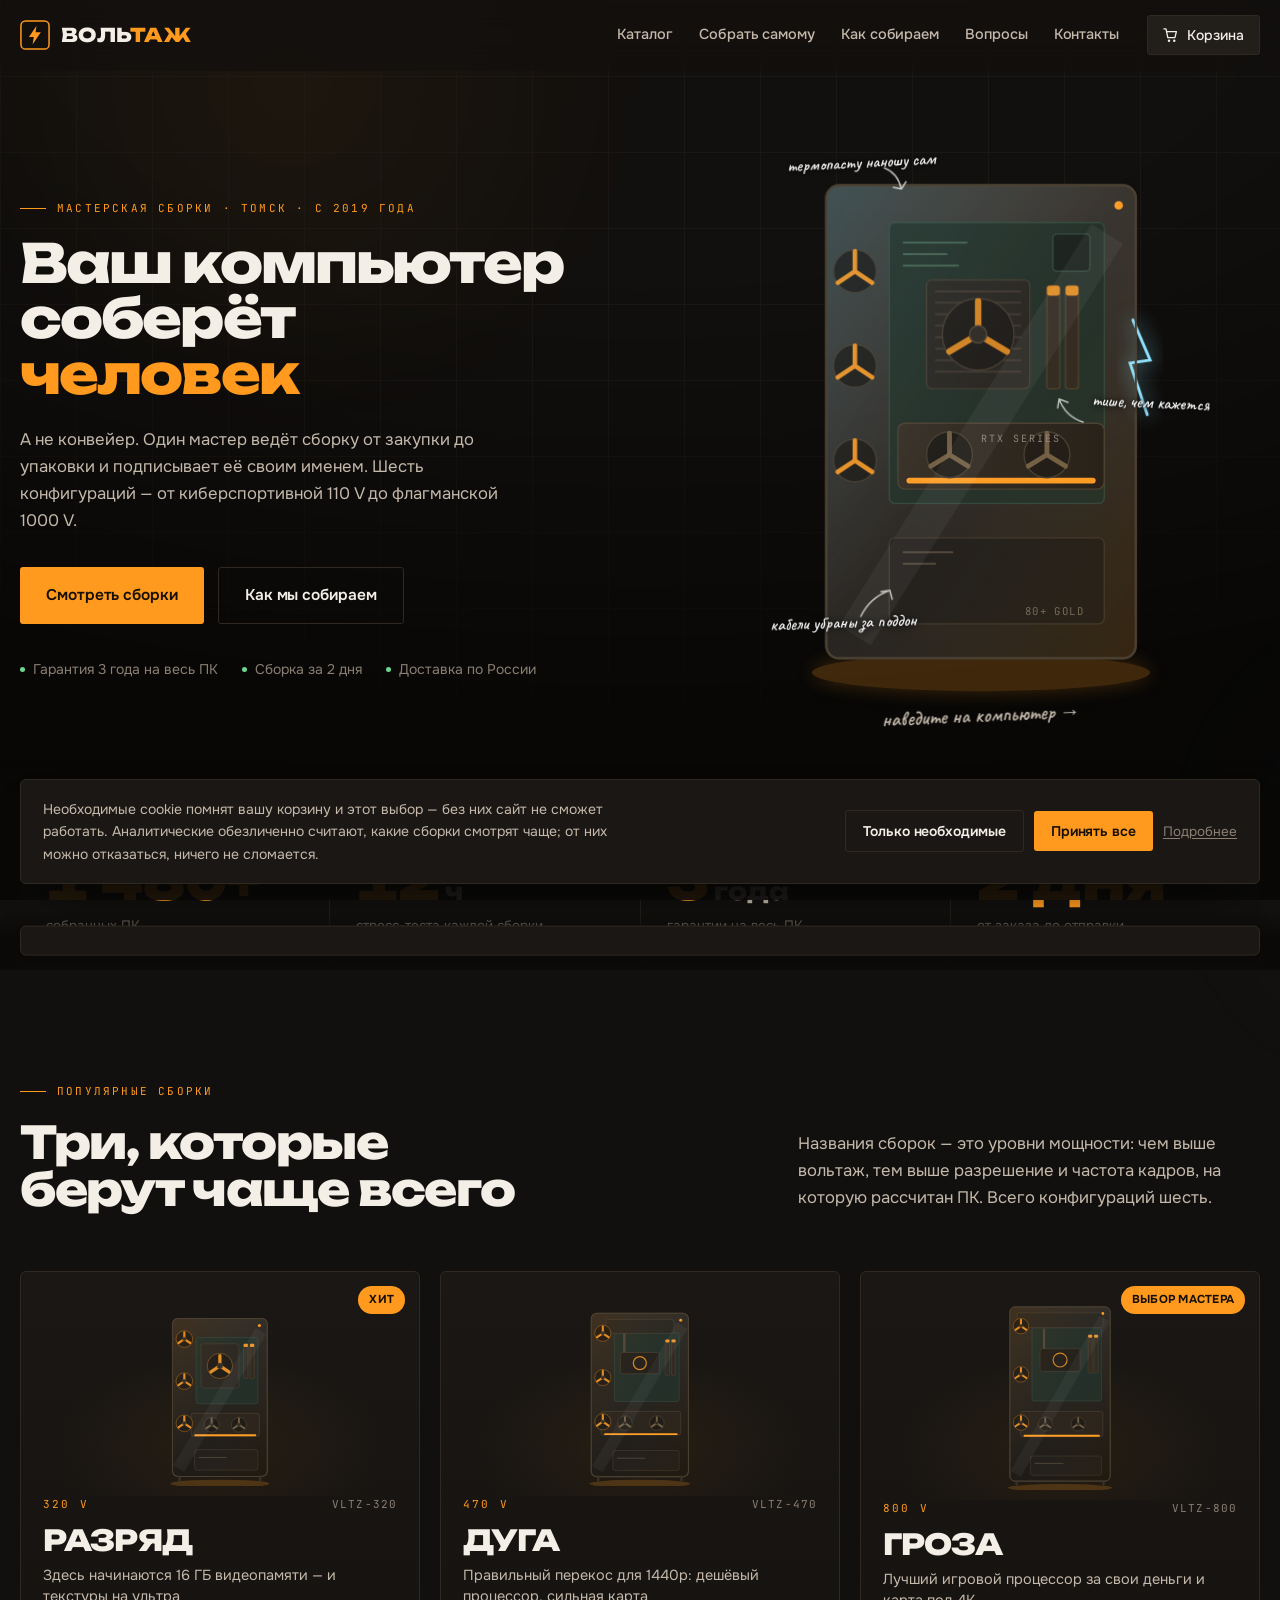
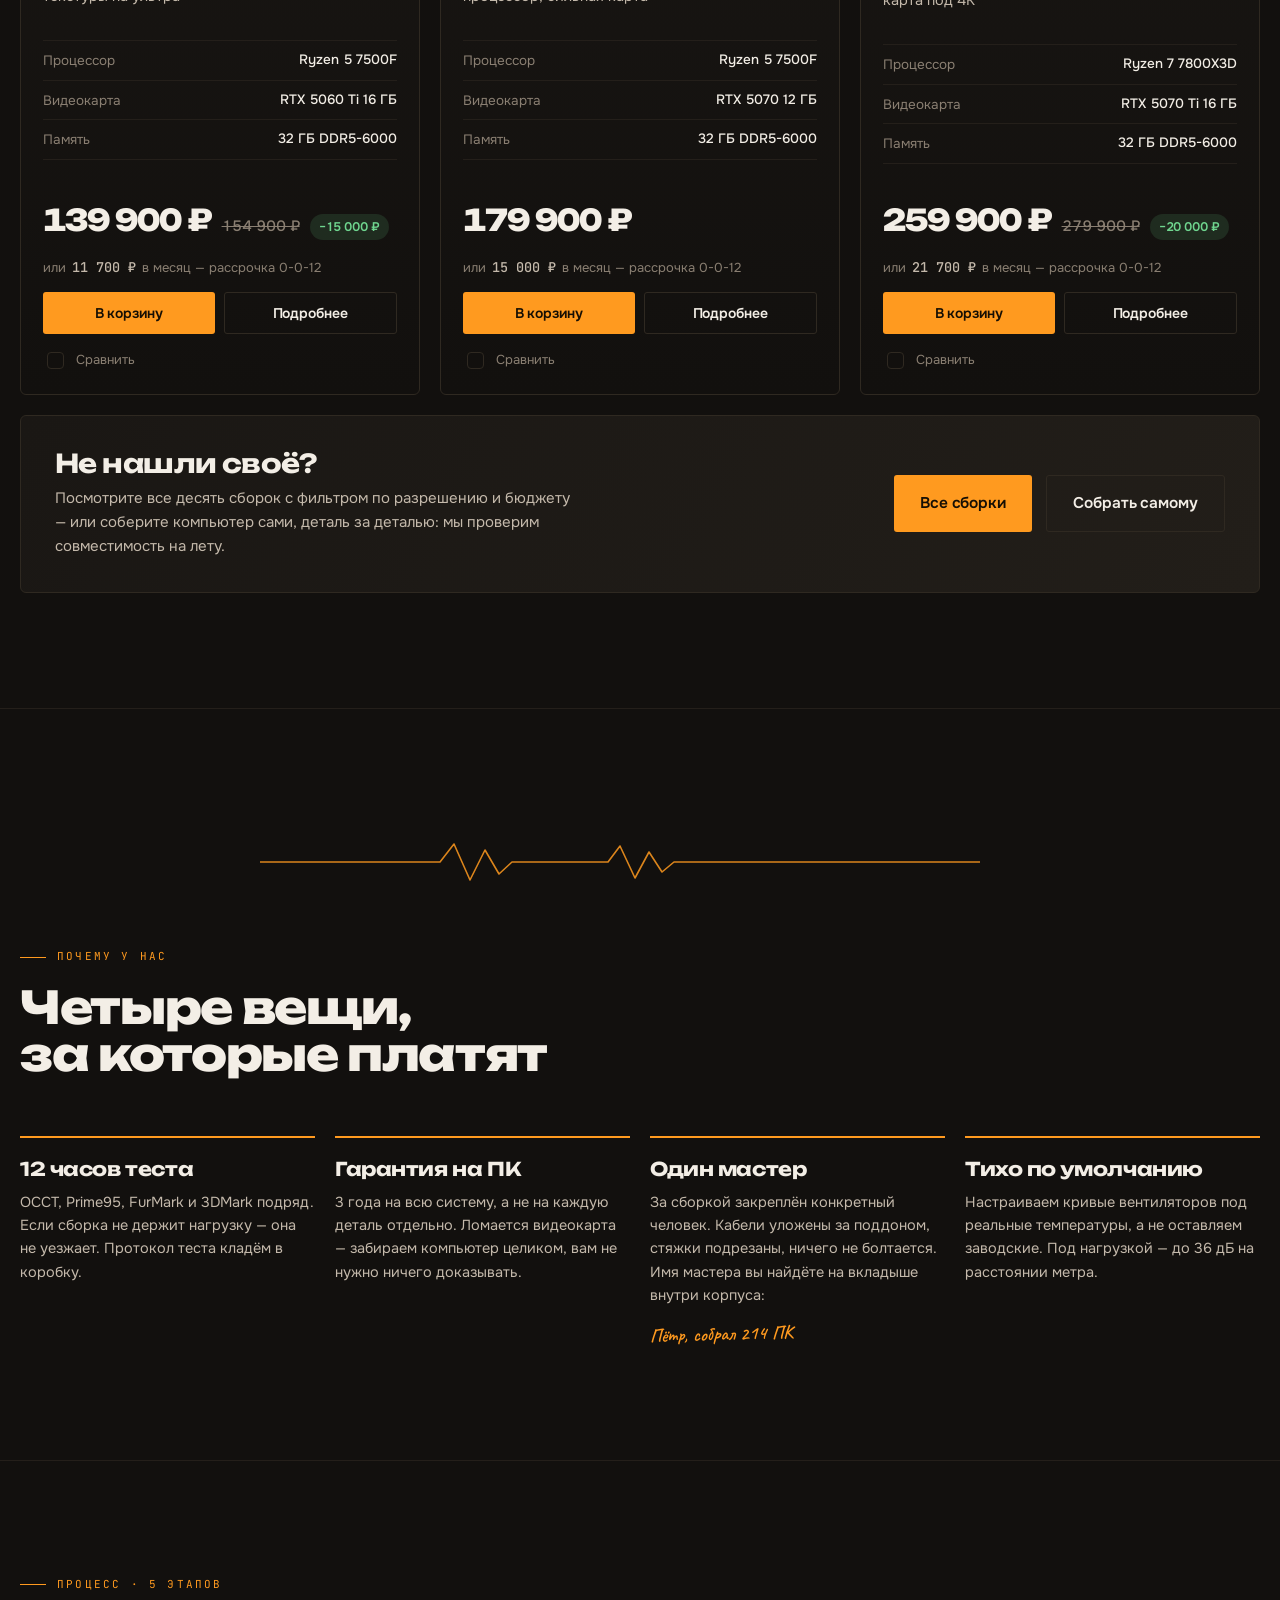
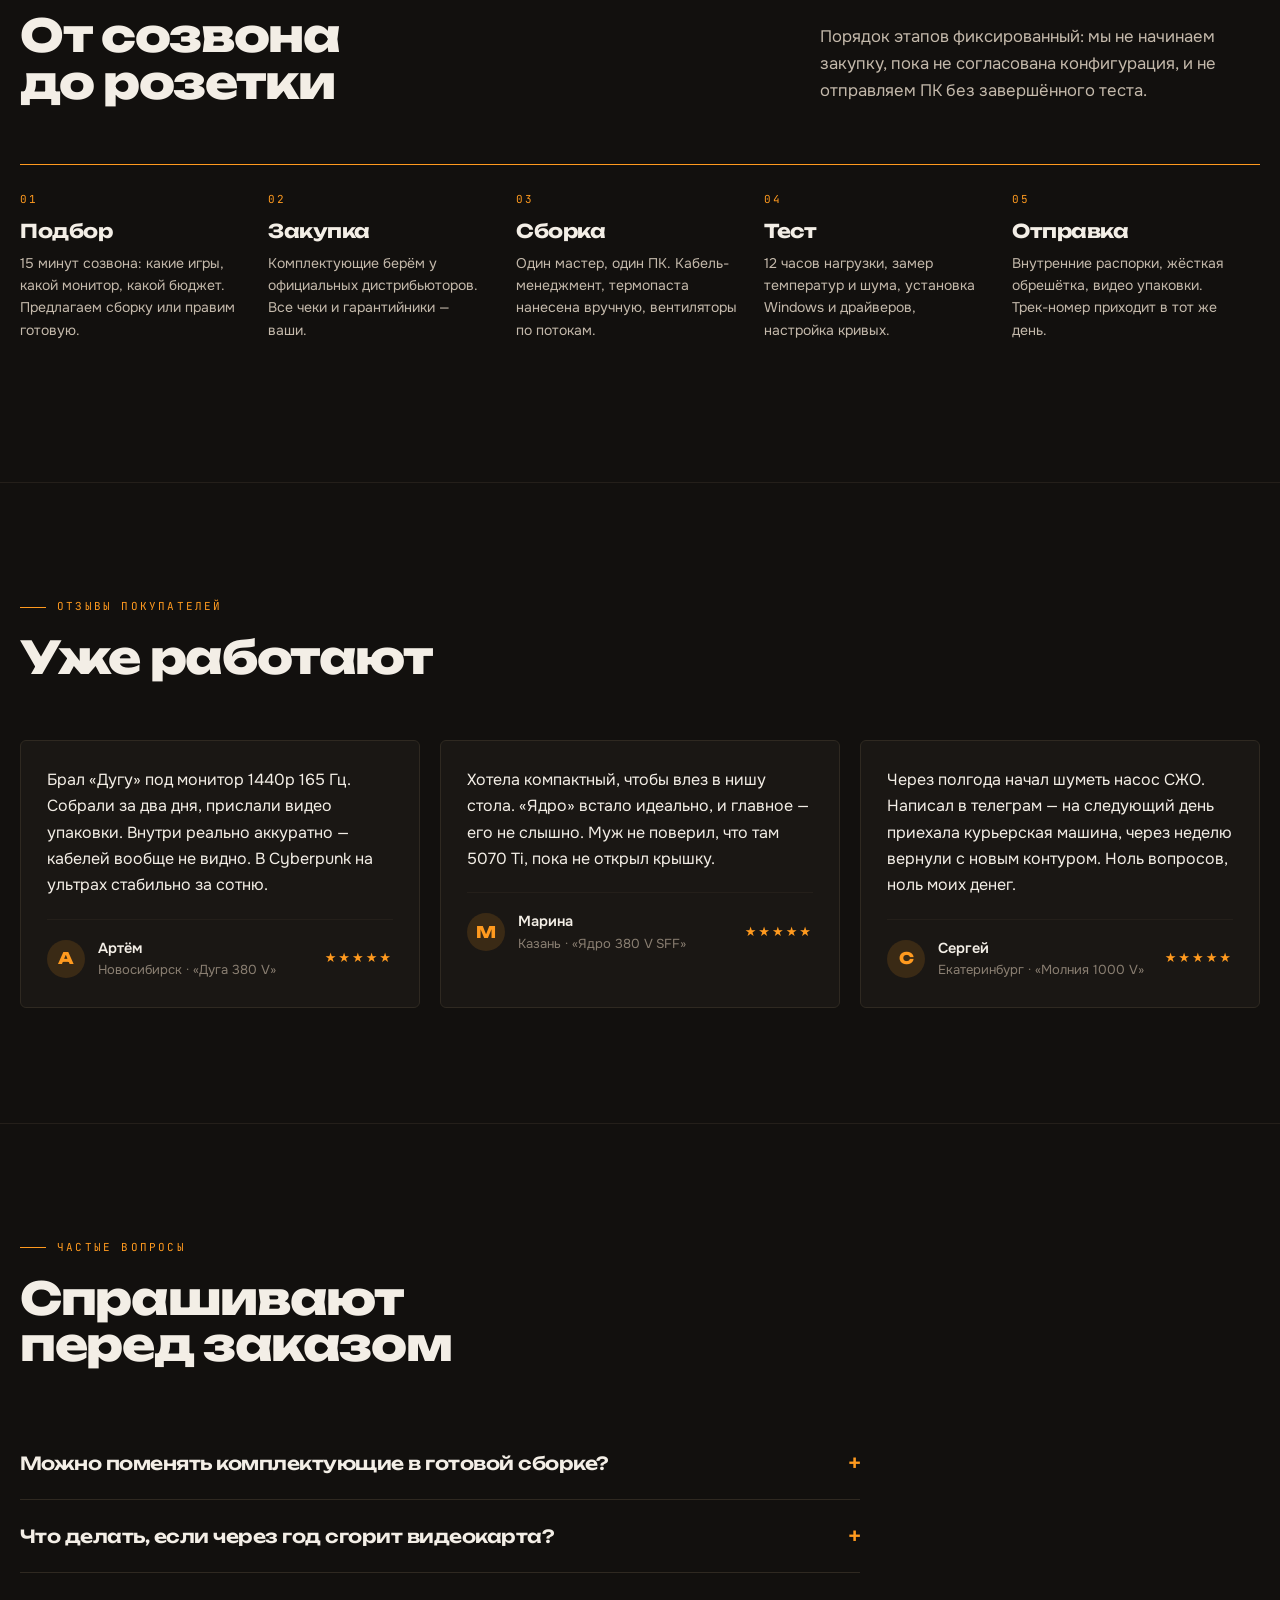
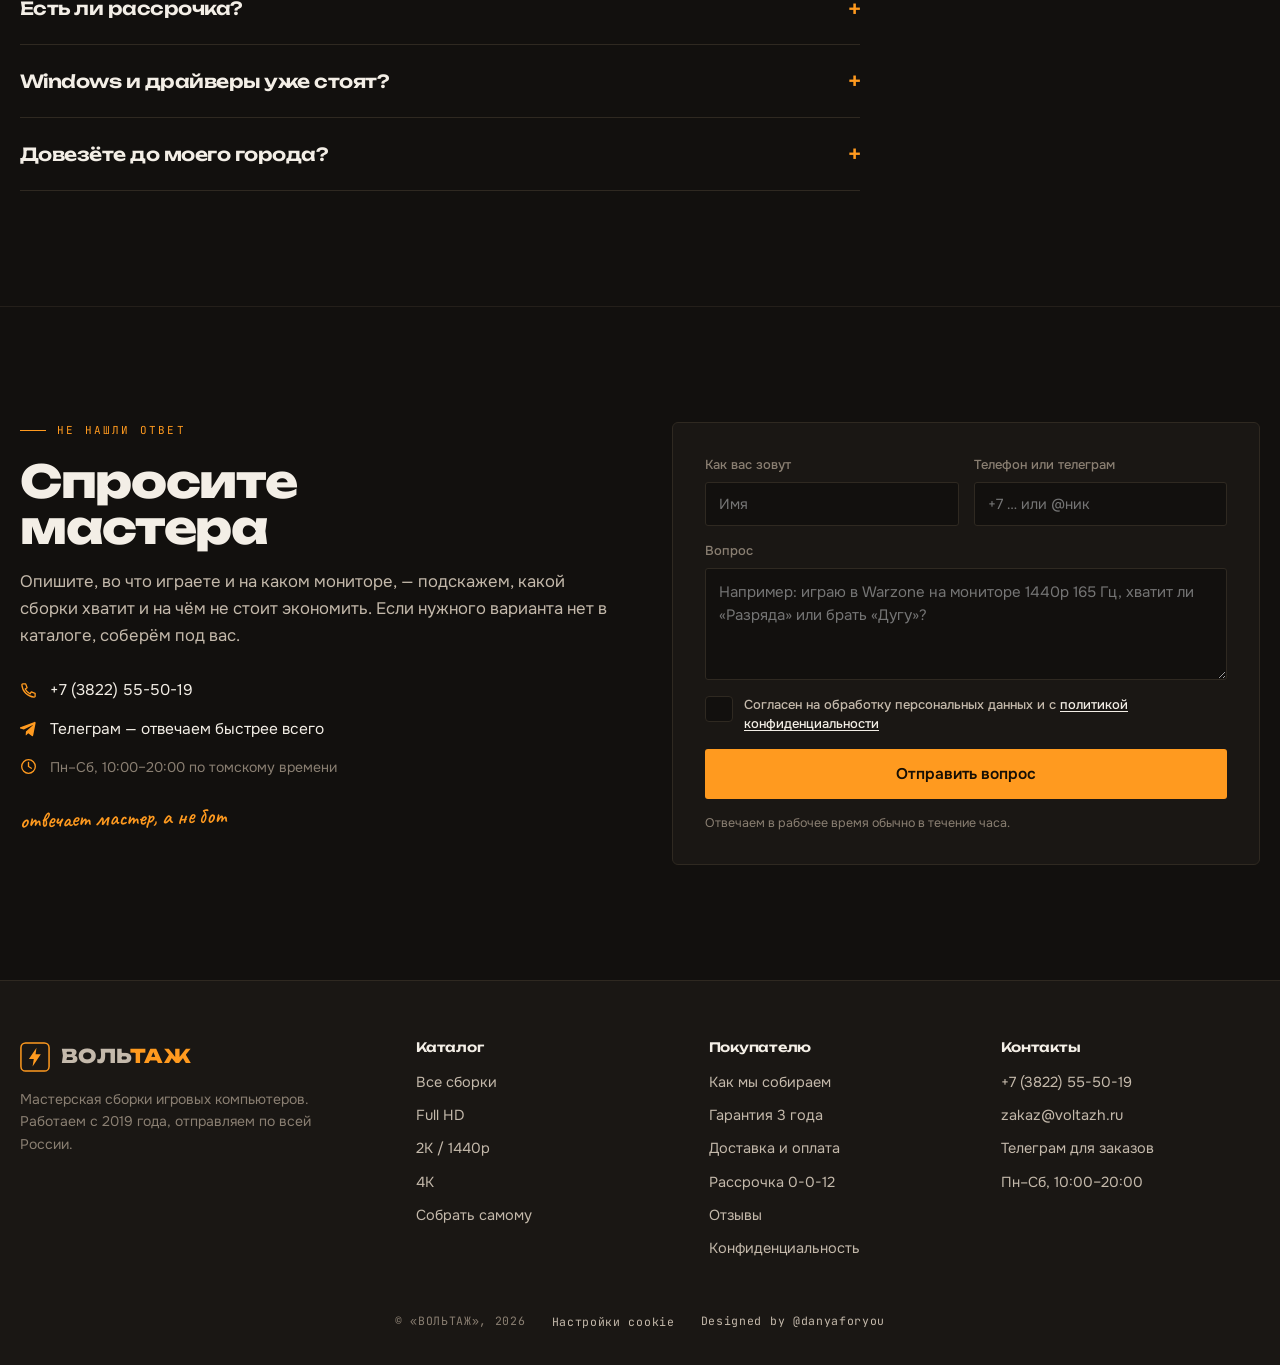
<file: index.html>
<!doctype html>
<html lang="ru">
<head>
<meta charset="utf-8">
<meta name="viewport" content="width=device-width, initial-scale=1">
<title>Вольтаж — сборка игровых ПК в Томске</title>
<meta name="description" content="Мастерская сборки игровых компьютеров: десять готовых конфигураций, гарантия 3 года на весь ПК, 12 часов стресс-теста.">
<link rel="canonical" href="https://danya4you.github.io/voltazh/">
<link rel="icon" href="favicon.svg" type="image/svg+xml">
<meta name="theme-color" content="#12100E">

<meta property="og:type" content="website">
<meta property="og:site_name" content="ВОЛЬТАЖ">
<meta property="og:locale" content="ru_RU">
<meta property="og:url" content="https://danya4you.github.io/voltazh/">
<meta property="og:title" content="Вольтаж — ваш компьютер соберёт человек">
<meta property="og:description" content="Мастерская сборки игровых компьютеров: десять готовых конфигураций, гарантия 3 года на весь ПК, 12 часов стресс-теста.">
<meta property="og:image" content="https://danya4you.github.io/voltazh/og-image.png">
<meta property="og:image:width" content="1731">
<meta property="og:image:height" content="909">
<meta property="og:image:alt" content="Игровой компьютер ВОЛЬТАЖ и слоган: ваш компьютер соберёт человек">

<meta name="twitter:card" content="summary_large_image">
<meta name="twitter:title" content="Вольтаж — ваш компьютер соберёт человек">
<meta name="twitter:description" content="Мастерская сборки игровых компьютеров: десять готовых конфигураций, гарантия 3 года на весь ПК, 12 часов стресс-теста.">
<meta name="twitter:image" content="https://danya4you.github.io/voltazh/og-image.png">
<link rel="preconnect" href="https://fonts.googleapis.com">
<link rel="preconnect" href="https://fonts.gstatic.com" crossorigin>
<link rel="preload" as="style" href="https://fonts.googleapis.com/css2?family=Caveat:wght@600&family=JetBrains+Mono:wght@400;500;700&family=Onest:wght@400;500;600;700&family=Unbounded:wght@600;700;800&display=swap">
<link rel="stylesheet" href="https://fonts.googleapis.com/css2?family=Caveat:wght@600&family=JetBrains+Mono:wght@400;500;700&family=Onest:wght@400;500;600;700&family=Unbounded:wght@600;700;800&display=swap" media="print" onload="this.media='all'">
<noscript><link rel="stylesheet" href="https://fonts.googleapis.com/css2?family=Caveat:wght@600&family=JetBrains+Mono:wght@400;500;700&family=Onest:wght@400;500;600;700&family=Unbounded:wght@600;700;800&display=swap"></noscript>
<link rel="stylesheet" href="assets/style.css?v=19705016">
</head>
<body>
<div class="bg" aria-hidden="true">
  <div class="bg__glow"></div>
  <div class="bg__grid"></div>
  <div class="bg__vig"></div>
</div>
<div class="cursor-glow" id="cursorGlow" aria-hidden="true"></div>
<div class="page-veil" aria-hidden="true"></div>

<!-- вольтметровая рейка -->
<aside class="rail" id="rail" aria-hidden="true">
  <div class="rail__track"><div class="rail__fill"></div><div class="rail__head"></div></div>
  <div class="rail__read"><small>напряжение</small><span id="railRead">0 V</span></div>
</aside>

<!-- ================= ШАПКА ================= -->
<header class="top" id="top">
  <div class="shell top__in">
    <a class="logo" href="index.html" aria-label="Вольтаж — на главную">
      <svg class="logo__mark" viewBox="0 0 32 32" fill="none" aria-hidden="true">
        <rect x="1" y="1" width="30" height="30" rx="5" stroke="#FF9A1F" stroke-width="1.6"/>
        <path d="M17.6 6 9.5 18.2h5.2L13.4 26l8.8-13H16.6L17.6 6Z" fill="#FF9A1F"/>
      </svg>
      <span class="logo__txt">Воль<b>таж</b></span>
    </a>
    <nav class="nav" id="nav">
      <a href="catalog.html" data-page="catalog">Каталог</a>
      <a href="configurator.html" data-page="configurator">Собрать самому</a>
      <a href="index.html#how">Как собираем</a>
      <a href="index.html#faq">Вопросы</a>
      <a href="index.html#ask">Контакты</a>
    </nav>
    <button class="cart-btn" id="cartOpen" aria-label="Открыть корзину">
      <svg width="15" height="15" viewBox="0 0 16 16" fill="none" aria-hidden="true">
        <path d="M1 1h2.2l1.9 9.2h7.6l1.6-6.4H4.4" stroke="currentColor" stroke-width="1.4" stroke-linecap="round" stroke-linejoin="round"/>
        <circle cx="6.4" cy="13.6" r="1.3" fill="currentColor"/><circle cx="12" cy="13.6" r="1.3" fill="currentColor"/>
      </svg>
      Корзина <span class="cart-btn__n" id="cartN" data-zero>0</span>
    </button>
    <button class="burger" id="burger" aria-label="Меню" aria-expanded="false" aria-controls="nav">
      <span></span><span></span><span></span>
    </button>
  </div>
</header>

<main id="content">
<!-- ================= ГЕРОЙ ================= -->
<section class="hero band--flush" id="hero">
  <div class="shell hero__in">
    <div>
      <div class="eyebrow">Мастерская сборки · Томск · с 2019 года</div>
      <h1>Ваш компьютер<br>соберёт<br><em>человек</em></h1>
      <p class="hero__sub">А не конвейер. Один мастер ведёт сборку от закупки до упаковки и подписывает её своим именем. Шесть конфигураций — от киберспортивной 110 V до флагманской 1000 V.</p>
      <div class="hero__cta">
        <a class="btn" href="catalog.html">Смотреть сборки</a>
        <a class="btn btn--ghost" href="#how">Как мы собираем</a>
      </div>
      <div class="hero__meta">
        <span>Гарантия 3 года на весь ПК</span>
        <span>Сборка за 2 дня</span>
        <span>Доставка по России</span>
      </div>
    </div>
    <div class="hero__art">
      <div class="hero__stage">
      <svg viewBox="0 0 300 380" fill="none" role="img" aria-label="Игровой компьютер в корпусе со стеклянной боковиной">
        <defs>
          <linearGradient id="hGlass" x1="0" y1="0" x2="1" y2="1">
            <stop offset="0" stop-color="#8FE3FF" stop-opacity=".13"/>
            <stop offset=".5" stop-color="#FFFFFF" stop-opacity=".04"/>
            <stop offset="1" stop-color="#FF9A1F" stop-opacity=".07"/>
          </linearGradient>
          <linearGradient id="hCase" x1="0" y1="0" x2="0" y2="1">
            <stop offset="0" stop-color="#2A251F"/><stop offset="1" stop-color="#171410"/>
          </linearGradient>
          <linearGradient id="hGpu" x1="0" y1="0" x2="1" y2="0">
            <stop offset="0" stop-color="#31291F"/><stop offset="1" stop-color="#1E1913"/>
          </linearGradient>
          <filter id="hGlow" x="-60%" y="-60%" width="220%" height="220%">
            <feGaussianBlur stdDeviation="7" result="b"/><feMerge><feMergeNode in="b"/><feMergeNode in="SourceGraphic"/></feMerge>
          </filter>
        </defs>

        <!-- свечение под корпусом -->
        <ellipse class="pulse floor" cx="150" cy="366" rx="118" ry="13" fill="#FF9A1F" opacity=".22" filter="url(#hGlow)"/>

        <!-- корпус -->
        <g class="part" style="--dy:34px; animation-delay:.05s; --ex:-30px; --ey:34px; --er:-8deg; --rd:0s">
          <rect x="42" y="26" width="216" height="330" rx="9" fill="url(#hCase)" stroke="#3A3227" stroke-width="1.5"/>
          <rect x="42" y="26" width="216" height="330" rx="9" fill="url(#hGlass)"/>
          <circle class="led" cx="246" cy="40" r="3" fill="#FF9A1F"/>
        </g>

        <!-- материнская плата -->
        <g class="part" style="--dx:-70px; --rot:-7deg; animation-delay:.28s; --ex:-96px; --ey:-58px; --er:-24deg; --rd:.42s">
          <rect x="86" y="52" width="150" height="196" rx="4" fill="#1D2A22" stroke="#2E4438" stroke-width="1"/>
          <path d="M96 66h44M96 74h30M96 82h38" stroke="#3E5A4A" stroke-width="1.4" stroke-linecap="round"/>
          <rect x="200" y="60" width="26" height="26" rx="3" fill="#141B17" stroke="#2E4438"/>
        </g>

        <!-- оперативная память -->
        <g class="part" style="--dy:-70px; animation-delay:.46s; --ex:78px; --ey:-104px; --er:38deg; --rd:1.26s">
          <rect x="196" y="96" width="9" height="72" rx="2" fill="#2C241B" stroke="#4A3A26"/>
          <rect x="209" y="96" width="9" height="72" rx="2" fill="#2C241B" stroke="#4A3A26"/>
          <rect x="196" y="96" width="9" height="7" rx="2" fill="#FF9A1F" opacity=".85"/>
          <rect x="209" y="96" width="9" height="7" rx="2" fill="#FF9A1F" opacity=".85"/>
        </g>

        <!-- башенный кулер -->
        <g class="part" style="--dy:-90px; animation-delay:.6s; --ex:-14px; --ey:-142px; --er:-18deg; --rd:.84s">
          <rect x="112" y="92" width="72" height="76" rx="4" fill="#23201B" stroke="#3E362B"/>
          <path d="M118 100h60M118 108h60M118 116h60M118 124h60M118 132h60M118 140h60M118 148h60M118 156h60" stroke="#3A3229" stroke-width="1.4"/>
          <g class="fan fan--slow">
            <circle cx="148" cy="130" r="25" fill="#181511" stroke="#3E362B"/>
            <path d="M148 130 148 107M148 130 168 142M148 130 128 142" stroke="#FF9A1F" stroke-width="4.5" stroke-linecap="round" opacity=".8"/>
          </g>
          <circle cx="148" cy="130" r="6" fill="#2A241D" stroke="#4A4034"/>
        </g>

        <!-- видеокарта -->
        <g class="part" style="--dx:80px; --rot:6deg; animation-delay:.78s; --ex:112px; --ey:26px; --er:22deg; --rd:1.68s">
          <rect x="92" y="192" width="144" height="46" rx="5" fill="url(#hGpu)" stroke="#453A2C"/>
          <rect x="98" y="230" width="132" height="4" rx="2" fill="#FF9A1F" class="pulse"/>
          <g class="fan"><circle cx="128" cy="214" r="16" fill="#191510" stroke="#3E362B"/>
            <path d="M128 214 128 199M128 214 141 222M128 214 115 222" stroke="#6E5A3E" stroke-width="3.4" stroke-linecap="round"/></g>
          <g class="fan fan--rev"><circle cx="196" cy="214" r="16" fill="#191510" stroke="#3E362B"/>
            <path d="M196 214 196 199M196 214 209 222M196 214 183 222" stroke="#6E5A3E" stroke-width="3.4" stroke-linecap="round"/></g>
          <text x="150" y="205" font-family="JetBrains Mono, monospace" font-size="7" fill="#8A7F72" letter-spacing="1.4">RTX SERIES</text>
        </g>

        <!-- блок питания -->
        <g class="part" style="--dy:80px; animation-delay:.94s; --ex:-108px; --ey:78px; --er:-30deg; --rd:2.1s">
          <rect x="86" y="272" width="150" height="60" rx="4" fill="#1C1915" stroke="#3A3227"/>
          <path d="M96 282h34M96 290h22" stroke="#4A4034" stroke-width="1.4" stroke-linecap="round"/>
          <text x="222" y="326" text-anchor="end" font-family="JetBrains Mono, monospace" font-size="7.5" fill="#6E6357" letter-spacing="1">80+ GOLD</text>
        </g>

        <!-- фронтальные вентиляторы -->
        <g class="part" style="--dx:-60px; animation-delay:1.08s; --ex:-124px; --ey:-14px; --er:-42deg; --rd:2.52s">
          <g class="fan"><circle cx="62" cy="86" r="15" fill="#181511" stroke="#3E362B"/>
            <path d="M62 86 62 72M62 86 74 94M62 86 50 94" stroke="#FF9A1F" stroke-width="3.2" stroke-linecap="round" opacity=".9"/></g>
          <g class="fan fan--slow"><circle cx="62" cy="152" r="15" fill="#181511" stroke="#3E362B"/>
            <path d="M62 152 62 138M62 152 74 160M62 152 50 160" stroke="#FF9A1F" stroke-width="3.2" stroke-linecap="round" opacity=".9"/></g>
          <g class="fan"><circle cx="62" cy="218" r="15" fill="#181511" stroke="#3E362B"/>
            <path d="M62 218 62 204M62 218 74 226M62 218 50 226" stroke="#FF9A1F" stroke-width="3.2" stroke-linecap="round" opacity=".9"/></g>
        </g>

        <!-- дуга разряда -->
        <path class="arc" d="M256 120 268 148 254 150 266 186" stroke="#8FE3FF" stroke-width="2" stroke-linecap="round" fill="none" filter="url(#hGlow)"/>

        <!-- стеклянная боковина поверх -->
        <g class="part" style="--sc:1.05; --dy:0px; animation-delay:1.22s; --ex:96px; --ey:96px; --er:16deg; --rd:2.94s">
          <rect x="42" y="26" width="216" height="330" rx="9" fill="url(#hGlass)" stroke="#4B4133" stroke-width="1.5"/>
          <path d="M62 340 238 60" stroke="#FFFFFF" stroke-opacity=".05" stroke-width="26"/>
        </g>

        <!-- слои сценария: искры → вспышка → дым -->
        <g class="sparks" stroke="#FFD08A" stroke-width="2.2" stroke-linecap="round"
           stroke-linejoin="round" fill="none" filter="url(#hGlow)">
          <path d="M98 148 L108 162 L98 165 L107 180"/>
          <path d="M214 194 L204 208 L214 211 L205 226"/>
          <path d="M130 266 L140 280 L130 283 L139 298"/>
          <path d="M188 92 L178 106 L188 109 L179 124"/>
          <circle cx="107" cy="180" r="2.6" fill="#FFD08A" stroke="none"/>
          <circle cx="205" cy="226" r="2.2" fill="#FFD08A" stroke="none"/>
        </g>

        <circle class="flash" cx="150" cy="190" r="58" fill="#FFE3B0" filter="url(#hGlow)"/>

        <g class="smoke" fill="#7A6E60">
          <circle cx="120" cy="300" r="17" style="--sx:-26px"/>
          <circle cx="162" cy="312" r="21" style="--sx:16px"/>
          <circle cx="196" cy="294" r="14" style="--sx:34px"/>
          <circle cx="142" cy="284" r="12" style="--sx:-8px"/>
        </g>
      </svg>

        <span class="note note--1">термопасту наношу сам
          <svg viewBox="0 0 40 32" aria-hidden="true"><path d="M2 1c9 4 14 11 16 22M18 23l5-7M18 23l-8-2"/></svg>
        </span>
        <span class="note note--2">тише, чем кажется
          <svg viewBox="0 0 40 32" aria-hidden="true"><path d="M38 30C27 27 18 20 13 8M13 8l9 3M13 8l-1 9"/></svg>
        </span>
        <span class="note note--3">кабели убраны за поддон
          <svg viewBox="0 0 40 32" aria-hidden="true"><path d="M1 30c7-13 17-21 30-25M31 5l-9 1M31 5l2 9"/></svg>
        </span>
      </div>
      <span class="hero__hint">наведите на компьютер →</span>
    </div>
  </div>
</section>

<!-- ================= ЦИФРЫ ================= -->
<div class="shell">
  <div class="stats rise">
    <div class="stat"><div class="stat__n" data-count="1480" data-suffix="+">0</div><div class="stat__l">собранных ПК</div></div>
    <div class="stat"><div class="stat__n" data-count="12">0<small>ч</small></div><div class="stat__l">стресс-теста каждой сборки</div></div>
    <div class="stat"><div class="stat__n" data-count="3">0<small>года</small></div><div class="stat__l">гарантии на весь ПК</div></div>
    <div class="stat"><div class="stat__n" data-count="0" data-static="2 дня">2 дня</div><div class="stat__l">от заказа до отправки</div></div>
  </div>
</div>

<!-- ================= ПОПУЛЯРНЫЕ СБОРКИ ================= -->
<section class="band" id="catalog">
  <div class="shell">
    <div class="head head--split rise">
      <div>
        <div class="eyebrow">Популярные сборки</div>
        <h2>Три, которые<br>берут чаще всего</h2>
      </div>
      <p class="lead" style="max-width:42ch">Названия сборок — это уровни мощности: чем выше вольтаж, тем выше разрешение и частота кадров, на которую рассчитан ПК. Всего конфигураций шесть.</p>
    </div>

    <div class="grid" id="grid" data-only="razryad,duga,groza"></div>

    <div class="cta-card rise" style="margin-top:20px">
      <div>
        <h3>Не нашли своё?</h3>
        <p>Посмотрите все десять сборок с фильтром по разрешению и бюджету — или соберите компьютер сами, деталь за деталью: мы проверим совместимость на лету.</p>
      </div>
      <div class="hero__cta" style="margin:0">
        <a class="btn" href="catalog.html">Все сборки</a>
        <a class="btn btn--ghost" href="configurator.html">Собрать самому</a>
      </div>
    </div>
  </div>
</section>
<!-- ================= ПОЧЕМУ МЫ ================= -->
<section class="band" id="why">
  <div class="shell">
    <div class="bolt rise" id="bolt">
      <svg viewBox="0 0 760 60" fill="none" aria-hidden="true">
        <path d="M0 30h180l14-18 16 36 15-30 14 24 13-12h96l12-16 15 32 14-26 13 20 12-10h306" stroke="#FF9A1F" stroke-width="1.6" stroke-linejoin="round"/>
      </svg>
    </div>
    <div class="head rise" style="margin-top:56px">
      <div class="eyebrow">Почему у нас</div>
      <h2>Четыре вещи,<br>за которые платят</h2>
    </div>
    <div class="feats">
      <div class="feat rise"><h3>12 часов теста</h3><p>OCCT, Prime95, FurMark и 3DMark подряд. Если сборка не держит нагрузку — она не уезжает. Протокол теста кладём в коробку.</p></div>
      <div class="feat rise" data-d="1"><h3>Гарантия на ПК</h3><p>3 года на всю систему, а не на каждую деталь отдельно. Ломается видеокарта — забираем компьютер целиком, вам не нужно ничего доказывать.</p></div>
      <div class="feat rise" data-d="2"><h3>Один мастер</h3><p>За сборкой закреплён конкретный человек. Кабели уложены за поддоном, стяжки подрезаны, ничего не болтается. Имя мастера вы найдёте на вкладыше внутри корпуса:</p><span class="hand">Пётр, собрал 214 ПК</span></div>
      <div class="feat rise" data-d="3"><h3>Тихо по умолчанию</h3><p>Настраиваем кривые вентиляторов под реальные температуры, а не оставляем заводские. Под нагрузкой — до 36 дБ на расстоянии метра.</p></div>
    </div>
  </div>
</section>

<!-- ================= КАК СОБИРАЕМ ================= -->
<section class="band" id="how">
  <div class="shell">
    <div class="head head--split rise">
      <div>
        <div class="eyebrow">Процесс · 5 этапов</div>
        <h2>От созвона<br>до розетки</h2>
      </div>
      <p class="lead" style="max-width:40ch">Порядок этапов фиксированный: мы не начинаем закупку, пока не согласована конфигурация, и не отправляем ПК без завершённого теста.</p>
    </div>
    <div class="steps">
      <div class="step rise"><div class="step__n">01</div><h3>Подбор</h3><p>15 минут созвона: какие игры, какой монитор, какой бюджет. Предлагаем сборку или правим готовую.</p></div>
      <div class="step rise" data-d="1"><div class="step__n">02</div><h3>Закупка</h3><p>Комплектующие берём у официальных дистрибьюторов. Все чеки и гарантийники — ваши.</p></div>
      <div class="step rise" data-d="2"><div class="step__n">03</div><h3>Сборка</h3><p>Один мастер, один ПК. Кабель-менеджмент, термопаста нанесена вручную, вентиляторы по потокам.</p></div>
      <div class="step rise" data-d="3"><div class="step__n">04</div><h3>Тест</h3><p>12 часов нагрузки, замер температур и шума, установка Windows и драйверов, настройка кривых.</p></div>
      <div class="step rise" data-d="4"><div class="step__n">05</div><h3>Отправка</h3><p>Внутренние распорки, жёсткая обрешётка, видео упаковки. Трек-номер приходит в тот же день.</p></div>
    </div>
  </div>
</section>

<!-- ================= ОТЗЫВЫ ================= -->
<section class="band" id="reviews">
  <div class="shell">
    <div class="head rise">
      <div class="eyebrow">Отзывы покупателей</div>
      <h2>Уже работают</h2>
    </div>
    <div class="revs">
      <div class="rev rise">
        <p class="rev__q">Брал «Дугу» под монитор 1440p 165 Гц. Собрали за два дня, прислали видео упаковки. Внутри реально аккуратно — кабелей вообще не видно. В Cyberpunk на ультрах стабильно за сотню.</p>
        <div class="rev__w"><div class="rev__av">А</div><div><div class="rev__n">Артём</div><div class="rev__c">Новосибирск · «Дуга 380 V»</div></div><div class="rev__s">★★★★★</div></div>
      </div>
      <div class="rev rise" data-d="1">
        <p class="rev__q">Хотела компактный, чтобы влез в нишу стола. «Ядро» встало идеально, и главное — его не слышно. Муж не поверил, что там 5070 Ti, пока не открыл крышку.</p>
        <div class="rev__w"><div class="rev__av">М</div><div><div class="rev__n">Марина</div><div class="rev__c">Казань · «Ядро 380 V SFF»</div></div><div class="rev__s">★★★★★</div></div>
      </div>
      <div class="rev rise" data-d="2">
        <p class="rev__q">Через полгода начал шуметь насос СЖО. Написал в телеграм — на следующий день приехала курьерская машина, через неделю вернули с новым контуром. Ноль вопросов, ноль моих денег.</p>
        <div class="rev__w"><div class="rev__av">С</div><div><div class="rev__n">Сергей</div><div class="rev__c">Екатеринбург · «Молния 1000 V»</div></div><div class="rev__s">★★★★★</div></div>
      </div>
    </div>
  </div>
</section>

<!-- ================= FAQ ================= -->
<section class="band" id="faq">
  <div class="shell">
    <div class="head rise">
      <div class="eyebrow">Частые вопросы</div>
      <h2>Спрашивают<br>перед заказом</h2>
    </div>
    <div class="faq">
      <details class="q rise"><summary>Можно поменять комплектующие в готовой сборке?</summary><div class="q__a">Да. Любую сборку из каталога мы правим под вас: другая видеокарта, больше памяти, второй SSD, корпус белого цвета. Пересчитываем цену на созвоне и присылаем итоговую спецификацию в PDF до оплаты.</div></details>
      <details class="q rise" data-d="1"><summary>Что делать, если через год сгорит видеокарта?</summary><div class="q__a">Написать нам в телеграм. Мы забираем компьютер целиком за свой счёт, разбираемся сами и возвращаем рабочим. Вам не нужно определять, какая деталь виновата, и общаться с производителем — это наша работа на все 3 года.</div></details>
      <details class="q rise" data-d="2"><summary>Есть ли рассрочка?</summary><div class="q__a">Да, 0-0-12 через банк-партнёр: без первого взноса и переплаты, до 12 месяцев. Оформляется онлайн за 10 минут, решение приходит сразу. Также работаем по счёту для юрлиц с НДС.</div></details>
      <details class="q rise" data-d="3"><summary>Windows и драйверы уже стоят?</summary><div class="q__a">Стоит активированная Windows 11 Pro, все актуальные драйверы и ничего лишнего: без пробных антивирусов, тулбаров и «оптимизаторов». По запросу вместо неё поставим Linux или отдадим ПК с чистым накопителем и скидкой.</div></details>
      <details class="q rise" data-d="4"><summary>Довезёте до моего города?</summary><div class="q__a">Доставляем по всей России транспортными компаниями в жёсткой обрешётке — доставка бесплатна при заказе от 150 000 ₽. По Томску привозим сами и при желании подключаем на месте. Внутри корпуса ставим распорки, видеокарту на время перевозки снимаем и упаковываем отдельно.</div></details>
    </div>
  </div>
</section>

<!-- ================= ОСТАЛИСЬ ВОПРОСЫ ================= -->
<section class="band" id="ask">
  <div class="shell ask">
    <div class="ask__side rise">
      <div class="eyebrow">Не нашли ответ</div>
      <h2>Спросите<br>мастера</h2>
      <p class="lead">Опишите, во что играете и на каком мониторе, — подскажем, какой сборки хватит и на чём не стоит экономить. Если нужного варианта нет в каталоге, соберём под вас.</p>

      <ul class="ask__contacts">
        <li>
          <svg viewBox="0 0 18 18" fill="none" aria-hidden="true"><path d="M3 2h3l1.5 4-2 1.4a11 11 0 0 0 5.1 5.1L12 10.5l4 1.5v3a1 1 0 0 1-1.1 1A14 14 0 0 1 2 3.1 1 1 0 0 1 3 2Z" stroke="currentColor" stroke-width="1.4" stroke-linejoin="round"/></svg>
          <a href="tel:+73822555019">+7 (3822) 55-50-19</a>
        </li>
        <li>
          <svg viewBox="0 0 18 18" fill="none" aria-hidden="true"><path d="M16.5 2.4 14 15.2c-.2.9-.7 1.1-1.4.7l-3.9-2.9-1.9 1.8c-.2.2-.4.4-.8.4l.3-4 7.3-6.6c.3-.3-.1-.4-.5-.2L4.1 9.1.2 7.9c-.9-.3-.9-.9.2-1.3L15.3 1c.7-.3 1.4.2 1.2 1.4Z" fill="currentColor"/></svg>
          <a href="https://t.me/danyaforyou">Телеграм — отвечаем быстрее всего</a>
        </li>
        <li>
          <svg viewBox="0 0 18 18" fill="none" aria-hidden="true"><circle cx="9" cy="9" r="7.2" stroke="currentColor" stroke-width="1.4"/><path d="M9 4.6V9l3 1.8" stroke="currentColor" stroke-width="1.4" stroke-linecap="round"/></svg>
          <small>Пн–Сб, 10:00–20:00 по томскому времени</small>
        </li>
      </ul>

      <span class="hand">отвечает мастер, а не бот</span>
    </div>

    <form class="ask__form rise" data-d="1" id="askForm" novalidate>
      <div class="ask__row">
        <div class="field">
          <label for="aName">Как вас зовут</label>
          <input id="aName" name="name" autocomplete="name" placeholder="Имя">
          <span class="err">Укажите имя</span>
        </div>
        <div class="field">
          <label for="aContact">Телефон или телеграм</label>
          <input id="aContact" name="contact" autocomplete="tel" placeholder="+7 … или @ник">
          <span class="err">Куда прислать ответ?</span>
        </div>
      </div>
      <div class="field">
        <label for="aText">Вопрос</label>
        <textarea id="aText" name="text" placeholder="Например: играю в Warzone на мониторе 1440p 165 Гц, хватит ли «Разряда» или брать «Дугу»?"></textarea>
        <span class="err">Опишите вопрос хотя бы одним предложением</span>
      </div>
      <div class="field field--agree">
        <label class="agree">
          <input type="checkbox" id="aAgree">
          <span>Согласен на обработку персональных данных и с <a href="policy.html">политикой конфиденциальности</a></span>
        </label>
        <span class="err">Без согласия мы не имеем права принять обращение</span>
      </div>
      <button class="btn btn--wide" type="submit">Отправить вопрос</button>
      <p class="ask__note">Отвечаем в рабочее время обычно в течение часа.</p>
    </form>
  </div>
</section>

</main>

<!-- ================= ФУТЕР ================= -->
<footer class="foot" id="contacts">
  <div class="shell">
    <div class="foot__grid">
      <div>
        <a class="logo" href="index.html" style="margin-bottom:14px">
          <svg class="logo__mark" viewBox="0 0 32 32" fill="none" aria-hidden="true">
            <rect x="1" y="1" width="30" height="30" rx="5" stroke="#FF9A1F" stroke-width="1.6"/>
            <path d="M17.6 6 9.5 18.2h5.2L13.4 26l8.8-13H16.6L17.6 6Z" fill="#FF9A1F"/>
          </svg>
          <span class="logo__txt">Воль<b>таж</b></span>
        </a>
        <p class="foot__note">Мастерская сборки игровых компьютеров. Работаем с 2019 года, отправляем по всей России.</p>
      </div>
      <div>
        <h3>Каталог</h3>
        <ul>
          <li><a href="catalog.html">Все сборки</a></li>
          <li><a href="catalog.html#catalog">Full HD</a></li>
          <li><a href="catalog.html#catalog">2K / 1440p</a></li>
          <li><a href="catalog.html#catalog">4K</a></li>
          <li><a href="configurator.html">Собрать самому</a></li>
        </ul>
      </div>
      <div>
        <h3>Покупателю</h3>
        <ul>
          <li><a href="index.html#how">Как мы собираем</a></li>
          <li><a href="index.html#why">Гарантия 3 года</a></li>
          <li><a href="index.html#faq">Доставка и оплата</a></li>
          <li><a href="index.html#faq">Рассрочка 0-0-12</a></li>
          <li><a href="index.html#reviews">Отзывы</a></li>
          <li><a href="policy.html">Конфиденциальность</a></li>
        </ul>
      </div>
      <div>
        <h3>Контакты</h3>
        <ul>
          <li><a href="tel:+73822555019">+7 (3822) 55-50-19</a></li>
          <li><a href="mailto:zakaz@voltazh.ru">zakaz@voltazh.ru</a></li>
          <li><a href="https://t.me/danyaforyou">Телеграм для заказов</a></li>
          <li><span style="color:var(--ink-2)">Пн–Сб, 10:00–20:00</span></li>
        </ul>
      </div>
    </div>
    <div class="foot__bar">
      <span>© «ВОЛЬТАЖ», 2026</span>
      <button class="foot__cookie" data-cookie-open>Настройки cookie</button>
      <a class="foot__by" href="https://t.me/danyaforyou">Designed by @danyaforyou</a>
    </div>
  </div>
</footer>

<!-- ================= КОРЗИНА ================= -->
<div class="scrim" id="scrim"></div>
<aside class="drawer" id="drawer" role="dialog" aria-modal="true" aria-label="Корзина" aria-hidden="true">
  <div class="drawer__top">
    <h3>Корзина</h3>
    <button class="x" id="cartClose" aria-label="Закрыть корзину">✕</button>
  </div>
  <div class="drawer__body" id="cartBody"></div>
  <div class="drawer__foot" id="cartFoot" hidden></div>
</aside>

<!-- ================= МОДАЛКА ТОВАРА ================= -->
<div class="modal" id="modal" role="dialog" aria-modal="true" aria-hidden="true">
  <button class="x modal__x" id="modalClose" aria-label="Закрыть">✕</button>
  <div class="modal__grid" id="modalGrid"></div>
</div>


<!-- ================= СРАВНЕНИЕ ================= -->
<div class="cmpbar" id="cmpbar" aria-live="polite"><div class="cmpbar__in"></div></div>

<!-- ================= COOKIE ================= -->
<div class="cookie" id="cookie" role="region" aria-label="Использование cookie">
  <div class="cookie__in">
    <p class="cookie__text">Необходимые cookie помнят вашу корзину и этот выбор — без них
      сайт не сможет работать. Аналитические обезличенно считают, какие сборки смотрят чаще;
      от них можно отказаться, ничего не сломается.</p>
    <div class="cookie__acts">
      <button class="btn btn--ghost btn--sm" data-cookie="need">Только необходимые</button>
      <button class="btn btn--sm" data-cookie="all">Принять все</button>
      <a class="cookie__more" href="policy.html#cookies">Подробнее</a>
    </div>
  </div>
</div>
<script src="assets/data.js?v=8f9b0ea5" defer></script>
<script src="assets/app.js?v=c6fa09d2" defer></script>
</body>
</html>
</file>
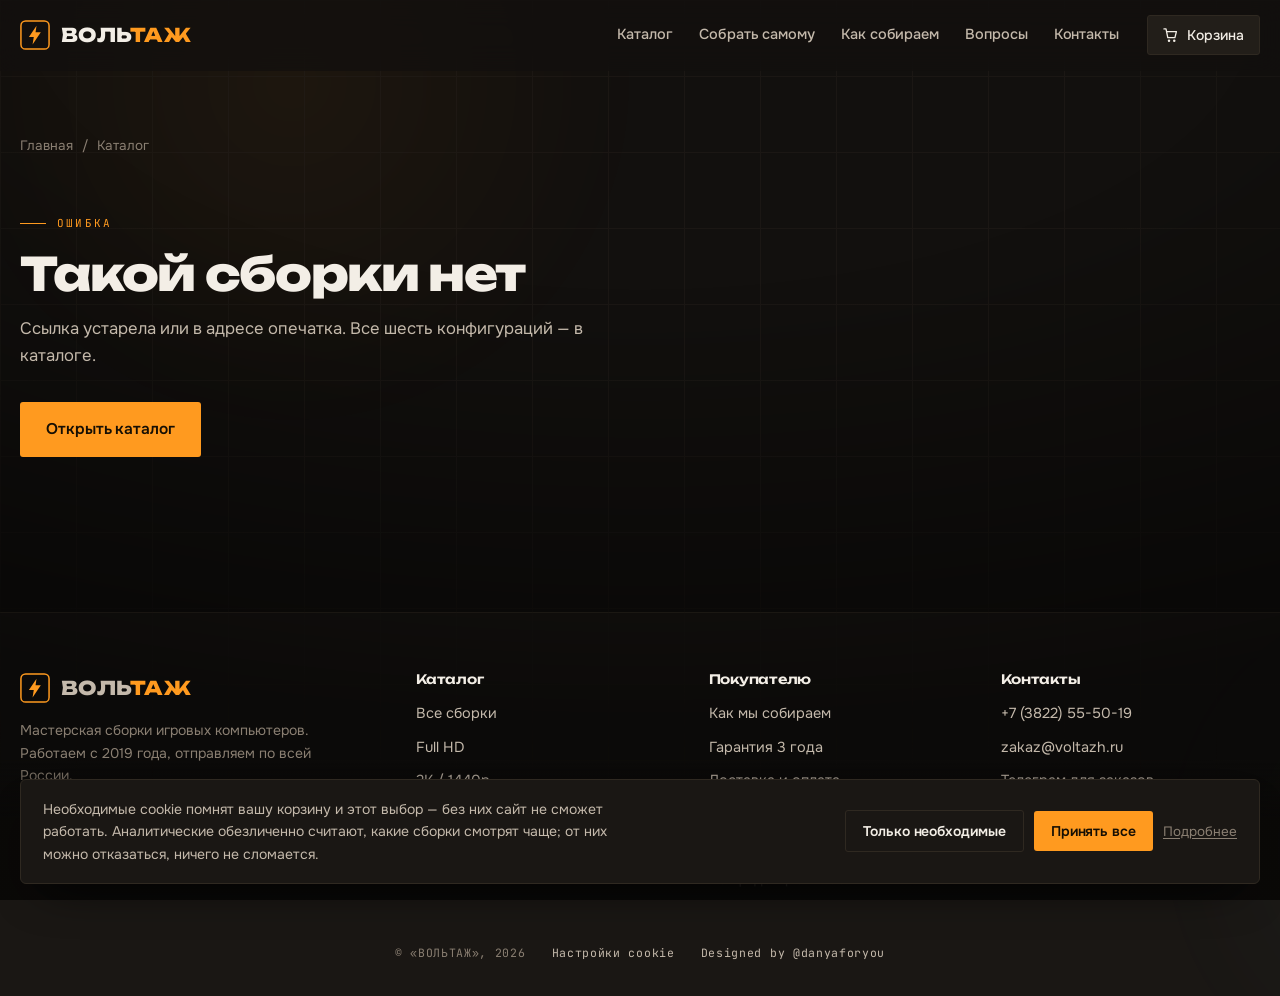
<file: build.html>
<!doctype html>
<html lang="ru">
<head>
<meta charset="utf-8">
<meta name="viewport" content="width=device-width, initial-scale=1">
<title>Сборка — Вольтаж</title>
<meta name="description" content="Характеристики, цена и производительность готовой игровой сборки Вольтаж.">
<link rel="canonical" href="https://danya4you.github.io/voltazh/build.html">
<link rel="icon" href="favicon.svg" type="image/svg+xml">
<meta name="theme-color" content="#12100E">

<meta property="og:type" content="website">
<meta property="og:site_name" content="ВОЛЬТАЖ">
<meta property="og:locale" content="ru_RU">
<meta property="og:url" content="https://danya4you.github.io/voltazh/build.html">
<meta property="og:title" content="Сборка — Вольтаж">
<meta property="og:description" content="Десять игровых сборок от 69 900 ₽: характеристики, цены, фильтр по разрешению и бюджету.">
<meta property="og:image" content="https://danya4you.github.io/voltazh/og-image.png">
<meta property="og:image:width" content="1731">
<meta property="og:image:height" content="909">
<meta property="og:image:alt" content="Игровой компьютер ВОЛЬТАЖ и слоган: ваш компьютер соберёт человек">

<meta name="twitter:card" content="summary_large_image">
<meta name="twitter:title" content="Сборка — Вольтаж">
<meta name="twitter:description" content="Десять игровых сборок от 69 900 ₽: характеристики, цены, фильтр по разрешению и бюджету.">
<meta name="twitter:image" content="https://danya4you.github.io/voltazh/og-image.png">
<link rel="preconnect" href="https://fonts.googleapis.com">
<link rel="preconnect" href="https://fonts.gstatic.com" crossorigin>
<link rel="preload" as="style" href="https://fonts.googleapis.com/css2?family=Caveat:wght@600&family=JetBrains+Mono:wght@400;500;700&family=Onest:wght@400;500;600;700&family=Unbounded:wght@600;700;800&display=swap">
<link rel="stylesheet" href="https://fonts.googleapis.com/css2?family=Caveat:wght@600&family=JetBrains+Mono:wght@400;500;700&family=Onest:wght@400;500;600;700&family=Unbounded:wght@600;700;800&display=swap" media="print" onload="this.media='all'">
<noscript><link rel="stylesheet" href="https://fonts.googleapis.com/css2?family=Caveat:wght@600&family=JetBrains+Mono:wght@400;500;700&family=Onest:wght@400;500;600;700&family=Unbounded:wght@600;700;800&display=swap"></noscript>
<link rel="stylesheet" href="assets/style.css?v=19705016">
</head>
<body>
<div class="bg" aria-hidden="true">
  <div class="bg__glow"></div>
  <div class="bg__grid"></div>
  <div class="bg__vig"></div>
</div>
<div class="cursor-glow" id="cursorGlow" aria-hidden="true"></div>
<div class="page-veil" aria-hidden="true"></div>


<!-- ================= ШАПКА ================= -->
<header class="top" id="top">
  <div class="shell top__in">
    <a class="logo" href="index.html" aria-label="Вольтаж — на главную">
      <svg class="logo__mark" viewBox="0 0 32 32" fill="none" aria-hidden="true">
        <rect x="1" y="1" width="30" height="30" rx="5" stroke="#FF9A1F" stroke-width="1.6"/>
        <path d="M17.6 6 9.5 18.2h5.2L13.4 26l8.8-13H16.6L17.6 6Z" fill="#FF9A1F"/>
      </svg>
      <span class="logo__txt">Воль<b>таж</b></span>
    </a>
    <nav class="nav" id="nav">
      <a href="catalog.html" data-page="catalog">Каталог</a>
      <a href="configurator.html" data-page="configurator">Собрать самому</a>
      <a href="index.html#how">Как собираем</a>
      <a href="index.html#faq">Вопросы</a>
      <a href="index.html#ask">Контакты</a>
    </nav>
    <button class="cart-btn" id="cartOpen" aria-label="Открыть корзину">
      <svg width="15" height="15" viewBox="0 0 16 16" fill="none" aria-hidden="true">
        <path d="M1 1h2.2l1.9 9.2h7.6l1.6-6.4H4.4" stroke="currentColor" stroke-width="1.4" stroke-linecap="round" stroke-linejoin="round"/>
        <circle cx="6.4" cy="13.6" r="1.3" fill="currentColor"/><circle cx="12" cy="13.6" r="1.3" fill="currentColor"/>
      </svg>
      Корзина <span class="cart-btn__n" id="cartN" data-zero>0</span>
    </button>
    <button class="burger" id="burger" aria-label="Меню" aria-expanded="false" aria-controls="nav">
      <span></span><span></span><span></span>
    </button>
  </div>
</header>

<main id="content">
<!-- ================= КАРТОЧКА СБОРКИ ================= -->
<section class="pagehead band--flush">
  <div class="shell">
    <nav class="crumbs" id="crumbs" aria-label="Хлебные крошки">
      <a href="index.html">Главная</a><span>/</span><a href="catalog.html">Каталог</a>
    </nav>
  </div>
</section>

<section class="band--flush" style="padding-bottom:clamp(64px,9vw,120px)">
  <div class="shell"><div id="buildPage"></div></div>
</section>

</main>

<!-- ================= ФУТЕР ================= -->
<footer class="foot" id="contacts">
  <div class="shell">
    <div class="foot__grid">
      <div>
        <a class="logo" href="index.html" style="margin-bottom:14px">
          <svg class="logo__mark" viewBox="0 0 32 32" fill="none" aria-hidden="true">
            <rect x="1" y="1" width="30" height="30" rx="5" stroke="#FF9A1F" stroke-width="1.6"/>
            <path d="M17.6 6 9.5 18.2h5.2L13.4 26l8.8-13H16.6L17.6 6Z" fill="#FF9A1F"/>
          </svg>
          <span class="logo__txt">Воль<b>таж</b></span>
        </a>
        <p class="foot__note">Мастерская сборки игровых компьютеров. Работаем с 2019 года, отправляем по всей России.</p>
      </div>
      <div>
        <h3>Каталог</h3>
        <ul>
          <li><a href="catalog.html">Все сборки</a></li>
          <li><a href="catalog.html#catalog">Full HD</a></li>
          <li><a href="catalog.html#catalog">2K / 1440p</a></li>
          <li><a href="catalog.html#catalog">4K</a></li>
          <li><a href="configurator.html">Собрать самому</a></li>
        </ul>
      </div>
      <div>
        <h3>Покупателю</h3>
        <ul>
          <li><a href="index.html#how">Как мы собираем</a></li>
          <li><a href="index.html#why">Гарантия 3 года</a></li>
          <li><a href="index.html#faq">Доставка и оплата</a></li>
          <li><a href="index.html#faq">Рассрочка 0-0-12</a></li>
          <li><a href="index.html#reviews">Отзывы</a></li>
          <li><a href="policy.html">Конфиденциальность</a></li>
        </ul>
      </div>
      <div>
        <h3>Контакты</h3>
        <ul>
          <li><a href="tel:+73822555019">+7 (3822) 55-50-19</a></li>
          <li><a href="mailto:zakaz@voltazh.ru">zakaz@voltazh.ru</a></li>
          <li><a href="https://t.me/danyaforyou">Телеграм для заказов</a></li>
          <li><span style="color:var(--ink-2)">Пн–Сб, 10:00–20:00</span></li>
        </ul>
      </div>
    </div>
    <div class="foot__bar">
      <span>© «ВОЛЬТАЖ», 2026</span>
      <button class="foot__cookie" data-cookie-open>Настройки cookie</button>
      <a class="foot__by" href="https://t.me/danyaforyou">Designed by @danyaforyou</a>
    </div>
  </div>
</footer>

<!-- ================= КОРЗИНА ================= -->
<div class="scrim" id="scrim"></div>
<aside class="drawer" id="drawer" role="dialog" aria-modal="true" aria-label="Корзина" aria-hidden="true">
  <div class="drawer__top">
    <h3>Корзина</h3>
    <button class="x" id="cartClose" aria-label="Закрыть корзину">✕</button>
  </div>
  <div class="drawer__body" id="cartBody"></div>
  <div class="drawer__foot" id="cartFoot" hidden></div>
</aside>

<!-- ================= МОДАЛКА ТОВАРА ================= -->
<div class="modal" id="modal" role="dialog" aria-modal="true" aria-hidden="true">
  <button class="x modal__x" id="modalClose" aria-label="Закрыть">✕</button>
  <div class="modal__grid" id="modalGrid"></div>
</div>



<!-- ================= COOKIE ================= -->
<div class="cookie" id="cookie" role="region" aria-label="Использование cookie">
  <div class="cookie__in">
    <p class="cookie__text">Необходимые cookie помнят вашу корзину и этот выбор — без них
      сайт не сможет работать. Аналитические обезличенно считают, какие сборки смотрят чаще;
      от них можно отказаться, ничего не сломается.</p>
    <div class="cookie__acts">
      <button class="btn btn--ghost btn--sm" data-cookie="need">Только необходимые</button>
      <button class="btn btn--sm" data-cookie="all">Принять все</button>
      <a class="cookie__more" href="policy.html#cookies">Подробнее</a>
    </div>
  </div>
</div>
<script src="assets/data.js?v=8f9b0ea5" defer></script>
<script src="assets/app.js?v=c6fa09d2" defer></script>
<script src="assets/build.js?v=abc56fd3" defer></script>
</body>
</html>
</file>
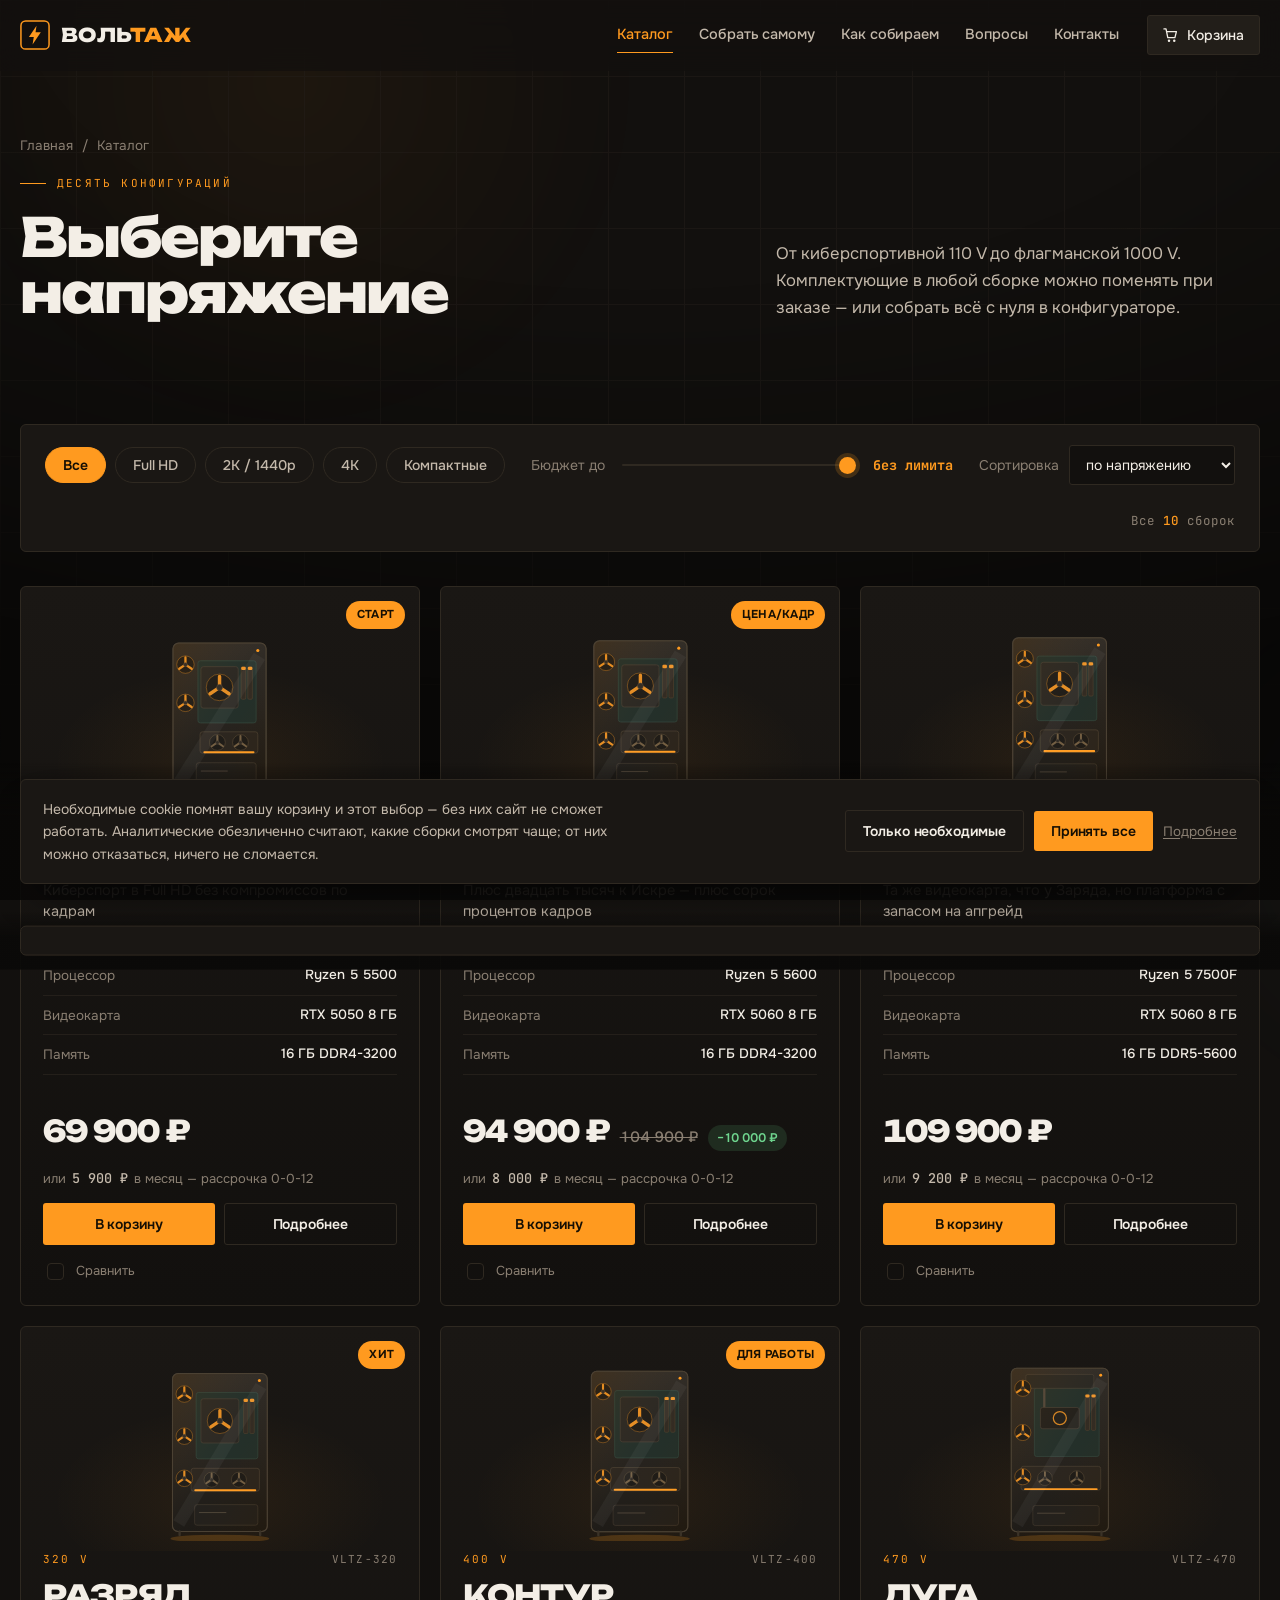
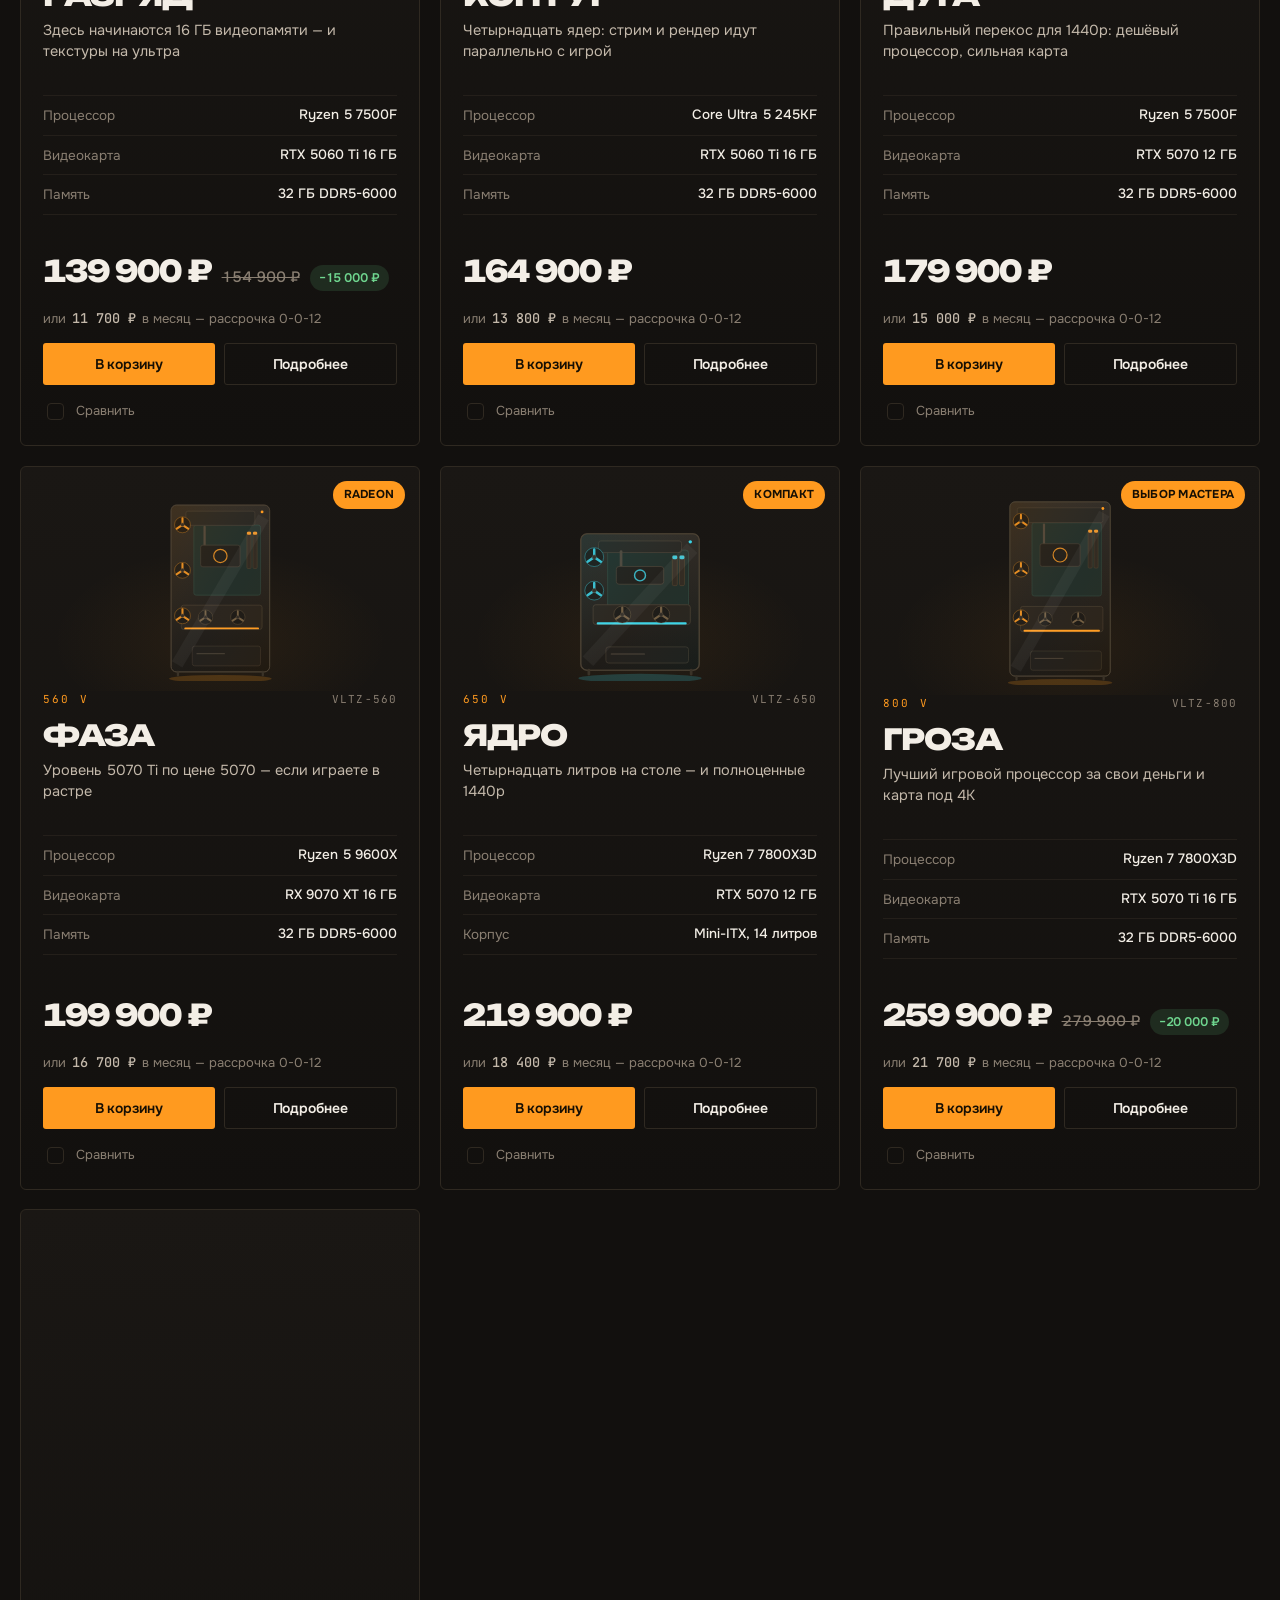
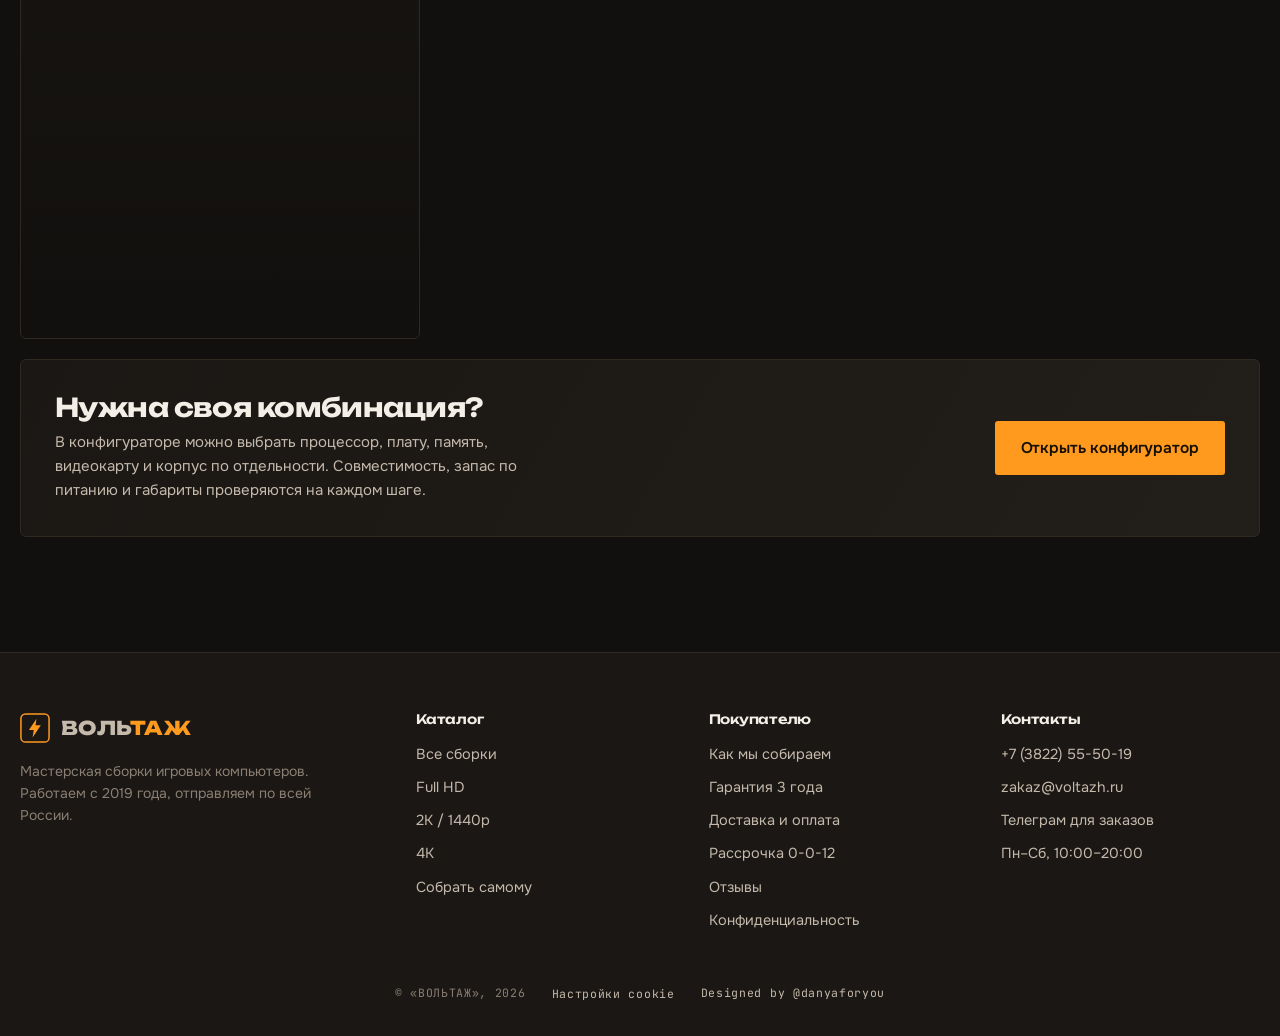
<file: catalog.html>
<!doctype html>
<html lang="ru">
<head>
<meta charset="utf-8">
<meta name="viewport" content="width=device-width, initial-scale=1">
<title>Каталог сборок — Вольтаж</title>
<meta name="description" content="Десять игровых сборок от 69 900 ₽: характеристики, цены, фильтр по разрешению и бюджету.">
<link rel="canonical" href="https://danya4you.github.io/voltazh/catalog.html">
<link rel="icon" href="favicon.svg" type="image/svg+xml">
<meta name="theme-color" content="#12100E">

<meta property="og:type" content="website">
<meta property="og:site_name" content="ВОЛЬТАЖ">
<meta property="og:locale" content="ru_RU">
<meta property="og:url" content="https://danya4you.github.io/voltazh/catalog.html">
<meta property="og:title" content="Каталог сборок — Вольтаж">
<meta property="og:description" content="Десять игровых сборок от 69 900 ₽: характеристики, цены, фильтр по разрешению и бюджету.">
<meta property="og:image" content="https://danya4you.github.io/voltazh/og-image.png">
<meta property="og:image:width" content="1731">
<meta property="og:image:height" content="909">
<meta property="og:image:alt" content="Игровой компьютер ВОЛЬТАЖ и слоган: ваш компьютер соберёт человек">

<meta name="twitter:card" content="summary_large_image">
<meta name="twitter:title" content="Каталог сборок — Вольтаж">
<meta name="twitter:description" content="Десять игровых сборок от 69 900 ₽: характеристики, цены, фильтр по разрешению и бюджету.">
<meta name="twitter:image" content="https://danya4you.github.io/voltazh/og-image.png">
<link rel="preconnect" href="https://fonts.googleapis.com">
<link rel="preconnect" href="https://fonts.gstatic.com" crossorigin>
<link rel="preload" as="style" href="https://fonts.googleapis.com/css2?family=Caveat:wght@600&family=JetBrains+Mono:wght@400;500;700&family=Onest:wght@400;500;600;700&family=Unbounded:wght@600;700;800&display=swap">
<link rel="stylesheet" href="https://fonts.googleapis.com/css2?family=Caveat:wght@600&family=JetBrains+Mono:wght@400;500;700&family=Onest:wght@400;500;600;700&family=Unbounded:wght@600;700;800&display=swap" media="print" onload="this.media='all'">
<noscript><link rel="stylesheet" href="https://fonts.googleapis.com/css2?family=Caveat:wght@600&family=JetBrains+Mono:wght@400;500;700&family=Onest:wght@400;500;600;700&family=Unbounded:wght@600;700;800&display=swap"></noscript>
<link rel="stylesheet" href="assets/style.css?v=19705016">
</head>
<body>
<div class="bg" aria-hidden="true">
  <div class="bg__glow"></div>
  <div class="bg__grid"></div>
  <div class="bg__vig"></div>
</div>
<div class="cursor-glow" id="cursorGlow" aria-hidden="true"></div>
<div class="page-veil" aria-hidden="true"></div>


<!-- ================= ШАПКА ================= -->
<header class="top" id="top">
  <div class="shell top__in">
    <a class="logo" href="index.html" aria-label="Вольтаж — на главную">
      <svg class="logo__mark" viewBox="0 0 32 32" fill="none" aria-hidden="true">
        <rect x="1" y="1" width="30" height="30" rx="5" stroke="#FF9A1F" stroke-width="1.6"/>
        <path d="M17.6 6 9.5 18.2h5.2L13.4 26l8.8-13H16.6L17.6 6Z" fill="#FF9A1F"/>
      </svg>
      <span class="logo__txt">Воль<b>таж</b></span>
    </a>
    <nav class="nav" id="nav">
      <a href="catalog.html" data-page="catalog" class="is-here">Каталог</a>
      <a href="configurator.html" data-page="configurator">Собрать самому</a>
      <a href="index.html#how">Как собираем</a>
      <a href="index.html#faq">Вопросы</a>
      <a href="index.html#ask">Контакты</a>
    </nav>
    <button class="cart-btn" id="cartOpen" aria-label="Открыть корзину">
      <svg width="15" height="15" viewBox="0 0 16 16" fill="none" aria-hidden="true">
        <path d="M1 1h2.2l1.9 9.2h7.6l1.6-6.4H4.4" stroke="currentColor" stroke-width="1.4" stroke-linecap="round" stroke-linejoin="round"/>
        <circle cx="6.4" cy="13.6" r="1.3" fill="currentColor"/><circle cx="12" cy="13.6" r="1.3" fill="currentColor"/>
      </svg>
      Корзина <span class="cart-btn__n" id="cartN" data-zero>0</span>
    </button>
    <button class="burger" id="burger" aria-label="Меню" aria-expanded="false" aria-controls="nav">
      <span></span><span></span><span></span>
    </button>
  </div>
</header>

<main id="content">

<!-- ================= ШАПКА СТРАНИЦЫ ================= -->
<section class="pagehead band--flush">
  <div class="shell">
    <nav class="crumbs" aria-label="Хлебные крошки">
      <a href="index.html">Главная</a><span>/</span><span>Каталог</span>
    </nav>
    <div class="head head--split">
      <div>
        <div class="eyebrow">Десять конфигураций</div>
        <h1>Выберите<br>напряжение</h1>
      </div>
      <p class="lead" style="max-width:44ch">От киберспортивной 110 V до флагманской 1000 V. Комплектующие в любой сборке можно поменять при заказе — или собрать всё с нуля в конфигураторе.</p>
    </div>
  </div>
</section>

<!-- ================= КАТАЛОГ ================= -->
<section class="band band--flush" id="catalog" style="padding-top:clamp(28px,3.4vw,44px)">
  <div class="shell">
    <div class="tools">
      <div class="chips" role="group" aria-label="Фильтр по назначению">
        <button class="chip" data-filter="all" aria-pressed="true">Все</button>
        <button class="chip" data-filter="fhd" aria-pressed="false">Full HD</button>
        <button class="chip" data-filter="2k" aria-pressed="false">2K / 1440p</button>
        <button class="chip" data-filter="4k" aria-pressed="false">4K</button>
        <button class="chip" data-filter="sff" aria-pressed="false">Компактные</button>
      </div>
      <div class="budget">
        <label for="budget">Бюджет до</label>
        <input type="range" id="budget" min="60000" max="350000" step="10000" value="350000">
        <output for="budget" id="budgetOut">без лимита</output>
      </div>
      <div class="sort">
        <label for="sort">Сортировка</label>
        <select id="sort">
          <option value="default">по напряжению</option>
          <option value="cheap">сначала дешёвые</option>
          <option value="pricey">сначала дорогие</option>
          <option value="power">по мощности</option>
        </select>
      </div>
      <p class="found" id="found" aria-live="polite"></p>
    </div>

    <div class="grid" id="grid"></div>

    <div class="cta-card rise" style="margin-top:20px">
      <div>
        <h3>Нужна своя комбинация?</h3>
        <p>В конфигураторе можно выбрать процессор, плату, память, видеокарту и корпус по отдельности. Совместимость, запас по питанию и габариты проверяются на каждом шаге.</p>
      </div>
      <a class="btn" href="configurator.html">Открыть конфигуратор</a>
    </div>
  </div>
</section>
</main>

<!-- ================= ФУТЕР ================= -->
<footer class="foot" id="contacts">
  <div class="shell">
    <div class="foot__grid">
      <div>
        <a class="logo" href="index.html" style="margin-bottom:14px">
          <svg class="logo__mark" viewBox="0 0 32 32" fill="none" aria-hidden="true">
            <rect x="1" y="1" width="30" height="30" rx="5" stroke="#FF9A1F" stroke-width="1.6"/>
            <path d="M17.6 6 9.5 18.2h5.2L13.4 26l8.8-13H16.6L17.6 6Z" fill="#FF9A1F"/>
          </svg>
          <span class="logo__txt">Воль<b>таж</b></span>
        </a>
        <p class="foot__note">Мастерская сборки игровых компьютеров. Работаем с 2019 года, отправляем по всей России.</p>
      </div>
      <div>
        <h3>Каталог</h3>
        <ul>
          <li><a href="catalog.html">Все сборки</a></li>
          <li><a href="catalog.html#catalog">Full HD</a></li>
          <li><a href="catalog.html#catalog">2K / 1440p</a></li>
          <li><a href="catalog.html#catalog">4K</a></li>
          <li><a href="configurator.html">Собрать самому</a></li>
        </ul>
      </div>
      <div>
        <h3>Покупателю</h3>
        <ul>
          <li><a href="index.html#how">Как мы собираем</a></li>
          <li><a href="index.html#why">Гарантия 3 года</a></li>
          <li><a href="index.html#faq">Доставка и оплата</a></li>
          <li><a href="index.html#faq">Рассрочка 0-0-12</a></li>
          <li><a href="index.html#reviews">Отзывы</a></li>
          <li><a href="policy.html">Конфиденциальность</a></li>
        </ul>
      </div>
      <div>
        <h3>Контакты</h3>
        <ul>
          <li><a href="tel:+73822555019">+7 (3822) 55-50-19</a></li>
          <li><a href="mailto:zakaz@voltazh.ru">zakaz@voltazh.ru</a></li>
          <li><a href="https://t.me/danyaforyou">Телеграм для заказов</a></li>
          <li><span style="color:var(--ink-2)">Пн–Сб, 10:00–20:00</span></li>
        </ul>
      </div>
    </div>
    <div class="foot__bar">
      <span>© «ВОЛЬТАЖ», 2026</span>
      <button class="foot__cookie" data-cookie-open>Настройки cookie</button>
      <a class="foot__by" href="https://t.me/danyaforyou">Designed by @danyaforyou</a>
    </div>
  </div>
</footer>

<!-- ================= КОРЗИНА ================= -->
<div class="scrim" id="scrim"></div>
<aside class="drawer" id="drawer" role="dialog" aria-modal="true" aria-label="Корзина" aria-hidden="true">
  <div class="drawer__top">
    <h3>Корзина</h3>
    <button class="x" id="cartClose" aria-label="Закрыть корзину">✕</button>
  </div>
  <div class="drawer__body" id="cartBody"></div>
  <div class="drawer__foot" id="cartFoot" hidden></div>
</aside>

<!-- ================= МОДАЛКА ТОВАРА ================= -->
<div class="modal" id="modal" role="dialog" aria-modal="true" aria-hidden="true">
  <button class="x modal__x" id="modalClose" aria-label="Закрыть">✕</button>
  <div class="modal__grid" id="modalGrid"></div>
</div>


<!-- ================= СРАВНЕНИЕ ================= -->
<div class="cmpbar" id="cmpbar" aria-live="polite"><div class="cmpbar__in"></div></div>

<!-- ================= COOKIE ================= -->
<div class="cookie" id="cookie" role="region" aria-label="Использование cookie">
  <div class="cookie__in">
    <p class="cookie__text">Необходимые cookie помнят вашу корзину и этот выбор — без них
      сайт не сможет работать. Аналитические обезличенно считают, какие сборки смотрят чаще;
      от них можно отказаться, ничего не сломается.</p>
    <div class="cookie__acts">
      <button class="btn btn--ghost btn--sm" data-cookie="need">Только необходимые</button>
      <button class="btn btn--sm" data-cookie="all">Принять все</button>
      <a class="cookie__more" href="policy.html#cookies">Подробнее</a>
    </div>
  </div>
</div>
<script src="assets/data.js?v=8f9b0ea5" defer></script>
<script src="assets/app.js?v=c6fa09d2" defer></script>
</body>
</html>
</file>
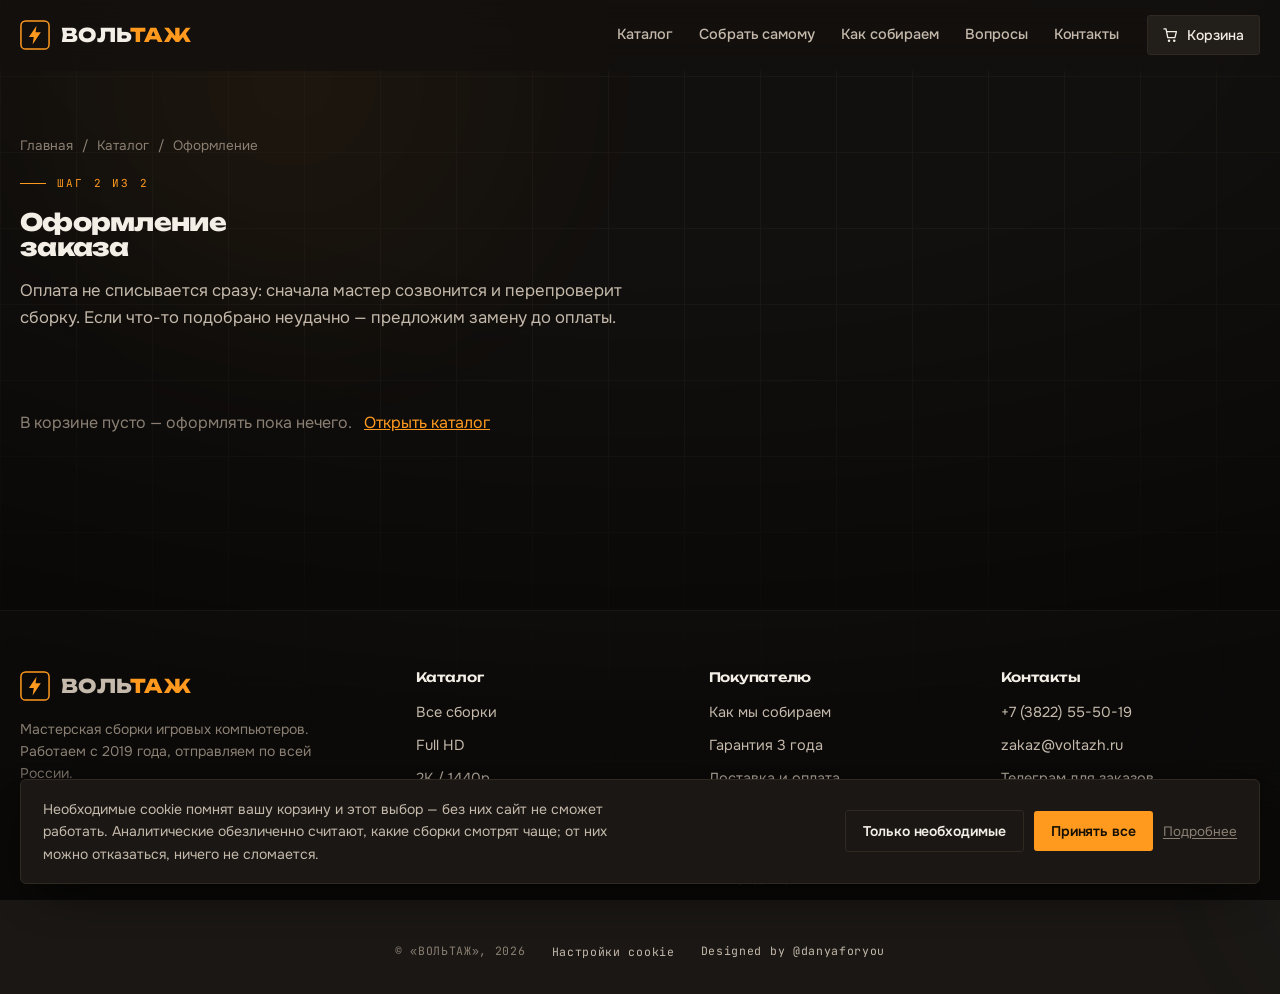
<file: checkout.html>
<!doctype html>
<html lang="ru">
<head>
<meta charset="utf-8">
<meta name="viewport" content="width=device-width, initial-scale=1">
<title>Оформление заказа — Вольтаж</title>
<meta name="description" content="Оформление заказа: контакты, доставка и способ оплаты.">
<meta name="robots" content="noindex">
<link rel="canonical" href="https://danya4you.github.io/voltazh/checkout.html">
<link rel="icon" href="favicon.svg" type="image/svg+xml">
<meta name="theme-color" content="#12100E">


<link rel="preconnect" href="https://fonts.googleapis.com">
<link rel="preconnect" href="https://fonts.gstatic.com" crossorigin>
<link rel="preload" as="style" href="https://fonts.googleapis.com/css2?family=Caveat:wght@600&family=JetBrains+Mono:wght@400;500;700&family=Onest:wght@400;500;600;700&family=Unbounded:wght@600;700;800&display=swap">
<link rel="stylesheet" href="https://fonts.googleapis.com/css2?family=Caveat:wght@600&family=JetBrains+Mono:wght@400;500;700&family=Onest:wght@400;500;600;700&family=Unbounded:wght@600;700;800&display=swap" media="print" onload="this.media='all'">
<noscript><link rel="stylesheet" href="https://fonts.googleapis.com/css2?family=Caveat:wght@600&family=JetBrains+Mono:wght@400;500;700&family=Onest:wght@400;500;600;700&family=Unbounded:wght@600;700;800&display=swap"></noscript>
<link rel="stylesheet" href="assets/style.css?v=19705016">
</head>
<body>
<div class="bg" aria-hidden="true">
  <div class="bg__glow"></div>
  <div class="bg__grid"></div>
  <div class="bg__vig"></div>
</div>
<div class="cursor-glow" id="cursorGlow" aria-hidden="true"></div>
<div class="page-veil" aria-hidden="true"></div>


<!-- ================= ШАПКА ================= -->
<!-- ================= ШАПКА ================= -->
<header class="top" id="top">
  <div class="shell top__in">
    <a class="logo" href="index.html" aria-label="Вольтаж — на главную">
      <svg class="logo__mark" viewBox="0 0 32 32" fill="none" aria-hidden="true">
        <rect x="1" y="1" width="30" height="30" rx="5" stroke="#FF9A1F" stroke-width="1.6"/>
        <path d="M17.6 6 9.5 18.2h5.2L13.4 26l8.8-13H16.6L17.6 6Z" fill="#FF9A1F"/>
      </svg>
      <span class="logo__txt">Воль<b>таж</b></span>
    </a>
    <nav class="nav" id="nav">
      <a href="catalog.html" data-page="catalog">Каталог</a>
      <a href="configurator.html" data-page="configurator">Собрать самому</a>
      <a href="index.html#how">Как собираем</a>
      <a href="index.html#faq">Вопросы</a>
      <a href="index.html#ask">Контакты</a>
    </nav>
    <button class="cart-btn" id="cartOpen" aria-label="Открыть корзину">
      <svg width="15" height="15" viewBox="0 0 16 16" fill="none" aria-hidden="true">
        <path d="M1 1h2.2l1.9 9.2h7.6l1.6-6.4H4.4" stroke="currentColor" stroke-width="1.4" stroke-linecap="round" stroke-linejoin="round"/>
        <circle cx="6.4" cy="13.6" r="1.3" fill="currentColor"/><circle cx="12" cy="13.6" r="1.3" fill="currentColor"/>
      </svg>
      Корзина <span class="cart-btn__n" id="cartN" data-zero>0</span>
    </button>
    <button class="burger" id="burger" aria-label="Меню" aria-expanded="false" aria-controls="nav">
      <span></span><span></span><span></span>
    </button>
  </div>
</header>

<main id="content">

<!-- ================= ОФОРМЛЕНИЕ ================= -->
<section class="pagehead band--flush">
  <div class="shell">
    <nav class="crumbs" aria-label="Хлебные крошки">
      <a href="index.html">Главная</a><span>/</span><a href="catalog.html">Каталог</a><span>/</span><span>Оформление</span>
    </nav>
  </div>
</section>

<section class="band--flush" style="padding-bottom:clamp(64px,9vw,120px)">
  <div class="shell" id="coWrap">

    <div class="head" style="margin-bottom:clamp(28px,3.4vw,44px)">
      <div class="eyebrow">Шаг 2 из 2</div>
      <h1>Оформление<br>заказа</h1>
      <p class="lead">Оплата не списывается сразу: сначала мастер созвонится и перепроверит
      сборку. Если что-то подобрано неудачно — предложим замену до оплаты.</p>
    </div>

    <p class="co__empty" id="coEmpty" hidden>
      В корзине пусто — оформлять пока нечего.
      <a href="catalog.html">Открыть каталог</a>
    </p>

    <div class="co" id="coForm">
      <form class="co__form" id="checkout" novalidate>

        <fieldset class="co__group">
          <legend>Как с вами связаться</legend>
          <div class="co__row">
            <div class="field">
              <label for="coName">Имя</label>
              <input id="coName" name="name" autocomplete="name" placeholder="Как к вам обращаться">
              <span class="err">Укажите имя</span>
            </div>
            <div class="field">
              <label for="coPhone">Телефон</label>
              <input id="coPhone" name="phone" inputmode="tel" autocomplete="tel" placeholder="+7 (___) ___-__-__">
              <span class="err">Нужно не меньше 10 цифр</span>
            </div>
          </div>
        </fieldset>

        <fieldset class="co__group">
          <legend>Куда везти</legend>
          <div class="co__row">
            <div class="field">
              <label for="coCity">Город</label>
              <input id="coCity" name="city" autocomplete="address-level2" placeholder="Например, Томск">
              <span class="err">Укажите город</span>
            </div>
            <div class="field">
              <label for="coWay">Способ доставки</label>
              <select id="coWay" name="way">
                <option>Транспортной компанией</option>
                <option>Курьером по Томску</option>
                <option>Самовывоз из мастерской</option>
              </select>
            </div>
          </div>
          <div class="field">
            <label for="coAddr">Адрес или пункт выдачи <span class="co__opt">— необязательно</span></label>
            <input id="coAddr" name="address" autocomplete="street-address" placeholder="Можно уточнить по телефону">
          </div>
        </fieldset>

        <fieldset class="co__group">
          <legend>Оплата</legend>
          <div class="field">
            <label for="coPay">Способ оплаты</label>
            <select id="coPay" name="pay">
              <option>Картой онлайн</option>
              <option>Рассрочка 0-0-12</option>
              <option>Наличными при получении</option>
              <option>Счёт для юридического лица</option>
            </select>
          </div>
          <div class="field">
            <label for="coNote">Комментарий к заказу <span class="co__opt">— необязательно</span></label>
            <textarea id="coNote" name="note" placeholder="Например: нужен белый корпус, или соберите к 15 числу"></textarea>
          </div>
        </fieldset>

        <div class="field field--agree">
          <label class="agree">
            <input type="checkbox" id="coAgree">
            <span>Согласен на обработку персональных данных и с <a href="policy.html" target="_blank" rel="noopener">политикой конфиденциальности</a></span>
          </label>
          <span class="err">Без согласия мы не имеем права принять заказ</span>
        </div>

        <button class="btn btn--wide" type="submit">Подтвердить заказ</button>
        <p class="ask__note">Нажатие не списывает деньги. Это заявка — оплату согласуем на созвоне.</p>
      </form>

      <aside class="co__side"><div class="co__card" id="coSum"></div></aside>
    </div>

  </div>
</section>
</main>

<!-- ================= ФУТЕР ================= -->
<footer class="foot" id="contacts">
  <div class="shell">
    <div class="foot__grid">
      <div>
        <a class="logo" href="index.html" style="margin-bottom:14px">
          <svg class="logo__mark" viewBox="0 0 32 32" fill="none" aria-hidden="true">
            <rect x="1" y="1" width="30" height="30" rx="5" stroke="#FF9A1F" stroke-width="1.6"/>
            <path d="M17.6 6 9.5 18.2h5.2L13.4 26l8.8-13H16.6L17.6 6Z" fill="#FF9A1F"/>
          </svg>
          <span class="logo__txt">Воль<b>таж</b></span>
        </a>
        <p class="foot__note">Мастерская сборки игровых компьютеров. Работаем с 2019 года, отправляем по всей России.</p>
      </div>
      <div>
        <h3>Каталог</h3>
        <ul>
          <li><a href="catalog.html">Все сборки</a></li>
          <li><a href="catalog.html#catalog">Full HD</a></li>
          <li><a href="catalog.html#catalog">2K / 1440p</a></li>
          <li><a href="catalog.html#catalog">4K</a></li>
          <li><a href="configurator.html">Собрать самому</a></li>
        </ul>
      </div>
      <div>
        <h3>Покупателю</h3>
        <ul>
          <li><a href="index.html#how">Как мы собираем</a></li>
          <li><a href="index.html#why">Гарантия 3 года</a></li>
          <li><a href="index.html#faq">Доставка и оплата</a></li>
          <li><a href="index.html#faq">Рассрочка 0-0-12</a></li>
          <li><a href="index.html#reviews">Отзывы</a></li>
          <li><a href="policy.html">Конфиденциальность</a></li>
        </ul>
      </div>
      <div>
        <h3>Контакты</h3>
        <ul>
          <li><a href="tel:+73822555019">+7 (3822) 55-50-19</a></li>
          <li><a href="mailto:zakaz@voltazh.ru">zakaz@voltazh.ru</a></li>
          <li><a href="https://t.me/danyaforyou">Телеграм для заказов</a></li>
          <li><span style="color:var(--ink-2)">Пн–Сб, 10:00–20:00</span></li>
        </ul>
      </div>
    </div>
    <div class="foot__bar">
      <span>© «ВОЛЬТАЖ», 2026</span>
      <button class="foot__cookie" data-cookie-open>Настройки cookie</button>
      <a class="foot__by" href="https://t.me/danyaforyou">Designed by @danyaforyou</a>
    </div>
  </div>
</footer>

<!-- ================= КОРЗИНА ================= -->
<div class="scrim" id="scrim"></div>
<aside class="drawer" id="drawer" role="dialog" aria-modal="true" aria-label="Корзина" aria-hidden="true">
  <div class="drawer__top">
    <h3>Корзина</h3>
    <button class="x" id="cartClose" aria-label="Закрыть корзину">✕</button>
  </div>
  <div class="drawer__body" id="cartBody"></div>
  <div class="drawer__foot" id="cartFoot" hidden></div>
</aside>

<!-- ================= МОДАЛКА ТОВАРА ================= -->
<div class="modal" id="modal" role="dialog" aria-modal="true" aria-hidden="true">
  <button class="x modal__x" id="modalClose" aria-label="Закрыть">✕</button>
  <div class="modal__grid" id="modalGrid"></div>
</div>


<!-- ================= COOKIE ================= -->
<div class="cookie" id="cookie" role="region" aria-label="Использование cookie">
  <div class="cookie__in">
    <p class="cookie__text">Необходимые cookie помнят вашу корзину и этот выбор — без них
      сайт не сможет работать. Аналитические обезличенно считают, какие сборки смотрят чаще;
      от них можно отказаться, ничего не сломается.</p>
    <div class="cookie__acts">
      <button class="btn btn--ghost btn--sm" data-cookie="need">Только необходимые</button>
      <button class="btn btn--sm" data-cookie="all">Принять все</button>
      <a class="cookie__more" href="policy.html#cookies">Подробнее</a>
    </div>
  </div>
</div>
<script src="assets/data.js?v=8f9b0ea5" defer></script>
<script src="assets/app.js?v=c6fa09d2" defer></script>
<script src="assets/checkout.js?v=b8a615dc" defer></script>
</body>
</html>
</file>
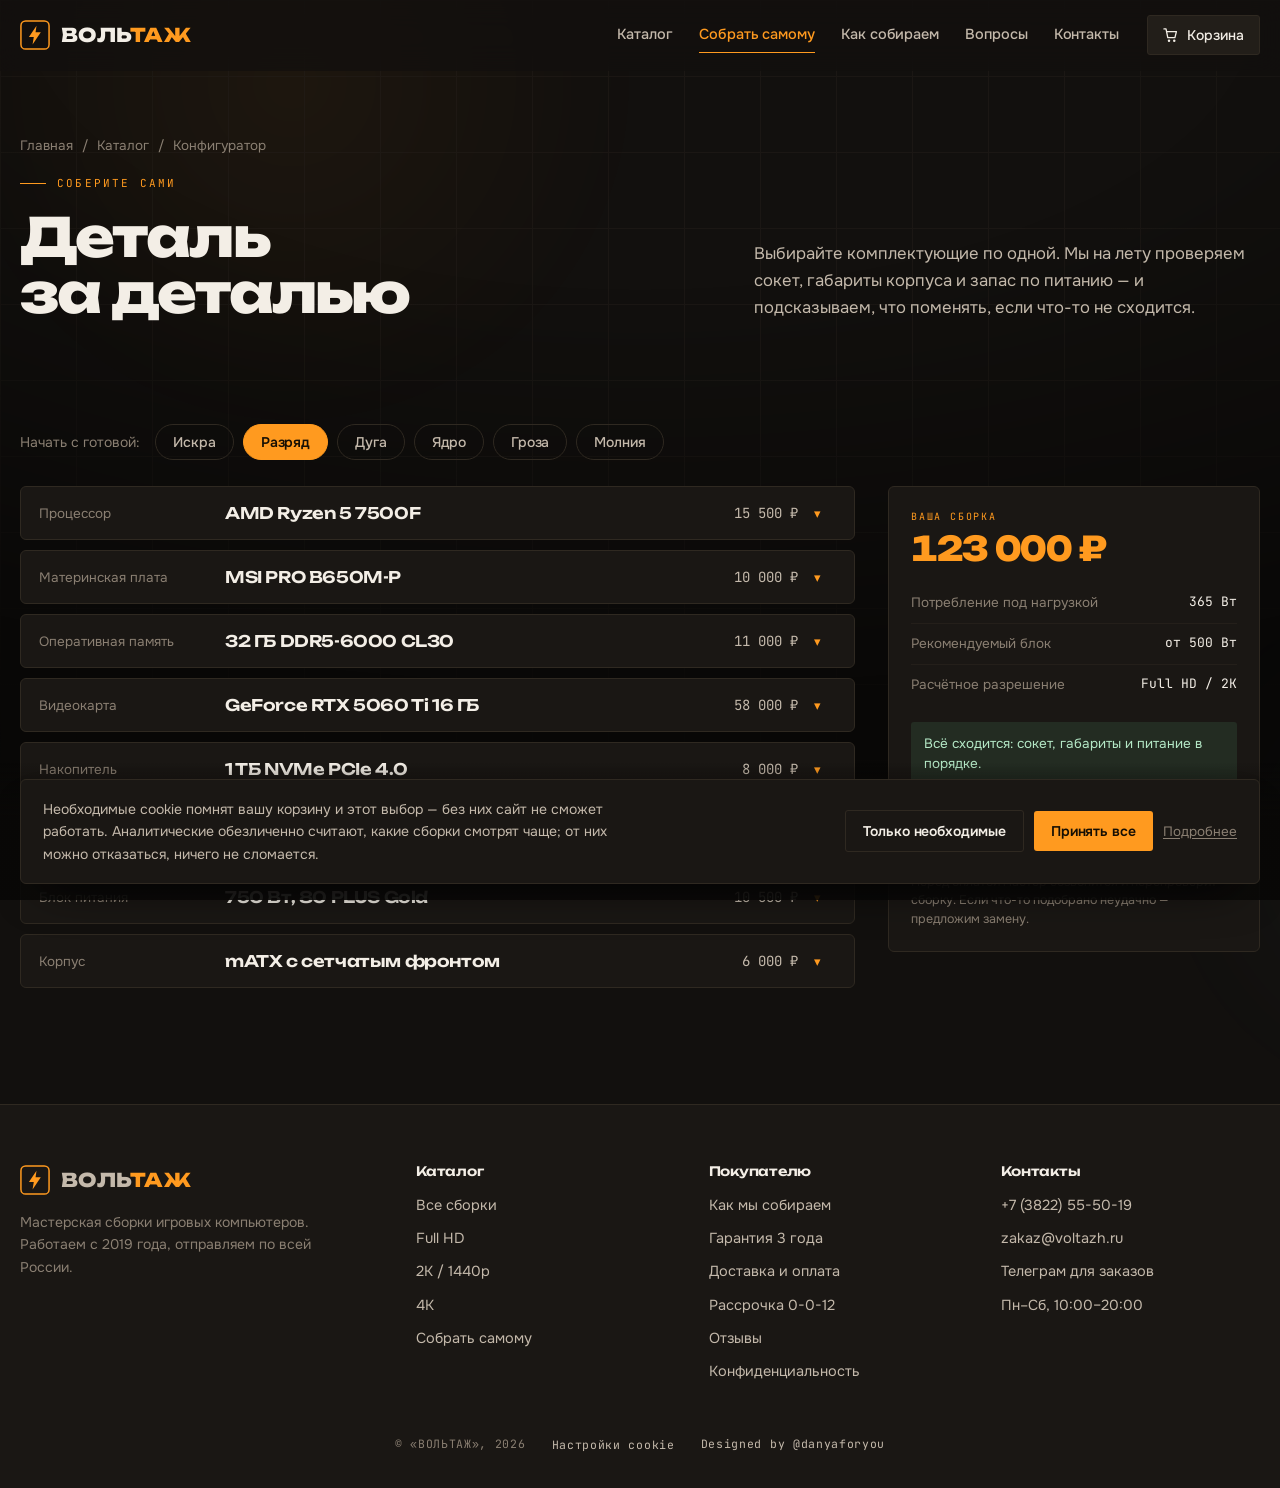
<file: configurator.html>
<!doctype html>
<html lang="ru">
<head>
<meta charset="utf-8">
<meta name="viewport" content="width=device-width, initial-scale=1">
<title>Конфигуратор ПК — Вольтаж</title>
<meta name="description" content="Соберите игровой компьютер по деталям: проверка сокета, габаритов и запаса по питанию на каждом шаге.">
<link rel="canonical" href="https://danya4you.github.io/voltazh/configurator.html">
<link rel="icon" href="favicon.svg" type="image/svg+xml">
<meta name="theme-color" content="#12100E">

<meta property="og:type" content="website">
<meta property="og:site_name" content="ВОЛЬТАЖ">
<meta property="og:locale" content="ru_RU">
<meta property="og:url" content="https://danya4you.github.io/voltazh/configurator.html">
<meta property="og:title" content="Конфигуратор ПК — Вольтаж">
<meta property="og:description" content="Соберите игровой компьютер по деталям: проверка сокета, габаритов и запаса по питанию на каждом шаге.">
<meta property="og:image" content="https://danya4you.github.io/voltazh/og-image.png">
<meta property="og:image:width" content="1731">
<meta property="og:image:height" content="909">
<meta property="og:image:alt" content="Игровой компьютер ВОЛЬТАЖ и слоган: ваш компьютер соберёт человек">

<meta name="twitter:card" content="summary_large_image">
<meta name="twitter:title" content="Конфигуратор ПК — Вольтаж">
<meta name="twitter:description" content="Соберите игровой компьютер по деталям: проверка сокета, габаритов и запаса по питанию на каждом шаге.">
<meta name="twitter:image" content="https://danya4you.github.io/voltazh/og-image.png">
<link rel="preconnect" href="https://fonts.googleapis.com">
<link rel="preconnect" href="https://fonts.gstatic.com" crossorigin>
<link rel="preload" as="style" href="https://fonts.googleapis.com/css2?family=Caveat:wght@600&family=JetBrains+Mono:wght@400;500;700&family=Onest:wght@400;500;600;700&family=Unbounded:wght@600;700;800&display=swap">
<link rel="stylesheet" href="https://fonts.googleapis.com/css2?family=Caveat:wght@600&family=JetBrains+Mono:wght@400;500;700&family=Onest:wght@400;500;600;700&family=Unbounded:wght@600;700;800&display=swap" media="print" onload="this.media='all'">
<noscript><link rel="stylesheet" href="https://fonts.googleapis.com/css2?family=Caveat:wght@600&family=JetBrains+Mono:wght@400;500;700&family=Onest:wght@400;500;600;700&family=Unbounded:wght@600;700;800&display=swap"></noscript>
<link rel="stylesheet" href="assets/style.css?v=19705016">
</head>
<body>
<div class="bg" aria-hidden="true">
  <div class="bg__glow"></div>
  <div class="bg__grid"></div>
  <div class="bg__vig"></div>
</div>
<div class="cursor-glow" id="cursorGlow" aria-hidden="true"></div>
<div class="page-veil" aria-hidden="true"></div>


<!-- ================= ШАПКА ================= -->
<header class="top" id="top">
  <div class="shell top__in">
    <a class="logo" href="index.html" aria-label="Вольтаж — на главную">
      <svg class="logo__mark" viewBox="0 0 32 32" fill="none" aria-hidden="true">
        <rect x="1" y="1" width="30" height="30" rx="5" stroke="#FF9A1F" stroke-width="1.6"/>
        <path d="M17.6 6 9.5 18.2h5.2L13.4 26l8.8-13H16.6L17.6 6Z" fill="#FF9A1F"/>
      </svg>
      <span class="logo__txt">Воль<b>таж</b></span>
    </a>
    <nav class="nav" id="nav">
      <a href="catalog.html" data-page="catalog">Каталог</a>
      <a href="configurator.html" data-page="configurator" class="is-here">Собрать самому</a>
      <a href="index.html#how">Как собираем</a>
      <a href="index.html#faq">Вопросы</a>
      <a href="index.html#ask">Контакты</a>
    </nav>
    <button class="cart-btn" id="cartOpen" aria-label="Открыть корзину">
      <svg width="15" height="15" viewBox="0 0 16 16" fill="none" aria-hidden="true">
        <path d="M1 1h2.2l1.9 9.2h7.6l1.6-6.4H4.4" stroke="currentColor" stroke-width="1.4" stroke-linecap="round" stroke-linejoin="round"/>
        <circle cx="6.4" cy="13.6" r="1.3" fill="currentColor"/><circle cx="12" cy="13.6" r="1.3" fill="currentColor"/>
      </svg>
      Корзина <span class="cart-btn__n" id="cartN" data-zero>0</span>
    </button>
    <button class="burger" id="burger" aria-label="Меню" aria-expanded="false" aria-controls="nav">
      <span></span><span></span><span></span>
    </button>
  </div>
</header>

<main id="content">

<!-- ================= ШАПКА СТРАНИЦЫ ================= -->
<section class="pagehead band--flush">
  <div class="shell">
    <nav class="crumbs" aria-label="Хлебные крошки">
      <a href="index.html">Главная</a><span>/</span><a href="catalog.html">Каталог</a><span>/</span><span>Конфигуратор</span>
    </nav>
    <div class="head head--split">
      <div>
        <div class="eyebrow">Соберите сами</div>
        <h1>Деталь<br>за деталью</h1>
      </div>
      <p class="lead" style="max-width:46ch">Выбирайте комплектующие по одной. Мы на лету проверяем сокет, габариты корпуса и запас по питанию — и подсказываем, что поменять, если что-то не сходится.</p>
    </div>
  </div>
</section>

<!-- ================= КОНФИГУРАТОР ================= -->
<section class="band band--flush" id="cfg" style="padding-top:clamp(28px,3.4vw,44px); padding-bottom:clamp(64px,9vw,120px)">
  <div class="shell">
    <div class="presets">
      <span class="presets__label">Начать с готовой:</span>
      <button class="chip" data-preset="iskra"   aria-pressed="false">Искра</button>
      <button class="chip" data-preset="razryad" aria-pressed="true">Разряд</button>
      <button class="chip" data-preset="duga"    aria-pressed="false">Дуга</button>
      <button class="chip" data-preset="yadro"   aria-pressed="false">Ядро</button>
      <button class="chip" data-preset="groza"   aria-pressed="false">Гроза</button>
      <button class="chip" data-preset="molniya" aria-pressed="false">Молния</button>
    </div>

    <div class="cfg">
      <div class="cfg__list" id="cfgList"></div>
      <aside class="cfg__side"><div id="cfgSum"></div></aside>
    </div>
  </div>
</section>
</main>

<!-- ================= ФУТЕР ================= -->
<footer class="foot" id="contacts">
  <div class="shell">
    <div class="foot__grid">
      <div>
        <a class="logo" href="index.html" style="margin-bottom:14px">
          <svg class="logo__mark" viewBox="0 0 32 32" fill="none" aria-hidden="true">
            <rect x="1" y="1" width="30" height="30" rx="5" stroke="#FF9A1F" stroke-width="1.6"/>
            <path d="M17.6 6 9.5 18.2h5.2L13.4 26l8.8-13H16.6L17.6 6Z" fill="#FF9A1F"/>
          </svg>
          <span class="logo__txt">Воль<b>таж</b></span>
        </a>
        <p class="foot__note">Мастерская сборки игровых компьютеров. Работаем с 2019 года, отправляем по всей России.</p>
      </div>
      <div>
        <h3>Каталог</h3>
        <ul>
          <li><a href="catalog.html">Все сборки</a></li>
          <li><a href="catalog.html#catalog">Full HD</a></li>
          <li><a href="catalog.html#catalog">2K / 1440p</a></li>
          <li><a href="catalog.html#catalog">4K</a></li>
          <li><a href="configurator.html">Собрать самому</a></li>
        </ul>
      </div>
      <div>
        <h3>Покупателю</h3>
        <ul>
          <li><a href="index.html#how">Как мы собираем</a></li>
          <li><a href="index.html#why">Гарантия 3 года</a></li>
          <li><a href="index.html#faq">Доставка и оплата</a></li>
          <li><a href="index.html#faq">Рассрочка 0-0-12</a></li>
          <li><a href="index.html#reviews">Отзывы</a></li>
          <li><a href="policy.html">Конфиденциальность</a></li>
        </ul>
      </div>
      <div>
        <h3>Контакты</h3>
        <ul>
          <li><a href="tel:+73822555019">+7 (3822) 55-50-19</a></li>
          <li><a href="mailto:zakaz@voltazh.ru">zakaz@voltazh.ru</a></li>
          <li><a href="https://t.me/danyaforyou">Телеграм для заказов</a></li>
          <li><span style="color:var(--ink-2)">Пн–Сб, 10:00–20:00</span></li>
        </ul>
      </div>
    </div>
    <div class="foot__bar">
      <span>© «ВОЛЬТАЖ», 2026</span>
      <button class="foot__cookie" data-cookie-open>Настройки cookie</button>
      <a class="foot__by" href="https://t.me/danyaforyou">Designed by @danyaforyou</a>
    </div>
  </div>
</footer>

<!-- ================= КОРЗИНА ================= -->
<div class="scrim" id="scrim"></div>
<aside class="drawer" id="drawer" role="dialog" aria-modal="true" aria-label="Корзина" aria-hidden="true">
  <div class="drawer__top">
    <h3>Корзина</h3>
    <button class="x" id="cartClose" aria-label="Закрыть корзину">✕</button>
  </div>
  <div class="drawer__body" id="cartBody"></div>
  <div class="drawer__foot" id="cartFoot" hidden></div>
</aside>

<!-- ================= МОДАЛКА ТОВАРА ================= -->
<div class="modal" id="modal" role="dialog" aria-modal="true" aria-hidden="true">
  <button class="x modal__x" id="modalClose" aria-label="Закрыть">✕</button>
  <div class="modal__grid" id="modalGrid"></div>
</div>


<!-- ================= COOKIE ================= -->
<div class="cookie" id="cookie" role="region" aria-label="Использование cookie">
  <div class="cookie__in">
    <p class="cookie__text">Необходимые cookie помнят вашу корзину и этот выбор — без них
      сайт не сможет работать. Аналитические обезличенно считают, какие сборки смотрят чаще;
      от них можно отказаться, ничего не сломается.</p>
    <div class="cookie__acts">
      <button class="btn btn--ghost btn--sm" data-cookie="need">Только необходимые</button>
      <button class="btn btn--sm" data-cookie="all">Принять все</button>
      <a class="cookie__more" href="policy.html#cookies">Подробнее</a>
    </div>
  </div>
</div>
<script src="assets/data.js?v=8f9b0ea5" defer></script>
<script src="assets/app.js?v=c6fa09d2" defer></script>
<script src="assets/config.js?v=48b8bf81" defer></script>
</body>
</html>
</file>
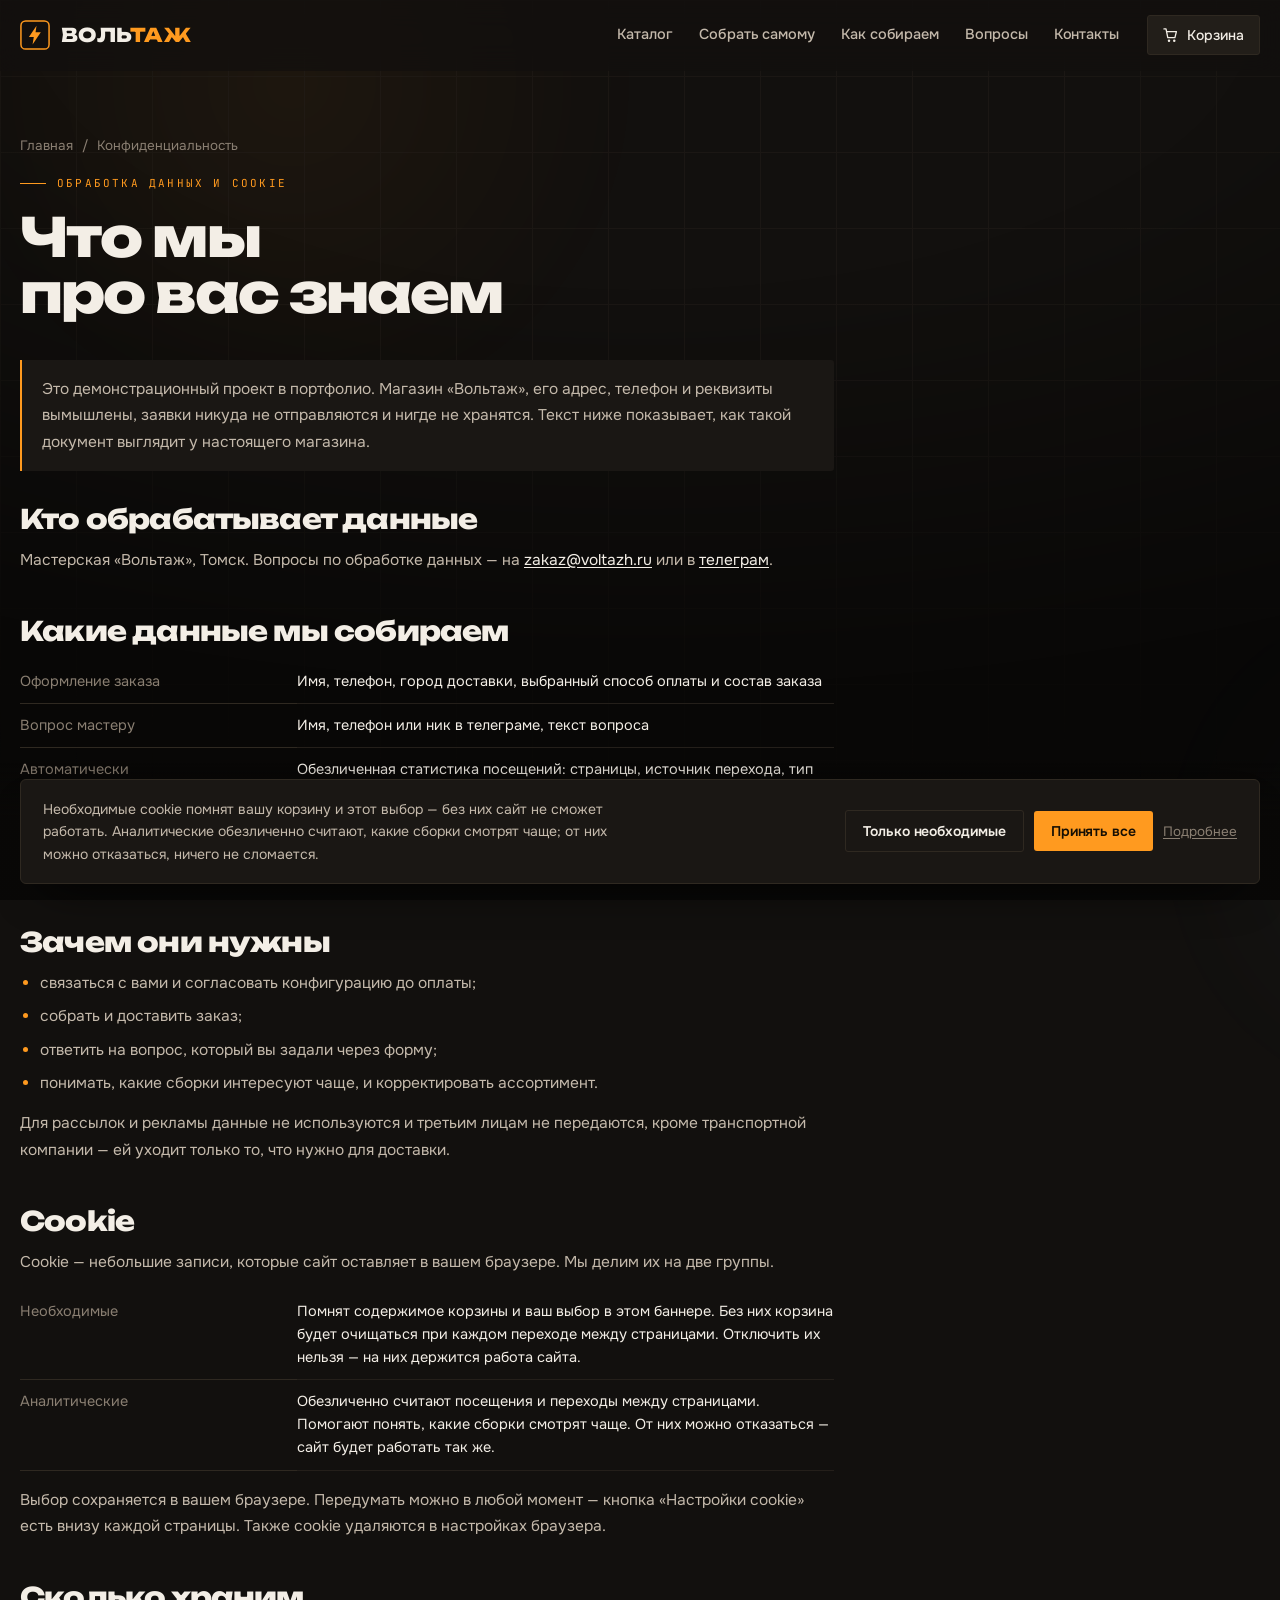
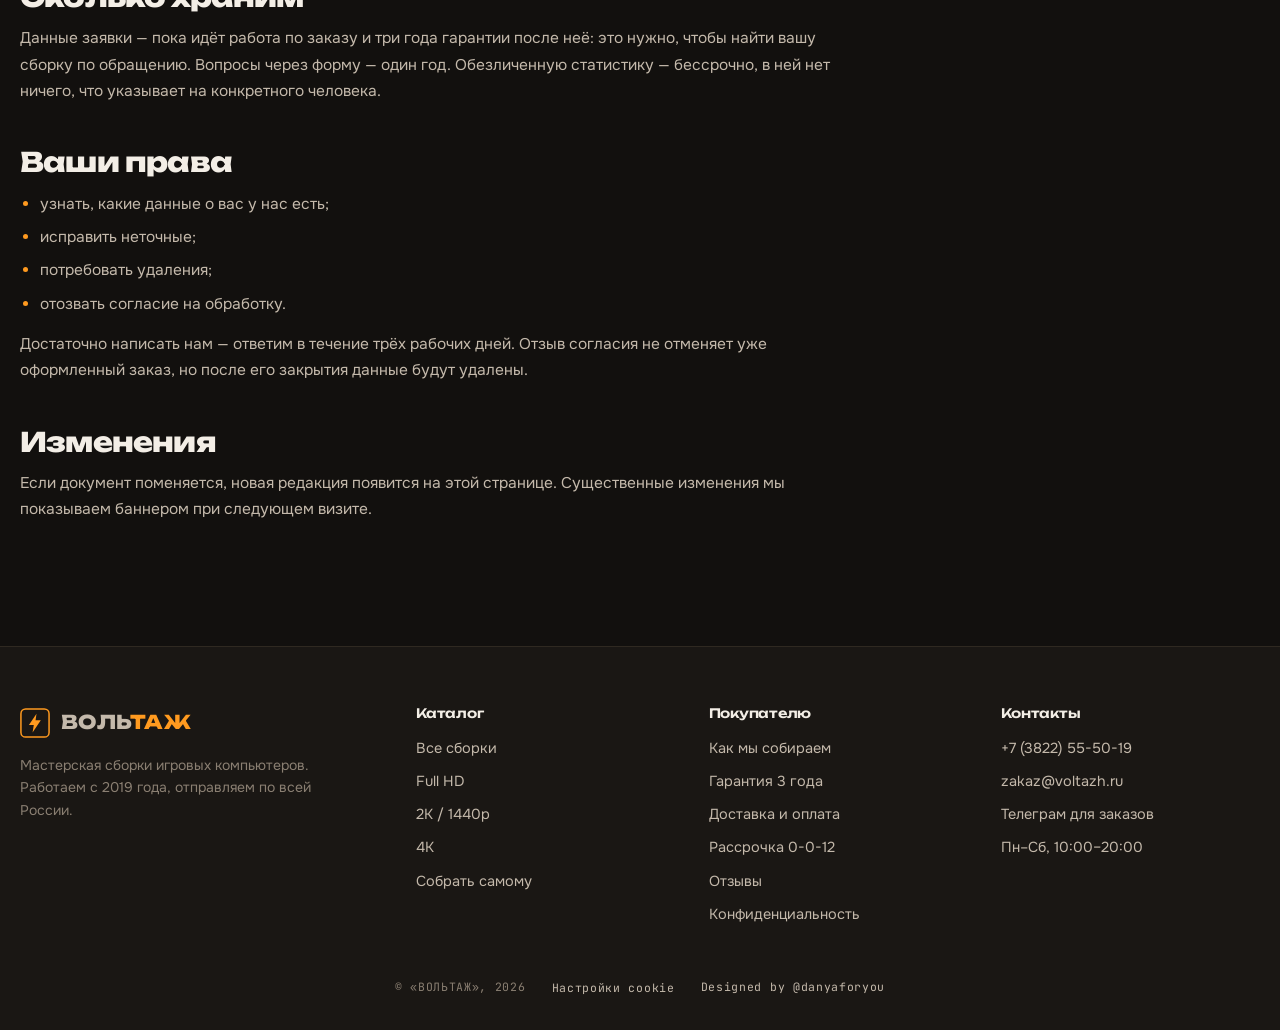
<file: policy.html>
<!doctype html>
<html lang="ru">
<head>
<meta charset="utf-8">
<meta name="viewport" content="width=device-width, initial-scale=1">
<title>Конфиденциальность и cookie — Вольтаж</title>
<meta name="description" content="Какие данные собирает сайт, зачем они нужны, какие cookie используются и как отозвать согласие.">
<link rel="canonical" href="https://danya4you.github.io/voltazh/policy.html">
<link rel="icon" href="favicon.svg" type="image/svg+xml">
<meta name="theme-color" content="#12100E">

<meta property="og:type" content="website">
<meta property="og:site_name" content="ВОЛЬТАЖ">
<meta property="og:locale" content="ru_RU">
<meta property="og:url" content="https://danya4you.github.io/voltazh/policy.html">
<meta property="og:title" content="Конфиденциальность и cookie — Вольтаж">
<meta property="og:description" content="Какие данные собирает сайт, зачем они нужны, какие cookie используются и как отозвать согласие.">
<meta property="og:image" content="https://danya4you.github.io/voltazh/og-image.png">
<meta property="og:image:width" content="1731">
<meta property="og:image:height" content="909">
<meta property="og:image:alt" content="Игровой компьютер ВОЛЬТАЖ и слоган: ваш компьютер соберёт человек">

<meta name="twitter:card" content="summary_large_image">
<meta name="twitter:title" content="Конфиденциальность и cookie — Вольтаж">
<meta name="twitter:description" content="Какие данные собирает сайт, зачем они нужны, какие cookie используются и как отозвать согласие.">
<meta name="twitter:image" content="https://danya4you.github.io/voltazh/og-image.png">
<link rel="preconnect" href="https://fonts.googleapis.com">
<link rel="preconnect" href="https://fonts.gstatic.com" crossorigin>
<link rel="preload" as="style" href="https://fonts.googleapis.com/css2?family=Caveat:wght@600&family=JetBrains+Mono:wght@400;500;700&family=Onest:wght@400;500;600;700&family=Unbounded:wght@600;700;800&display=swap">
<link rel="stylesheet" href="https://fonts.googleapis.com/css2?family=Caveat:wght@600&family=JetBrains+Mono:wght@400;500;700&family=Onest:wght@400;500;600;700&family=Unbounded:wght@600;700;800&display=swap" media="print" onload="this.media='all'">
<noscript><link rel="stylesheet" href="https://fonts.googleapis.com/css2?family=Caveat:wght@600&family=JetBrains+Mono:wght@400;500;700&family=Onest:wght@400;500;600;700&family=Unbounded:wght@600;700;800&display=swap"></noscript>
<link rel="stylesheet" href="assets/style.css?v=19705016">
</head>
<body>
<div class="bg" aria-hidden="true">
  <div class="bg__glow"></div>
  <div class="bg__grid"></div>
  <div class="bg__vig"></div>
</div>
<div class="cursor-glow" id="cursorGlow" aria-hidden="true"></div>
<div class="page-veil" aria-hidden="true"></div>


<!-- ================= ШАПКА ================= -->
<!-- ================= ШАПКА ================= -->
<header class="top" id="top">
  <div class="shell top__in">
    <a class="logo" href="index.html" aria-label="Вольтаж — на главную">
      <svg class="logo__mark" viewBox="0 0 32 32" fill="none" aria-hidden="true">
        <rect x="1" y="1" width="30" height="30" rx="5" stroke="#FF9A1F" stroke-width="1.6"/>
        <path d="M17.6 6 9.5 18.2h5.2L13.4 26l8.8-13H16.6L17.6 6Z" fill="#FF9A1F"/>
      </svg>
      <span class="logo__txt">Воль<b>таж</b></span>
    </a>
    <nav class="nav" id="nav">
      <a href="catalog.html" data-page="catalog">Каталог</a>
      <a href="configurator.html" data-page="configurator">Собрать самому</a>
      <a href="index.html#how">Как собираем</a>
      <a href="index.html#faq">Вопросы</a>
      <a href="index.html#ask">Контакты</a>
    </nav>
    <button class="cart-btn" id="cartOpen" aria-label="Открыть корзину">
      <svg width="15" height="15" viewBox="0 0 16 16" fill="none" aria-hidden="true">
        <path d="M1 1h2.2l1.9 9.2h7.6l1.6-6.4H4.4" stroke="currentColor" stroke-width="1.4" stroke-linecap="round" stroke-linejoin="round"/>
        <circle cx="6.4" cy="13.6" r="1.3" fill="currentColor"/><circle cx="12" cy="13.6" r="1.3" fill="currentColor"/>
      </svg>
      Корзина <span class="cart-btn__n" id="cartN" data-zero>0</span>
    </button>
    <button class="burger" id="burger" aria-label="Меню" aria-expanded="false" aria-controls="nav">
      <span></span><span></span><span></span>
    </button>
  </div>
</header>

<main id="content">
<!-- ================= ШАПКА СТРАНИЦЫ ================= -->

<!-- ================= ПОЛИТИКА ================= -->
<section class="pagehead band--flush">
  <div class="shell">
    <nav class="crumbs" aria-label="Хлебные крошки">
      <a href="index.html">Главная</a><span>/</span><span>Конфиденциальность</span>
    </nav>
    <div class="head" style="margin-bottom:0">
      <div class="eyebrow">Обработка данных и cookie</div>
      <h1>Что мы<br>про вас знаем</h1>
    </div>
  </div>
</section>

<section class="band--flush" style="padding-top:clamp(24px,3vw,38px)">
  <div class="shell">
    <div class="doc">
      <p class="doc__note">Это демонстрационный проект в портфолио. Магазин «Вольтаж», его адрес,
      телефон и реквизиты вымышлены, заявки никуда не отправляются и нигде не хранятся.
      Текст ниже показывает, как такой документ выглядит у настоящего магазина.</p>

      <h2>Кто обрабатывает данные</h2>
      <p>Мастерская «Вольтаж», Томск. Вопросы по обработке данных —
      на <a href="mailto:zakaz@voltazh.ru">zakaz@voltazh.ru</a> или в
      <a href="https://t.me/danyaforyou">телеграм</a>.</p>

      <h2>Какие данные мы собираем</h2>
      <table class="doc__tbl">
        <tbody>
          <tr><th>Оформление заказа</th><td>Имя, телефон, город доставки, выбранный способ оплаты и состав заказа</td></tr>
          <tr><th>Вопрос мастеру</th><td>Имя, телефон или ник в телеграме, текст вопроса</td></tr>
          <tr><th>Автоматически</th><td>Обезличенная статистика посещений: страницы, источник перехода, тип устройства</td></tr>
        </tbody>
      </table>
      <p>Паспортные данные, адрес проживания и платёжные реквизиты через сайт мы не собираем.
      Оплата, если вы её выбираете, проходит на стороне банка — карта до нас не доходит.</p>

      <h2>Зачем они нужны</h2>
      <ul>
        <li>связаться с вами и согласовать конфигурацию до оплаты;</li>
        <li>собрать и доставить заказ;</li>
        <li>ответить на вопрос, который вы задали через форму;</li>
        <li>понимать, какие сборки интересуют чаще, и корректировать ассортимент.</li>
      </ul>
      <p>Для рассылок и рекламы данные не используются и третьим лицам не передаются,
      кроме транспортной компании — ей уходит только то, что нужно для доставки.</p>

      <h2 id="cookies">Cookie</h2>
      <p>Cookie — небольшие записи, которые сайт оставляет в вашем браузере. Мы делим их на две группы.</p>
      <table class="doc__tbl">
        <tbody>
          <tr><th>Необходимые</th><td>Помнят содержимое корзины и ваш выбор в этом баннере. Без них корзина
          будет очищаться при каждом переходе между страницами. Отключить их нельзя — на них держится работа сайта.</td></tr>
          <tr><th>Аналитические</th><td>Обезличенно считают посещения и переходы между страницами.
          Помогают понять, какие сборки смотрят чаще. От них можно отказаться — сайт будет работать так же.</td></tr>
        </tbody>
      </table>
      <p>Выбор сохраняется в вашем браузере. Передумать можно в любой момент — кнопка
      «Настройки cookie» есть внизу каждой страницы. Также cookie удаляются в настройках браузера.</p>

      <h2>Сколько храним</h2>
      <p>Данные заявки — пока идёт работа по заказу и три года гарантии после неё: это нужно,
      чтобы найти вашу сборку по обращению. Вопросы через форму — один год. Обезличенную
      статистику — бессрочно, в ней нет ничего, что указывает на конкретного человека.</p>

      <h2>Ваши права</h2>
      <ul>
        <li>узнать, какие данные о вас у нас есть;</li>
        <li>исправить неточные;</li>
        <li>потребовать удаления;</li>
        <li>отозвать согласие на обработку.</li>
      </ul>
      <p>Достаточно написать нам — ответим в течение трёх рабочих дней. Отзыв согласия
      не отменяет уже оформленный заказ, но после его закрытия данные будут удалены.</p>

      <h2>Изменения</h2>
      <p>Если документ поменяется, новая редакция появится на этой странице.
      Существенные изменения мы показываем баннером при следующем визите.</p>
    </div>
  </div>
</section>
</main>

<!-- ================= ФУТЕР ================= -->
<footer class="foot" id="contacts">
  <div class="shell">
    <div class="foot__grid">
      <div>
        <a class="logo" href="index.html" style="margin-bottom:14px">
          <svg class="logo__mark" viewBox="0 0 32 32" fill="none" aria-hidden="true">
            <rect x="1" y="1" width="30" height="30" rx="5" stroke="#FF9A1F" stroke-width="1.6"/>
            <path d="M17.6 6 9.5 18.2h5.2L13.4 26l8.8-13H16.6L17.6 6Z" fill="#FF9A1F"/>
          </svg>
          <span class="logo__txt">Воль<b>таж</b></span>
        </a>
        <p class="foot__note">Мастерская сборки игровых компьютеров. Работаем с 2019 года, отправляем по всей России.</p>
      </div>
      <div>
        <h3>Каталог</h3>
        <ul>
          <li><a href="catalog.html">Все сборки</a></li>
          <li><a href="catalog.html#catalog">Full HD</a></li>
          <li><a href="catalog.html#catalog">2K / 1440p</a></li>
          <li><a href="catalog.html#catalog">4K</a></li>
          <li><a href="configurator.html">Собрать самому</a></li>
        </ul>
      </div>
      <div>
        <h3>Покупателю</h3>
        <ul>
          <li><a href="index.html#how">Как мы собираем</a></li>
          <li><a href="index.html#why">Гарантия 3 года</a></li>
          <li><a href="index.html#faq">Доставка и оплата</a></li>
          <li><a href="index.html#faq">Рассрочка 0-0-12</a></li>
          <li><a href="index.html#reviews">Отзывы</a></li>
          <li><a href="policy.html">Конфиденциальность</a></li>
        </ul>
      </div>
      <div>
        <h3>Контакты</h3>
        <ul>
          <li><a href="tel:+73822555019">+7 (3822) 55-50-19</a></li>
          <li><a href="mailto:zakaz@voltazh.ru">zakaz@voltazh.ru</a></li>
          <li><a href="https://t.me/danyaforyou">Телеграм для заказов</a></li>
          <li><span style="color:var(--ink-2)">Пн–Сб, 10:00–20:00</span></li>
        </ul>
      </div>
    </div>
    <div class="foot__bar">
      <span>© «ВОЛЬТАЖ», 2026</span>
      <button class="foot__cookie" data-cookie-open>Настройки cookie</button>
      <a class="foot__by" href="https://t.me/danyaforyou">Designed by @danyaforyou</a>
    </div>
  </div>
</footer>

<!-- ================= КОРЗИНА ================= -->
<div class="scrim" id="scrim"></div>
<aside class="drawer" id="drawer" role="dialog" aria-modal="true" aria-label="Корзина" aria-hidden="true">
  <div class="drawer__top">
    <h3>Корзина</h3>
    <button class="x" id="cartClose" aria-label="Закрыть корзину">✕</button>
  </div>
  <div class="drawer__body" id="cartBody"></div>
  <div class="drawer__foot" id="cartFoot" hidden></div>
</aside>

<!-- ================= МОДАЛКА ТОВАРА ================= -->
<div class="modal" id="modal" role="dialog" aria-modal="true" aria-hidden="true">
  <button class="x modal__x" id="modalClose" aria-label="Закрыть">✕</button>
  <div class="modal__grid" id="modalGrid"></div>
</div>


<!-- ================= COOKIE ================= -->
<div class="cookie" id="cookie" role="region" aria-label="Использование cookie">
  <div class="cookie__in">
    <p class="cookie__text">Необходимые cookie помнят вашу корзину и этот выбор — без них
      сайт не сможет работать. Аналитические обезличенно считают, какие сборки смотрят чаще;
      от них можно отказаться, ничего не сломается.</p>
    <div class="cookie__acts">
      <button class="btn btn--ghost btn--sm" data-cookie="need">Только необходимые</button>
      <button class="btn btn--sm" data-cookie="all">Принять все</button>
      <a class="cookie__more" href="policy.html#cookies">Подробнее</a>
    </div>
  </div>
</div>
<script src="assets/data.js?v=8f9b0ea5" defer></script>
<script src="assets/app.js?v=c6fa09d2" defer></script>
</body>
</html>
</file>
<file: assets/style.css>
/* ============================================================
   ВОЛЬТАЖ — магазин игровых ПК
   Тёмная одностилевая тема (осознанный выбор: витрина мастерской).
   Все цвета заданы явно, страница не зависит от фона хоста.
   ============================================================ */

:root{
  /* грунт — тёплый графит, не синий */
  --ground:      #12100E;
  --ground-2:    #1A1714;
  --ground-3:    #221E19;
  --line:        #2F2921;
  --line-soft:   #241F1A;

  --ink:         #F3EEE6;
  --ink-2:       #C4B9AB;
  --ink-3:       #8A7F72;

  /* акцент — медь под напряжением */
  --volt:        #FF9A1F;
  --volt-deep:   #C96A00;
  --volt-soft:   rgba(255,154,31,.14);

  /* холодная дуга — только для «электрических» моментов */
  --arc:         #8FE3FF;

  --ok:          #6FD68F;
  --warn:        #FFC64D;

  --r-sm: 3px;
  --r-md: 6px;
  --r-lg: 10px;

  --shell: 1240px;
  --rail: 110px;

  /* Unbounded — то, что запоминается. Onest — то, что читается.
     Mono — только настоящие данные. Caveat — рука человека. */
  --f-disp: 'Unbounded','Onest','Segoe UI',system-ui,sans-serif;
  --f-body: 'Onest','Segoe UI',system-ui,sans-serif;
  --f-mono: 'JetBrains Mono','Cascadia Mono',ui-monospace,monospace;
  --f-hand: 'Caveat','Segoe Script',cursive;

  --sp: 0; /* прогресс скролла 0..1, пишется из JS */
}

*{box-sizing:border-box}
html{scroll-behavior:smooth}

body{
  margin:0;
  background:var(--ground);
  color:var(--ink);
  font-family:var(--f-body);
  font-size:16px;
  line-height:1.6;
  -webkit-font-smoothing:antialiased;
  overflow-x:hidden;
}

/* ---------- фон, живущий по скроллу ---------- */
.bg{position:fixed; inset:0; z-index:0; pointer-events:none}
/* Два световых пятна, которые ползут по мере прокрутки.
   Раньше и положение, и прозрачность обоих градиентов считались из
   --sp прямо внутри background. Это значило, что на каждом кадре
   прокрутки браузер заново растрировал два радиальных градиента
   размером в полтора экрана и потом размывал их. Со сглаженной
   прокруткой кадров получается втрое больше обычного, и страница
   начинала подтормаживать именно здесь.
   Теперь фон рисуется один раз, а по скроллу едут готовые слои:
   transform и opacity умеет композитор, перерисовка не нужна. */
.bg__glow{ position:absolute; inset:-35%; }
.bg__glow::before,
.bg__glow::after{
  content:''; position:absolute; inset:0;
  filter:blur(6px);
  will-change:transform, opacity;
}
.bg__glow::before{
  background:radial-gradient(46vw 46vw at 34% 26%, #FF9A1F, transparent 62%);
  opacity:calc(.05 + var(--sp)*.20);
  transform:translate3d(calc(var(--sp) * 43%), calc(var(--sp) * 18%), 0);
}
.bg__glow::after{
  background:radial-gradient(38vw 38vw at 86% 76%, #8FE3FF, transparent 60%);
  opacity:calc(.03 + var(--sp)*.09);
  transform:translate3d(calc(var(--sp) * -46%), calc(var(--sp) * -22%), 0);
}
.bg__grid{
  position:absolute; inset:0;
  background-image:
    linear-gradient(var(--line-soft) 1px, transparent 1px),
    linear-gradient(90deg, var(--line-soft) 1px, transparent 1px);
  background-size:76px 76px;
  opacity:calc(.5 - var(--sp)*.22);
  mask-image:radial-gradient(120% 90% at 50% 20%, #000 30%, transparent 85%);
}
.bg__vig{
  position:absolute; inset:0;
  background:radial-gradient(120% 80% at 50% 0%, transparent 40%, rgba(0,0,0,.55) 100%);
}
.cursor-glow{
  position:fixed; z-index:1; width:520px; height:520px; margin:-260px 0 0 -260px;
  border-radius:50%; pointer-events:none; opacity:0; transition:opacity .5s ease;
  background:radial-gradient(circle, rgba(255,154,31,.10), transparent 66%);
}

/* ---------- вольтметровая рейка ----------
   Рейка занимает ровно левое поле страницы: её ширина считается
   из фактического отступа .shell, поэтому она физически не может
   наехать на контент. Чем уже экран — тем меньше она показывает. */
.rail{
  position:fixed; left:14px; top:0; bottom:0; z-index:5;
  width:calc((100vw - min(100vw - 40px, var(--shell))) / 2 - 26px);
  display:none; pointer-events:none;
  font-family:var(--f-mono);
}
.rail__track{
  position:absolute; left:0; top:15vh; bottom:24vh; width:2px;
  background:var(--line);
}
.rail__fill{
  position:absolute; left:0; top:0; width:100%;
  height:calc(var(--sp)*100%);
  background:linear-gradient(180deg,var(--volt-deep),var(--volt));
  box-shadow:0 0 14px rgba(255,154,31,.65);
}
.rail__head{
  position:absolute; left:-4px; top:calc(var(--sp)*100%); width:10px; height:10px;
  margin-top:-5px; border-radius:50%;
  background:var(--volt); box-shadow:0 0 12px 2px rgba(255,154,31,.8);
}
.rail__tick{position:absolute; left:0; display:flex; align-items:center; gap:9px; transform:translateY(-50%)}
.rail__tick i{display:block; width:13px; height:1px; background:var(--line); flex:none}
.rail__tick span{font-size:10px; letter-spacing:.1em; color:var(--ink-3); white-space:nowrap}
.rail__tick.on i{background:var(--volt); width:20px}
.rail__tick.on span{color:var(--volt)}
.rail__read{
  position:absolute; left:0; bottom:11vh; width:100%;
  font-family:var(--f-disp); font-size:clamp(15px,1.15vw,21px); font-weight:800; letter-spacing:-.035em;
  line-height:1.1; white-space:nowrap; font-variant-numeric:tabular-nums;
  color:var(--ink-2);
}
.rail__read small{
  display:block; margin-bottom:5px;
  font-family:var(--f-mono); font-size:9px; letter-spacing:.2em;
  color:var(--ink-3); font-weight:400;
}

/* от 1320px в поле помещается сама шкала с делениями */
@media (min-width:1320px){
  .rail{display:block}
  .rail__tick span, .rail__read{display:none}
}
/* от 1440px — уже и подписи делений, и показание вольтметра */
@media (min-width:1440px){
  .rail__tick span{display:block}
  .rail__read{display:block}
}

/* ---------- каркас ---------- */
.shell{width:min(100% - 40px, var(--shell)); margin-inline:auto; position:relative; z-index:2}
section{position:relative; z-index:2}
.band{padding:clamp(64px,9vw,120px) 0; border-top:1px solid var(--line-soft)}
.band--flush{border-top:0}

/* ---------- типографика ---------- */
h1,h2,h3,h4{
  font-family:var(--f-disp); font-weight:800; margin:0;
  line-height:1.04; text-wrap:balance; letter-spacing:-.03em;
}
h2{font-size:clamp(27px,3.7vw,45px)}
h3{font-size:clamp(19px,2vw,25px); font-weight:700; letter-spacing:-.022em}
p{margin:0}
a{color:inherit}

/* надзаголовок — единственное место, где остался «приборный» трекинг */
.eyebrow{
  font-family:var(--f-mono); font-size:11px; letter-spacing:.2em; text-transform:uppercase;
  color:var(--volt); display:flex; align-items:center; gap:11px; margin-bottom:18px;
}
.eyebrow::before{content:''; width:26px; height:1px; background:var(--volt); flex:none}
.lead{color:var(--ink-2); font-size:clamp(16px,1.3vw,17.5px); max-width:60ch; margin-top:18px; line-height:1.62}

/* рукописный акцент */
.hand{font-family:var(--f-hand); font-weight:600; letter-spacing:0; line-height:1.25}
.head{margin-bottom:clamp(36px,4.6vw,60px)}
.head--split{display:flex; gap:36px; align-items:flex-end; justify-content:space-between; flex-wrap:wrap}

/* ---------- кнопки ---------- */
.btn{
  --bg:var(--volt); --fg:#160F04;
  appearance:none; border:0; cursor:pointer;
  display:inline-flex; align-items:center; justify-content:center; gap:10px;
  padding:15px 26px; background:var(--bg); color:var(--fg);
  font-family:var(--f-body); font-size:15.5px; font-weight:600; letter-spacing:-.005em;
  border-radius:var(--r-sm); text-decoration:none; position:relative; overflow:hidden;
  transition:transform .18s ease, box-shadow .25s ease, background .2s ease;
}
.btn:hover{transform:translateY(-2px); box-shadow:0 10px 30px -8px rgba(255,154,31,.55)}
.btn:active{transform:translateY(0)}
.btn--ghost{--bg:transparent; --fg:var(--ink); border:1px solid var(--line); }
.btn--ghost:hover{border-color:var(--volt); color:var(--volt); box-shadow:none}
.btn--wide{width:100%}
.btn--sm{padding:11px 17px; font-size:14px}
:focus-visible{outline:2px solid var(--arc); outline-offset:3px; border-radius:2px}

/* ---------- шапка ---------- */
.top{
  position:sticky; top:0; z-index:60;
  background:rgba(18,16,14,.72); backdrop-filter:blur(14px);
  border-bottom:1px solid transparent; transition:border-color .3s, background .3s;
}
/* Прокрученная шапка залита на 92% — сквозь неё и так ничего не видно,
   а backdrop-filter при этом заставлял браузер пересобирать и размывать
   всё, что проезжает под ней, на каждом кадре. В каталоге под шапкой
   едут десять тяжёлых SVG, и это било больнее всего. Наверху страницы,
   где заливка 72%, размытие остаётся — там оно и читается. */
.top.stuck{border-bottom-color:var(--line); background:rgba(18,16,14,.92); backdrop-filter:none}
.top__in{display:flex; align-items:center; gap:28px; height:70px}
.logo{display:flex; align-items:center; gap:11px; text-decoration:none; margin-right:auto}
.logo__mark{width:30px; height:30px; flex:none}
.logo__txt{font-family:var(--f-disp); font-size:19px; font-weight:800; letter-spacing:.015em; text-transform:uppercase}
.logo__txt b{color:var(--volt); font-weight:800}
.nav{display:flex; gap:26px}
.nav a{
  font-family:var(--f-body); font-size:14.5px; font-weight:500; letter-spacing:-.005em;
  color:var(--ink-2); text-decoration:none; padding:6px 0; position:relative;
}
.nav a::after{content:''; position:absolute; left:0; right:100%; bottom:0; height:1px; background:var(--volt); transition:right .28s ease}
.nav a:hover{color:var(--ink)} .nav a:hover::after{right:0}
.cart-btn{
  position:relative; display:inline-flex; align-items:center; gap:9px;
  background:var(--ground-3); border:1px solid var(--line); color:var(--ink);
  padding:10px 15px; border-radius:var(--r-sm); cursor:pointer;
  font-family:var(--f-body); font-size:14px; font-weight:500;
  transition:border-color .2s, color .2s;
}
.cart-btn:hover{border-color:var(--volt); color:var(--volt)}
.cart-btn__n{
  min-width:19px; height:19px; padding:0 5px; border-radius:10px;
  background:var(--volt); color:#160F04; font-weight:700; font-size:11px;
  display:inline-flex; align-items:center; justify-content:center;
}
.cart-btn__n:empty, .cart-btn__n[data-zero]{display:none}
/* ---------- бургер ----------
   До 900px горизонтальное меню не помещается, поэтому оно
   превращается в панель под шапкой. Кнопка корзины остаётся
   на виду: это главное действие, прятать его в меню нельзя. */
.burger{
  display:none; appearance:none; cursor:pointer; flex:none;
  width:42px; height:42px; padding:0 11px;
  background:var(--ground-3); border:1px solid var(--line); border-radius:var(--r-sm);
  flex-direction:column; justify-content:center; gap:5px;
  transition:border-color .2s;
}
.burger:hover{border-color:var(--volt)}
.burger span{
  display:block; height:2px; width:100%; background:var(--ink); border-radius:2px;
  transition:transform .28s cubic-bezier(.2,.8,.2,1), opacity .2s;
}
.burger[aria-expanded="true"] span:nth-child(1){transform:translateY(7px) rotate(45deg)}
.burger[aria-expanded="true"] span:nth-child(2){opacity:0}
.burger[aria-expanded="true"] span:nth-child(3){transform:translateY(-7px) rotate(-45deg)}

@media (max-width:900px){
  .burger{display:flex}
  .top__in{gap:14px}
  .nav{
    position:absolute; left:0; right:0; top:100%;
    display:none; flex-direction:column; gap:0;
    background:var(--ground-2); border-bottom:1px solid var(--line);
    padding:6px 0 10px;
    box-shadow:0 24px 40px -26px rgba(0,0,0,.95);
  }
  .nav.is-open{display:flex; animation:navDown .28s cubic-bezier(.2,.85,.25,1) both}
  .nav a{
    padding:14px 20px; font-size:16px; width:min(100% - 40px,var(--shell));
    margin-inline:auto; border-bottom:1px solid var(--line-soft);
  }
  .nav a:last-child{border-bottom:0}
  .nav a::after{display:none}
  .nav a.is-here{color:var(--volt)}
  @keyframes navDown{from{opacity:0; transform:translateY(-8px)} to{opacity:1; transform:none}}
}
@media (max-width:420px){
  .cart-btn{padding:10px 12px; font-size:0; gap:0}
  .cart-btn svg{width:17px; height:17px}
  .cart-btn__n{font-size:11px}
}

/* ---------- герой ---------- */
.hero{padding:clamp(48px,6vw,86px) 0 clamp(56px,7vw,96px); overflow:hidden}
.hero__in{display:grid; grid-template-columns:1.06fr .94fr; gap:clamp(28px,4vw,64px); align-items:center}
.hero h1{
  font-size:clamp(30px,4.2vw,56px); line-height:1.04; letter-spacing:-.035em; text-wrap:initial;
}
.hero h1 em{font-style:normal; color:var(--volt); display:block; position:relative}
.hero__sub{margin-top:24px; max-width:46ch; color:var(--ink-2); font-size:clamp(15.5px,1.3vw,17.5px); line-height:1.62}
.hero__cta{display:flex; gap:14px; margin-top:32px; flex-wrap:wrap}
.hero__meta{display:flex; gap:24px; margin-top:34px; flex-wrap:wrap; font-family:var(--f-body); font-size:14px; color:var(--ink-3)}
.hero__meta span{display:flex; align-items:center; gap:8px}
.hero__meta span::before{content:''; width:5px; height:5px; border-radius:50%; background:var(--ok)}
.hero__art{position:relative; display:flex; justify-content:center; padding-bottom:40px}
.hero__stage{position:relative; width:min(100%,430px)}
.hero__stage > svg{width:100%; height:auto; overflow:visible; display:block}
@media (max-width:940px){
  .hero__in{grid-template-columns:1fr; gap:34px}
  .hero__art{order:-1}
  .hero__stage{width:min(78%,320px)}
}

/* сборка ПК из деталей */
.part{transform-box:fill-box; opacity:0; animation:assemble .85s cubic-bezier(.18,.86,.24,1) forwards}
@keyframes assemble{
  from{opacity:0; transform:translate(var(--dx,0px),var(--dy,-60px)) rotate(var(--rot,0deg)) scale(var(--sc,1))}
  to  {opacity:1; transform:none}
}
.fan{transform-box:fill-box; transform-origin:50% 50%; animation:spin 2.6s linear infinite}
/* Вращение внутри SVG считается на основном потоке: каждый кадр — это
   перерисовка всей картинки. В каталоге таких вентиляторов под полсотни,
   и те, что за краем экрана, крутились наравне с видимыми. Снаружи их
   останавливаем — на глаз незаметно, потому что смотреть там нечего. */
.paused .fan, .paused .pulse{animation-play-state:paused}
.fan--slow{animation-duration:4.4s}
.fan--rev{animation-direction:reverse}
@keyframes spin{to{transform:rotate(360deg)}}
.pulse{animation:pulse 3.4s ease-in-out infinite}
@keyframes pulse{0%,100%{opacity:.55} 50%{opacity:1}}
.arc{animation:flick 5s steps(1,end) infinite}
@keyframes flick{0%,86%,100%{opacity:0} 88%{opacity:.9} 90%{opacity:.15} 92%{opacity:1} 95%{opacity:0}}

/* ============================================================
   Сценарий героя: искрит → перегрев → взрыв → дым → починка
   Фаза задаётся классом p-* на .hero__art, тайминг ведёт JS.
   Цикл 18 с.
   ============================================================ */
.hero__hint{
  position:absolute; left:50%; bottom:0; transform:translateX(-50%) rotate(-2.5deg);
  font-family:var(--f-hand); font-weight:600; font-size:21px; letter-spacing:0;
  color:var(--ink-2); white-space:nowrap; pointer-events:none; transition:opacity .45s;
}
@media (hover:none){ .hero__hint{display:none} }
/* ---------- пометки мастера на сборке ----------
   Три рукописные подписи со стрелками к узлам: кулер, вентиляторы,
   поддон с кабелями. Появляются после того, как ПК собран. */
.note{
  position:absolute; z-index:3; pointer-events:none;
  font-family:var(--f-hand); font-weight:600;
  font-size:clamp(15px,1.35vw,20px); line-height:1.15;
  color:rgba(255,255,255,.95); white-space:nowrap;
  text-shadow:0 1px 10px rgba(8,7,6,.92), 0 0 3px rgba(8,7,6,.9);
  opacity:0; animation:noteIn .9s cubic-bezier(.2,.85,.25,1) forwards;
}
.note svg{position:absolute; width:40px; height:32px; overflow:visible; opacity:.72}
.note path{fill:none; stroke:currentColor; stroke-width:1.5; stroke-linecap:round; stroke-linejoin:round}

.note--1{--rot:-3deg;   top:1%;     left:5%;   animation-delay:2.2s}
.note--1 svg{bottom:-27px; right:14px}
.note--2{--rot:2.5deg;  top:45%;    right:-3%; animation-delay:2.55s}
.note--2 svg{left:-46px; top:2px}
.note--3{--rot:-2deg;   bottom:11%; left:1%;   animation-delay:2.9s}
.note--3 svg{top:-26px; right:16px}

@keyframes noteIn{
  from{opacity:0; transform:translateY(7px) rotate(var(--rot,0deg))}
  to  {opacity:1; transform:rotate(var(--rot,0deg))}
}
@keyframes noteOut{ to{opacity:0} }

/* во время взрыва подписи убираем — они относятся к целой машине */
.hero__art.p-boom .note,
.hero__art.p-dark .note{animation:noteOut .3s ease forwards}
.hero__art.p-repair .note,
.hero__art.p-restored .note{animation:noteIn .9s cubic-bezier(.2,.85,.25,1) 1s forwards}

@media (max-width:520px){ .note--2{right:-1%} }

.hero__art .sparks, .hero__art .smoke, .hero__art .flash{opacity:0}
.hero__art .flash, .hero__art .smoke circle{transform-box:fill-box; transform-origin:50% 50%}
.hero__stage > svg{transform-origin:50% 60%}

/* как только сценарий запущен, деталями управляют переходы, а не стартовая сборка */
.hero__art.seq .hero__hint{opacity:0}
.hero__art.seq .part{
  animation:none; opacity:1;
  transition:transform .9s cubic-bezier(.2,.8,.2,1), opacity .5s;
}

/* 0–5 с — искрит */
.hero__art.p-spark .sparks{opacity:1; animation:sparkFlick .44s steps(1,end) infinite}
.hero__art.p-spark .fan{animation-duration:1.4s}
.hero__art.p-spark .pulse{animation-duration:.9s}

/* 5–7 с — перегрузка: тряска и вентиляторы вразнос */
.hero__art.p-overload .sparks{opacity:1; animation:sparkFlick .15s steps(1,end) infinite}
.hero__art.p-overload .fan{animation-duration:.28s}
.hero__art.p-overload .pulse{animation-duration:.24s}
.hero__art.p-overload .hero__stage{animation:shake .085s linear infinite}

/* 7–8 с — взрыв */
.hero__art.p-boom .flash{opacity:1; animation:flash .55s ease-out forwards}
.hero__art.p-boom .part{
  transform:translate(var(--ex,0px),var(--ey,0px)) rotate(var(--er,0deg));
  transition:transform .8s cubic-bezier(.12,.72,.32,1), opacity .4s;
}
.hero__art.p-boom .fan, .hero__art.p-boom .pulse,
.hero__art.p-boom .arc, .hero__art.p-boom .led{animation:none; opacity:0}

/* 8–12 с — обломки и дым */
.hero__art.p-dark .part{
  transform:translate(var(--ex,0px),var(--ey,0px)) rotate(var(--er,0deg)); opacity:.45;
}
.hero__art.p-dark .fan, .hero__art.p-dark .pulse,
.hero__art.p-dark .arc, .hero__art.p-dark .led{animation:none; opacity:0}
.hero__art.p-dark .smoke{opacity:1}
.hero__art.p-dark .smoke circle{animation:smoke 2.8s ease-out infinite}
.hero__art.p-dark .smoke circle:nth-child(2){animation-delay:.6s}
.hero__art.p-dark .smoke circle:nth-child(3){animation-delay:1.2s}
.hero__art.p-dark .smoke circle:nth-child(4){animation-delay:1.8s}

/* 12–16.8 с — детали возвращаются на место по очереди */
.hero__art.p-repair .part{
  transform:none; opacity:1;
  transition:transform 1.05s cubic-bezier(.2,.85,.25,1) var(--rd,0s), opacity .5s var(--rd,0s);
}
.hero__art.p-repair .fan{animation:spin 2.6s linear infinite}
.hero__art.p-repair .floor{animation:pulse 3.4s ease-in-out infinite 2.6s}

/* 16.8–18 с — питание вернулось */
.hero__art.p-restored .part{transform:none; opacity:1}
.hero__art.p-restored .led{animation:blink .28s steps(1,end) 5}

/* сценарий остановлен — всё на местах */
.hero__art.p-idle .part{transform:none; opacity:1}

@keyframes sparkFlick{0%{opacity:0} 18%{opacity:1} 36%{opacity:.15} 54%{opacity:1} 72%{opacity:.3} 100%{opacity:0}}
@keyframes flash{0%{opacity:0; transform:scale(.15)} 10%{opacity:1} 100%{opacity:0; transform:scale(2.7)}}
@keyframes shake{
  0%{transform:translate(0,0)} 25%{transform:translate(2.5px,-1.5px)}
  50%{transform:translate(-2.5px,1.5px)} 75%{transform:translate(1.5px,2.5px)}
  100%{transform:translate(-1.5px,-1.5px)}
}
@keyframes smoke{
  0%{opacity:0; transform:translate(0,0) scale(.45)}
  22%{opacity:.42}
  100%{opacity:0; transform:translate(var(--sx,0px),-96px) scale(2.3)}
}
@keyframes blink{0%,100%{opacity:1} 50%{opacity:.08}}

/* ---------- показатели ---------- */
.stats{display:grid; grid-template-columns:repeat(4,1fr); gap:1px; background:var(--line-soft); border-block:1px solid var(--line-soft)}
.stat{background:var(--ground); padding:30px 26px}
.stat__n{font-family:var(--f-disp); font-size:clamp(36px,4.4vw,54px); font-weight:800; line-height:1; color:var(--volt); font-variant-numeric:tabular-nums}
.stat__n small{font-size:.44em; color:var(--ink-2); margin-left:5px}
.stat__l{font-family:var(--f-body); font-size:13.5px; color:var(--ink-3); margin-top:10px; line-height:1.4}
@media (max-width:860px){ .stats{grid-template-columns:repeat(2,1fr)} }

/* ---------- панель подбора ---------- */
.tools{
  display:flex; gap:26px; align-items:center; justify-content:space-between; flex-wrap:wrap;
  background:var(--ground-2); border:1px solid var(--line); border-radius:var(--r-md);
  padding:20px 24px; margin-bottom:34px;
}
.chips{display:flex; gap:9px; flex-wrap:wrap}
.chip{
  appearance:none; cursor:pointer; background:transparent; color:var(--ink-2);
  border:1px solid var(--line); border-radius:100px; padding:8px 17px;
  font-family:var(--f-body); font-size:14px; font-weight:500; letter-spacing:-.005em;
  transition:.2s ease;
}
.chip:hover{color:var(--ink); border-color:var(--ink-3)}
.chip[aria-pressed="true"]{background:var(--volt); border-color:var(--volt); color:#160F04; font-weight:600}
.budget{display:flex; align-items:center; gap:15px; min-width:min(100%,340px); flex:1}
.budget label{font-family:var(--f-body); font-size:14px; color:var(--ink-3); white-space:nowrap}
.budget output{font-family:var(--f-mono); font-size:13.5px; color:var(--volt); font-weight:700; white-space:nowrap; font-variant-numeric:tabular-nums}
input[type=range]{
  -webkit-appearance:none; appearance:none; flex:1; height:2px; background:var(--line); border-radius:2px; cursor:pointer;
}
input[type=range]::-webkit-slider-thumb{
  -webkit-appearance:none; width:17px; height:17px; border-radius:50%; background:var(--volt);
  box-shadow:0 0 0 4px rgba(255,154,31,.18); cursor:pointer;
}
input[type=range]::-moz-range-thumb{
  width:17px; height:17px; border:0; border-radius:50%; background:var(--volt);
  box-shadow:0 0 0 4px rgba(255,154,31,.18); cursor:pointer;
}

/* ---------- каталог ---------- */
.grid{display:grid; grid-template-columns:repeat(3,1fr); gap:20px}
@media (max-width:1080px){ .grid{grid-template-columns:repeat(2,1fr)} }
@media (max-width:680px){ .grid{grid-template-columns:1fr} }

.card{
  position:relative; display:flex; flex-direction:column;
  background:linear-gradient(180deg,var(--ground-2),var(--ground));
  border:1px solid var(--line); border-radius:var(--r-md); overflow:hidden;
  transition:border-color .3s, transform .3s, box-shadow .35s;
  /* Каждая карточка — это SVG на полсотни узлов с градиентами и
     вентиляторами. Десять таких браузер отрисовывал целиком, включая
     те восемь, что за краем экрана. content-visibility разрешает
     пропускать их до подхода к экрану; auto 520px — подсказка о высоте,
     чтобы полоса прокрутки не прыгала, дальше браузер запоминает
     настоящий размер сам. */
  content-visibility:auto;
  contain-intrinsic-size:auto 700px;
}
.card::after{
  content:''; position:absolute; inset:0; pointer-events:none; opacity:0; transition:opacity .35s;
  background:radial-gradient(70% 45% at 50% 0%, rgba(255,154,31,.16), transparent 70%);
}
.card:hover{transform:translateY(-5px); border-color:#4A3D2B; box-shadow:0 26px 50px -28px rgba(0,0,0,.9)}
.card:hover::after{opacity:1}
/* Здесь стоял ещё и filter:saturate(.25). При двадцати шести процентах
   непрозрачности он почти не читается, а стоит дорого: filter заводит
   элементу отдельную поверхность и пересчитывается заново на каждой
   перерисовке — то есть на каждом обороте вентиляторов внутри. Тянуть
   ползунок бюджета по девяти таким карточкам было тяжело.
   Раз карточка не проходит по бюджету — там и крутиться нечему. */
/* .rise.in тоже задаёт opacity, специфичность у них одинаковая, а стоит
   оно ниже по файлу — и выигрывало. Приглушение по бюджету не работало
   совсем: карточки вне бюджета выглядели как обычные, менялся только
   счётчик. Добавленный .grid делает правило весомее.
   Длительность своя: базовые 1.05s достались от появления по скроллу,
   для реакции на ползунок это недопустимо медленно. */
.grid .card.is-out{opacity:.26; transition:opacity .25s}
.card.is-out .fan, .card.is-out .pulse{animation-play-state:paused}
.card.is-hidden{display:none}

.card__tag{
  position:absolute; top:14px; right:14px; z-index:3;
  font-family:var(--f-body); font-size:11.5px; letter-spacing:.02em; text-transform:uppercase;
  background:var(--volt); color:#160F04; font-weight:700; padding:5px 11px; border-radius:100px;
}
.card__tag--cold{background:var(--arc); color:#06222E}
.card__art{
  position:relative; padding:26px 20px 10px; display:flex; justify-content:center; align-items:flex-end;
  min-height:224px; background:radial-gradient(60% 60% at 50% 78%, rgba(255,154,31,.07), transparent 70%);
}
.card__art > svg:not(.zap){width:auto; transition:transform .45s cubic-bezier(.2,.8,.2,1)}
.card:hover .card__art > svg:not(.zap){transform:translateY(-7px) scale(1.035)}

/* разряд по корпусу при наведении */
.zap{
  position:absolute; inset:0; width:100%; height:100%;
  pointer-events:none; overflow:visible; opacity:0; transform:none !important;
}
.zap path{
  fill:none; stroke-width:2.6; stroke-linecap:round; stroke-linejoin:round;
  stroke-dasharray:90; stroke-dashoffset:90; opacity:0;
}
.zap circle{opacity:0; transform-box:fill-box; transform-origin:50% 50%}
.card:hover .zap, .modal__art:hover .zap{opacity:1}
.card:hover .zap path, .modal__art:hover .zap path{animation:strike 1.9s cubic-bezier(.2,.7,.3,1) infinite}
.card:hover .zap path:nth-of-type(2), .modal__art:hover .zap path:nth-of-type(2){animation-delay:.16s}
.card:hover .zap path:nth-of-type(3), .modal__art:hover .zap path:nth-of-type(3){animation-delay:.33s}
.card:hover .zap circle, .modal__art:hover .zap circle{animation:spark 1.9s ease-out infinite}
.card:hover .zap circle:nth-of-type(2), .modal__art:hover .zap circle:nth-of-type(2){animation-delay:.33s}
@keyframes strike{
  0%   {stroke-dashoffset:90; opacity:0}
  8%   {opacity:1}
  26%  {stroke-dashoffset:0; opacity:1}
  38%  {opacity:.18}
  44%  {opacity:1}
  56%  {opacity:.9}
  72%  {stroke-dashoffset:0; opacity:0}
  100% {stroke-dashoffset:0; opacity:0}
}
@keyframes spark{
  0%,18% {opacity:0; transform:scale(.4)}
  30%    {opacity:1; transform:scale(1)}
  58%    {opacity:.5; transform:scale(1.9)}
  70%,100%{opacity:0; transform:scale(2.4)}
}
.card__body{padding:0 22px 22px; display:flex; flex-direction:column; flex:1; gap:16px}
.card__volt{
  font-family:var(--f-mono); font-size:11px; letter-spacing:.2em; color:var(--volt);
  display:flex; justify-content:space-between; align-items:center;
}
.card__volt b{color:var(--ink-3); font-weight:400; letter-spacing:.1em}
.card__name{font-family:var(--f-disp); font-size:clamp(24px,2.3vw,29px); font-weight:800; text-transform:uppercase; line-height:1; letter-spacing:-.03em; margin-top:-4px}
.card__for{color:var(--ink-2); font-size:14.5px; line-height:1.5; margin-top:-6px}
.spec{display:flex; flex-direction:column; gap:0; border-top:1px solid var(--line-soft)}
.spec div{
  display:flex; justify-content:space-between; gap:12px; padding:8px 0;
  border-bottom:1px solid var(--line-soft); font-size:13.5px;
}
.spec dt{color:var(--ink-3); font-family:var(--f-body); font-size:13.5px; padding-top:1px; flex:none}
.spec dd{margin:0; text-align:right; color:var(--ink); font-weight:500}
.card__foot{margin-top:auto; display:flex; flex-direction:column; gap:13px}
.price{display:flex; align-items:baseline; gap:10px; flex-wrap:wrap}
.price b{font-family:var(--f-disp); font-size:clamp(25px,2.4vw,30px); font-weight:800; letter-spacing:-.035em; font-variant-numeric:tabular-nums}
.price s{
  color:var(--ink-3); font-family:var(--f-body); font-size:15px; font-weight:500;
  font-variant-numeric:tabular-nums; text-decoration-thickness:1px;
}
.price i{
  font-style:normal; font-family:var(--f-body); font-weight:600; font-size:12.5px;
  letter-spacing:-.005em; font-variant-numeric:tabular-nums; color:var(--ok);
  background:rgba(111,214,143,.13); padding:3px 9px; border-radius:100px; white-space:nowrap;
}
.card__btns{display:flex; gap:9px}
.card__btns .btn{flex:1}
.empty{
  grid-column:1/-1; text-align:center; padding:60px 20px; color:var(--ink-3);
  border:1px dashed var(--line); border-radius:var(--r-md); font-size:15px;
}

/* ---------- преимущества ---------- */
.feats{display:grid; grid-template-columns:repeat(4,1fr); gap:20px}
@media (max-width:1000px){ .feats{grid-template-columns:repeat(2,1fr)} }
@media (max-width:600px){ .feats{grid-template-columns:1fr} }
.feat{border-top:2px solid var(--volt); padding-top:22px}
.feat h3{font-size:19px; margin-bottom:11px}
.feat p{color:var(--ink-2); font-size:14.5px; line-height:1.6}
.feat .hand{display:block; margin-top:14px; font-size:19px; color:var(--volt); transform:rotate(-1.5deg)}

/* ---------- процесс ---------- */
.steps{display:grid; grid-template-columns:repeat(5,1fr); gap:0}
@media (max-width:1000px){ .steps{grid-template-columns:1fr} }
.step{position:relative; padding:26px 24px 26px 0; border-top:1px solid var(--line)}
.step__n{font-family:var(--f-mono); font-size:11px; letter-spacing:.2em; color:var(--volt)}
.step h3{font-size:19px; margin:13px 0 10px}
.step p{color:var(--ink-2); font-size:14px; line-height:1.6}
.step::before{
  content:''; position:absolute; top:-1px; left:0; height:1px; width:0; background:var(--volt);
  transition:width .7s cubic-bezier(.2,.8,.2,1);
}
.step.in::before{width:100%}
.step:nth-child(2)::before{transition-delay:.12s}
.step:nth-child(3)::before{transition-delay:.24s}
.step:nth-child(4)::before{transition-delay:.36s}
.step:nth-child(5)::before{transition-delay:.48s}

/* ---------- отзывы ---------- */
.revs{display:grid; grid-template-columns:repeat(3,1fr); gap:20px}
@media (max-width:940px){ .revs{grid-template-columns:1fr} }
.rev{background:var(--ground-2); border:1px solid var(--line); border-radius:var(--r-md); padding:26px}
.rev__q{font-size:16px; line-height:1.65; color:var(--ink); margin-bottom:20px}
.rev__w{display:flex; gap:13px; align-items:center; border-top:1px solid var(--line-soft); padding-top:17px}
.rev__av{
  width:38px; height:38px; border-radius:50%; flex:none; display:grid; place-items:center;
  background:var(--volt-soft); color:var(--volt); font-family:var(--f-disp); font-weight:800; font-size:16px;
}
.rev__n{font-weight:600; font-size:14.5px}
.rev__c{font-family:var(--f-body); font-size:13px; color:var(--ink-3)}
.rev__s{margin-left:auto; color:var(--volt); font-size:13px; letter-spacing:2px}

/* ---------- FAQ ---------- */
.faq{max-width:840px}
.q{border-bottom:1px solid var(--line)}
.q summary{
  cursor:pointer; list-style:none; padding:21px 0; display:flex; gap:18px; align-items:center;
  font-family:var(--f-disp); font-size:clamp(15.5px,1.55vw,18px); font-weight:600; letter-spacing:-.028em;
  line-height:1.35;
}
.q summary::-webkit-details-marker{display:none}
.q summary::after{
  content:'+'; margin-left:auto; color:var(--volt); font-family:var(--f-mono); font-size:22px;
  transition:transform .3s ease; flex:none;
}
.q[open] summary::after{transform:rotate(45deg)}
.q__a{padding:0 0 24px 0; color:var(--ink-2); max-width:64ch; font-size:15.5px; line-height:1.65}

/* ---------- «остались вопросы» ---------- */
.ask{display:grid; grid-template-columns:1fr 1fr; gap:clamp(30px,5vw,72px); align-items:start}
@media (max-width:900px){ .ask{grid-template-columns:1fr} }
.ask__side .lead{margin-bottom:28px}
.ask__contacts{list-style:none; margin:0 0 22px; padding:0; display:flex; flex-direction:column; gap:14px}
.ask__contacts li{display:flex; align-items:center; gap:13px; font-size:15.5px}
.ask__contacts svg{width:17px; height:17px; color:var(--volt); flex:none}
.ask__contacts a{color:var(--ink); text-decoration:none; transition:color .2s}
.ask__contacts a:hover{color:var(--volt)}
.ask__contacts small{color:var(--ink-3); font-size:14px}
.ask__side .hand{display:block; font-size:22px; color:var(--volt); transform:rotate(-1.5deg)}

.ask__form{
  background:var(--ground-2); border:1px solid var(--line); border-radius:var(--r-md);
  padding:clamp(22px,2.6vw,32px); display:flex; flex-direction:column; gap:15px;
}
.ask__form .field textarea{
  background:var(--ground); border:1px solid var(--line); color:var(--ink);
  padding:12px 13px; border-radius:var(--r-sm); font-family:var(--f-body); font-size:15px;
  line-height:1.55; resize:vertical; min-height:112px;
}
.ask__form .field textarea:focus{border-color:var(--volt); outline:none}
.ask__form .field.bad textarea{border-color:#FF8360}
.ask__note{color:var(--ink-3); font-size:12.5px; line-height:1.5}
.ask__row{display:grid; grid-template-columns:1fr 1fr; gap:15px}
@media (max-width:560px){ .ask__row{grid-template-columns:1fr} }

/* ---------- футер ---------- */
.foot{border-top:1px solid var(--line); padding:60px 0 34px; background:var(--ground-2)}
.foot__grid{display:grid; grid-template-columns:1.4fr 1fr 1fr 1fr; gap:34px; margin-bottom:44px}
@media (max-width:900px){ .foot__grid{grid-template-columns:1fr 1fr} }
@media (max-width:520px){ .foot__grid{grid-template-columns:1fr} }
.foot h3{font-family:var(--f-disp); font-size:13px; font-weight:600; letter-spacing:-.02em; color:var(--ink); margin-bottom:16px}
.foot ul{list-style:none; margin:0; padding:0; display:flex; flex-direction:column; gap:10px; font-size:14.5px}
.foot a{color:var(--ink-2); text-decoration:none; transition:color .2s}
.foot a:hover{color:var(--volt)}
.foot__note{color:var(--ink-3); font-size:14px; line-height:1.6; max-width:36ch; margin-top:16px}
.foot__bar{
  padding-top:8px;
  display:flex; justify-content:center; align-items:center; gap:26px; flex-wrap:wrap;
  font-family:var(--f-mono); font-size:11.5px; letter-spacing:.06em; color:var(--ink-3); text-align:center;
}
.foot__by{color:var(--ink-2); text-decoration:none; transition:color .2s}
.foot__by:hover{color:var(--volt)}

/* ---------- корзина ---------- */
.scrim{
  position:fixed; inset:0; z-index:80; background:rgba(8,7,6,.72); backdrop-filter:blur(3px);
  opacity:0; visibility:hidden; transition:opacity .3s, visibility .3s;
}
.scrim.on{opacity:1; visibility:visible}
.drawer{
  position:fixed; top:0; right:0; bottom:0; z-index:90; width:min(100%,432px);
  background:var(--ground-2); border-left:1px solid var(--line);
  display:flex; flex-direction:column; transform:translateX(102%);
  transition:transform .38s cubic-bezier(.3,.85,.25,1);
}
.drawer.on{transform:none}
.drawer__top{display:flex; align-items:center; gap:14px; padding:22px 24px; border-bottom:1px solid var(--line)}
.drawer__top h3{font-size:22px; margin-right:auto}
.x{
  appearance:none; background:transparent; border:1px solid var(--line); color:var(--ink-2);
  width:34px; height:34px; border-radius:var(--r-sm); cursor:pointer; font-size:17px; line-height:1;
  transition:.2s;
}
.x:hover{border-color:var(--volt); color:var(--volt)}
.drawer__body{flex:1; overflow-y:auto; padding:20px 24px; display:flex; flex-direction:column; gap:15px}
.line{display:flex; gap:14px; border-bottom:1px solid var(--line-soft); padding-bottom:15px}
.line__art{width:56px; height:66px; flex:none; background:var(--ground-3); border-radius:var(--r-sm); display:grid; place-items:center}
.line__art svg{height:54px; width:auto}
.line__mid{flex:1; min-width:0}
.line__n{font-family:var(--f-disp); font-size:17px; font-weight:800; text-transform:uppercase; letter-spacing:-.03em; line-height:1.1}
.line__v{font-family:var(--f-mono); font-size:10.5px; color:var(--volt); letter-spacing:.1em; margin-top:4px}
.line__p{font-family:var(--f-mono); font-size:13.5px; margin-top:7px; font-variant-numeric:tabular-nums}
.qty{display:flex; align-items:center; gap:4px; margin-top:9px}
.qty button{
  width:25px; height:25px; border:1px solid var(--line); background:transparent; color:var(--ink-2);
  cursor:pointer; border-radius:var(--r-sm); font-size:14px; line-height:1; transition:.2s;
}
.qty button:hover{border-color:var(--volt); color:var(--volt)}
.qty span{font-family:var(--f-mono); font-size:13px; min-width:22px; text-align:center}
.qty .rm{margin-left:8px; border:0; color:var(--ink-3); font-family:var(--f-body); font-size:13px; width:auto; padding:0 4px}
.qty .rm:hover{color:#FF6B4A}
.drawer__foot{border-top:1px solid var(--line); padding:20px 24px 24px; display:flex; flex-direction:column; gap:14px}
/* авторский display:flex перебивает браузерный [hidden]{display:none} — возвращаем явно */
.drawer__foot[hidden]{display:none}
.sum{display:flex; justify-content:space-between; align-items:baseline; font-family:var(--f-body); font-size:14px; color:var(--ink-3)}
.sum span:last-child{font-family:var(--f-mono); font-variant-numeric:tabular-nums}
.sum--total{color:var(--ink); font-size:15px}
.sum--total b{font-family:var(--f-disp); font-size:26px; font-weight:800; letter-spacing:-.035em; color:var(--volt); font-variant-numeric:tabular-nums}
/* пустая корзина — не заглушка, а предложение */
.empty-wrap{margin:auto 0; display:flex; flex-direction:column; gap:24px; width:100%}
.drawer__empty{text-align:center; display:flex; flex-direction:column; align-items:center; gap:12px}
.drawer__empty svg{width:42px; height:42px; color:var(--volt); opacity:.85}
.drawer__empty h4{font-size:19px}
.drawer__empty p{color:var(--ink-3); font-size:14.5px; line-height:1.6; max-width:30ch}

.offer{
  border:1px solid var(--line); border-radius:var(--r-md); padding:16px;
  background:var(--ground-3); display:flex; flex-direction:column; gap:14px;
}
.offer__label{
  font-family:var(--f-mono); font-size:10px; letter-spacing:.18em; text-transform:uppercase;
  color:var(--volt);
}
.offer__row{display:flex; gap:14px; align-items:center}
.offer__mid{flex:1; min-width:0}
.offer__price{display:flex; align-items:baseline; gap:9px; margin-top:8px; flex-wrap:wrap}
.offer__price b{font-family:var(--f-disp); font-size:20px; font-weight:800; letter-spacing:-.035em; font-variant-numeric:tabular-nums}
.offer__price s{color:var(--ink-3); font-size:13px; font-variant-numeric:tabular-nums}

/* форма заказа */
.form{display:flex; flex-direction:column; gap:12px}
.field{display:flex; flex-direction:column; gap:6px}
.field label{font-family:var(--f-body); font-size:13px; font-weight:500; color:var(--ink-3)}
.field input, .field select{
  background:var(--ground); border:1px solid var(--line); color:var(--ink);
  padding:12px 13px; border-radius:var(--r-sm); font-family:var(--f-body); font-size:14.5px;
}
.field input:focus, .field select:focus{border-color:var(--volt); outline:none}
.field .err{color:#FF8360; font-size:12.5px; display:none}
.field.bad input{border-color:#FF8360}
.field.bad .err{display:block}
.done{text-align:center; padding:30px 10px; display:flex; flex-direction:column; gap:13px; align-items:center}
.done__i{width:52px; height:52px; border-radius:50%; background:rgba(111,214,143,.13); color:var(--ok); display:grid; place-items:center; font-size:24px}
.done p{color:var(--ink-2); font-size:14.5px; line-height:1.6}

/* ---------- модалка товара ---------- */
.modal{
  position:fixed; z-index:95; inset:auto; left:50%; top:50%; transform:translate(-50%,-46%) scale(.97);
  width:min(100% - 32px, 940px); max-height:88vh; overflow-y:auto;
  background:var(--ground-2); border:1px solid var(--line); border-radius:var(--r-lg);
  opacity:0; visibility:hidden; transition:opacity .3s, transform .3s, visibility .3s;
}
.modal.on{opacity:1; visibility:visible; transform:translate(-50%,-50%) scale(1)}
.modal__x{position:absolute; top:16px; right:16px; z-index:4}
.modal__grid{display:grid; grid-template-columns:.85fr 1.15fr; gap:0}
@media (max-width:820px){ .modal__grid{grid-template-columns:1fr} }
.modal__art{
  position:relative;
  padding:40px 24px; display:grid; place-items:center; border-right:1px solid var(--line);
  background:radial-gradient(60% 55% at 50% 60%, rgba(255,154,31,.10), transparent 72%);
}
.modal__art > svg:not(.zap){width:auto; height:min(46vh,320px)}
.modal__body{padding:34px}
.modal__body h3{font-size:clamp(26px,3.2vw,38px); margin:8px 0 8px; text-transform:uppercase}
.modal__for{color:var(--ink-2); font-size:15px; line-height:1.6; margin-bottom:24px}
.tbl{width:100%; border-collapse:collapse; font-size:14px; margin-bottom:26px}
.tbl th{
  text-align:left; font-family:var(--f-body); font-size:14px;
  color:var(--ink-3); font-weight:400; padding:9px 14px 9px 0; width:38%; vertical-align:top;
}
.tbl td{padding:9px 0; border-bottom:1px solid var(--line-soft); font-weight:500; line-height:1.5}
.tbl tr:last-child td, .tbl tr:last-child th{border-bottom:0}
.fps{display:flex; flex-direction:column; gap:11px; margin-bottom:28px}
.fps__row{display:grid; grid-template-columns:150px 1fr 62px; gap:13px; align-items:center; font-size:13.5px}
.fps__bar{height:7px; background:var(--ground-3); border-radius:4px; overflow:hidden}
.fps__bar i{display:block; height:100%; width:0; background:linear-gradient(90deg,var(--volt-deep),var(--volt)); border-radius:4px; transition:width .9s cubic-bezier(.2,.8,.2,1)}
.fps__v{font-family:var(--f-mono); font-size:13px; text-align:right; color:var(--volt); font-variant-numeric:tabular-nums}
.fps__note{font-family:var(--f-body); font-size:13px; color:var(--ink-3); margin-top:-18px; margin-bottom:26px}
@media (max-width:560px){ .fps__row{grid-template-columns:110px 1fr 54px; font-size:12.5px} .modal__body{padding:24px} }

/* ---------- плавное появление страницы ----------
   Вуаль поверх всего растворяется при загрузке. Отдельным слоем,
   а не прозрачностью body: анимировать opacity на body нельзя —
   он бы стал точкой отсчёта для position:fixed, и шапка дёрнулась бы. */
.page-veil{
  position:fixed; inset:0; z-index:200; background:var(--ground);
  pointer-events:none; animation:veilOut .75s cubic-bezier(.4,0,.2,1) forwards;
}
@keyframes veilOut{
  0%  {opacity:1}
  99% {opacity:0; visibility:visible}
  100%{opacity:0; visibility:hidden}
}

/* ---------- появление по скроллу ---------- */
/* will-change здесь стоял на базовом правиле, то есть браузер поднимал
   в отдельный слой все тридцать блоков сразу — ещё до того, как хоть
   один из них начал появляться. Тридцать слоёв на старте стоят дороже,
   чем то, что will-change экономит: страница спотыкалась именно на
   загрузке. Подъём в слой браузер сделает сам на время перехода. */
.rise{
  opacity:0; transform:translateY(20px);
  transition:opacity 1.05s cubic-bezier(.16,.84,.28,1), transform 1.05s cubic-bezier(.16,.84,.28,1);
}
.rise.in{opacity:1; transform:none}
.rise[data-d="1"]{transition-delay:.1s}
.rise[data-d="2"]{transition-delay:.2s}
.rise[data-d="3"]{transition-delay:.3s}
.rise[data-d="4"]{transition-delay:.4s}
.rise[data-d="5"]{transition-delay:.5s}

/* ---------- разделитель-разряд ---------- */
.bolt{display:flex; justify-content:center; padding:8px 0 0}
.bolt svg{width:min(100%,760px); height:auto; opacity:.85}
.bolt path{stroke-dasharray:1200; stroke-dashoffset:1200}
.bolt.in path{animation:draw 1.5s cubic-bezier(.3,.7,.3,1) forwards}
@keyframes draw{to{stroke-dashoffset:0}}

@media (prefers-reduced-motion: reduce){
  html{scroll-behavior:auto}
  *,*::before,*::after{animation-duration:.001s !important; animation-iteration-count:1 !important; transition-duration:.001s !important}
  .rise{opacity:1; transform:none}
  .part{opacity:1}
  .bolt path{stroke-dashoffset:0}
  .cursor-glow{display:none}
}

/* ============================================================
   КОНФИГУРАТОР
   ============================================================ */
.presets{display:flex; gap:9px; flex-wrap:wrap; margin-bottom:26px; align-items:center}
.presets__label{font-family:var(--f-body); font-size:14px; color:var(--ink-3); margin-right:6px}

.cfg{display:grid; grid-template-columns:1fr 372px; gap:clamp(22px,2.6vw,34px); align-items:start}
@media (max-width:1000px){ .cfg{grid-template-columns:1fr} }

.cfg__list{display:flex; flex-direction:column; gap:10px}
.row{background:var(--ground-2); border:1px solid var(--line); border-radius:var(--r-md); overflow:hidden}
.row.is-open{border-color:#4A3D2B}
.row__head{
  width:100%; appearance:none; background:transparent; border:0; cursor:pointer; color:var(--ink);
  display:grid; grid-template-columns:170px 1fr auto 22px; gap:16px; align-items:center;
  padding:16px 18px; text-align:left; transition:background .2s;
}
.row__head:hover{background:var(--ground-3)}
.row__cat{font-family:var(--f-body); font-size:13.5px; color:var(--ink-3)}
.row__pick{font-family:var(--f-disp); font-size:16px; font-weight:600; letter-spacing:-.025em; line-height:1.25}
.row__price{font-family:var(--f-mono); font-size:14px; font-variant-numeric:tabular-nums; color:var(--ink-2)}
.row__chev{color:var(--volt); font-size:13px; transition:transform .3s ease}
.row.is-open .row__chev{transform:rotate(180deg)}
@media (max-width:640px){
  .row__head{grid-template-columns:1fr auto; row-gap:5px}
  .row__cat{grid-column:1/-1}
  .row__chev{display:none}
}

.row__body{display:none; padding:0 18px 18px; border-top:1px solid var(--line-soft)}
.row.is-open .row__body{display:block}
.row__hint{color:var(--ink-3); font-size:13.5px; margin:14px 0 12px}
.opts{display:flex; flex-direction:column; gap:7px}
.opt{
  appearance:none; cursor:pointer; text-align:left; width:100%;
  background:var(--ground); border:1px solid var(--line); border-radius:var(--r-sm);
  color:var(--ink); padding:12px 14px; display:flex; gap:14px; align-items:center;
  transition:border-color .2s, background .2s;
}
.opt:hover{border-color:var(--ink-3)}
.opt__main{display:flex; flex-direction:column; gap:3px; flex:1; min-width:0}
.opt__name{font-size:14.5px; font-weight:500}
.opt__note{font-size:12.5px; color:var(--ink-3)}
.opt__price{font-family:var(--f-mono); font-size:13.5px; font-variant-numeric:tabular-nums; flex:none}
.opt.is-on{border-color:var(--volt); background:var(--volt-soft)}
.opt.is-on .opt__price{color:var(--volt)}
.opt.is-bad{opacity:.6}
.opt.is-bad .opt__note{color:#FF8360}

.cfg__side{position:sticky; top:88px}
@media (max-width:1000px){ .cfg__side{position:static} }
.sumcard{
  background:var(--ground-2); border:1px solid var(--line); border-radius:var(--r-md);
  padding:22px; display:flex; flex-direction:column; gap:18px;
}
.sumcard__top{display:flex; flex-direction:column; gap:6px}
.sumcard__price{
  font-family:var(--f-disp); font-size:34px; font-weight:800; letter-spacing:-.04em;
  color:var(--volt); font-variant-numeric:tabular-nums; line-height:1;
}
.sumcard__facts{display:flex; flex-direction:column; gap:0; margin:0}
.sumcard__facts div{
  display:flex; justify-content:space-between; gap:14px; padding:9px 0;
  border-bottom:1px solid var(--line-soft); font-size:13.5px;
}
.sumcard__facts div:last-child{border-bottom:0}
.sumcard__facts dt{color:var(--ink-3)}
.sumcard__facts dd{margin:0; font-family:var(--f-mono); font-size:13px; font-variant-numeric:tabular-nums}

.issues{display:flex; flex-direction:column; gap:9px}
.issue{
  display:flex; gap:12px; align-items:flex-start; justify-content:space-between;
  border-radius:var(--r-sm); padding:12px 13px; font-size:13.5px; line-height:1.5;
}
.issue--error{background:rgba(255,131,96,.12); color:#FFC0AE}
.issue--warn{background:rgba(255,198,77,.11); color:#FFDF9E}
.issue--ok{background:rgba(111,214,143,.11); color:#B4E8C6}
.issue__fix{
  appearance:none; cursor:pointer; flex:none; background:transparent; color:inherit;
  border:1px solid currentColor; border-radius:100px; padding:4px 12px;
  font-family:var(--f-body); font-size:12.5px; font-weight:600; opacity:.85; transition:opacity .2s;
}
.issue__fix:hover{opacity:1}
.btn[disabled]{opacity:.4; cursor:not-allowed; transform:none; box-shadow:none}

/* ============================================================
   СТРАНИЦА КАТАЛОГА: шапка страницы
   ============================================================ */
.pagehead{padding:clamp(38px,5vw,64px) 0 0}
.pagehead h1{font-size:clamp(30px,4.2vw,56px); line-height:1.04; letter-spacing:-.035em}
.crumbs{
  display:flex; gap:9px; align-items:center; margin-bottom:18px;
  font-family:var(--f-body); font-size:13.5px; color:var(--ink-3);
}
.crumbs a{color:var(--ink-3); text-decoration:none; transition:color .2s}
.crumbs a:hover{color:var(--volt)}
.nav a.is-here{color:var(--volt)}
.nav a.is-here::after{right:0}

/* карточка-приглашение в конфигуратор внутри каталога */
.cta-card{
  grid-column:1/-1; display:flex; gap:26px; align-items:center; justify-content:space-between;
  flex-wrap:wrap; background:linear-gradient(120deg,var(--ground-2),var(--ground-3));
  border:1px solid var(--line); border-radius:var(--r-md); padding:clamp(22px,3vw,34px);
}
.cta-card h3{font-size:clamp(20px,2.2vw,26px); margin-bottom:9px}
.cta-card p{color:var(--ink-2); font-size:15px; line-height:1.6; max-width:52ch}

/* ============================================================
   СОГЛАСИЕ И COOKIE
   ============================================================ */

/* чекбокс согласия в формах */
.agree{display:flex; gap:11px; align-items:flex-start; cursor:pointer; user-select:none}
.agree input{
  appearance:none; -webkit-appearance:none; flex:none; margin:1px 0 0;
  width:19px; height:19px; border:1px solid var(--line); border-radius:4px;
  background:var(--ground); cursor:pointer; position:relative; transition:.2s;
}
.agree input:hover{border-color:var(--ink-3)}
.agree input:checked{background:var(--volt); border-color:var(--volt)}
.agree input:checked::after{
  content:''; position:absolute; left:6px; top:2px; width:5px; height:10px;
  border:solid #160F04; border-width:0 2px 2px 0; transform:rotate(43deg);
}
.agree span{font-size:13px; line-height:1.5; color:var(--ink-2)}
.agree a{color:var(--ink); text-decoration:underline; text-underline-offset:2px; text-decoration-thickness:1px}
.agree a:hover{color:var(--volt)}
.field--agree.bad .agree input{border-color:#FF8360}
.field--agree.bad .err{display:block}

/* баннер cookie */
.cookie{
  position:fixed; left:0; right:0; bottom:0; z-index:70; display:none;
  padding:16px; background:linear-gradient(180deg, transparent, rgba(10,9,8,.9) 40%);
}
/* Задержку держит CSS, а не таймер в скрипте: фоновые вкладки таймеры
   тормозят, а анимация с fill-mode both честно ждёт своей секунды.
   При открытии из подвала JS обнуляет --cd, чтобы показать сразу. */
.cookie.is-on{display:block; animation:cookieUp .55s cubic-bezier(.2,.85,.25,1) var(--cd,.6s) both}
@keyframes cookieUp{from{opacity:0; transform:translateY(18px)} to{opacity:1; transform:none}}
.cookie__in{
  width:min(100% - 8px, var(--shell)); margin-inline:auto;
  background:var(--ground-2); border:1px solid var(--line); border-radius:var(--r-md);
  padding:18px 22px; display:flex; gap:22px; align-items:center; justify-content:space-between;
  flex-wrap:wrap; box-shadow:0 22px 50px -26px rgba(0,0,0,.95);
}
.cookie__text{color:var(--ink-2); font-size:14px; line-height:1.6; max-width:68ch; flex:1; min-width:min(100%,320px)}
.cookie__acts{display:flex; gap:10px; align-items:center; flex-wrap:wrap}
.cookie__more{color:var(--ink-3); font-size:13.5px; text-decoration:underline; text-underline-offset:2px}
.cookie__more:hover{color:var(--volt)}
.foot__cookie{
  appearance:none; background:transparent; border:0; padding:0; cursor:pointer;
  color:var(--ink-2); font-family:inherit; font-size:inherit; letter-spacing:inherit;
  transition:color .2s;
}
.foot__cookie:hover{color:var(--volt)}

/* ============================================================
   СТРАНИЦА ПОЛИТИКИ
   ============================================================ */
.doc{max-width:74ch; padding-bottom:clamp(64px,9vw,110px)}
.doc h2{font-size:clamp(21px,2.2vw,27px); margin:44px 0 14px}
.doc h2:first-of-type{margin-top:34px}
.doc p{color:var(--ink-2); font-size:15.5px; line-height:1.7; margin-bottom:14px}
.doc ul{color:var(--ink-2); font-size:15.5px; line-height:1.7; margin:0 0 14px; padding-left:20px}
.doc li{margin-bottom:7px}
.doc li::marker{color:var(--volt)}
.doc a{color:var(--ink); text-decoration:underline; text-underline-offset:2px}
.doc a:hover{color:var(--volt)}
.doc__note{
  background:var(--ground-2); border-left:2px solid var(--volt); border-radius:0 var(--r-sm) var(--r-sm) 0;
  padding:16px 20px; margin-bottom:8px; color:var(--ink-2); font-size:14.5px; line-height:1.6;
}
.doc__tbl{width:100%; border-collapse:collapse; font-size:14.5px; margin-bottom:16px}
.doc__tbl th{
  text-align:left; padding:10px 14px 10px 0; color:var(--ink-3); font-weight:400;
  border-bottom:1px solid var(--line); vertical-align:top; width:34%;
}
.doc__tbl td{padding:10px 0; border-bottom:1px solid var(--line-soft); line-height:1.6}

/* ============================================================
   СТРАНИЦА 404
   ============================================================ */
.oops{padding:clamp(60px,10vw,120px) 0 clamp(70px,10vw,130px)}
.oops__in{max-width:56ch}
.oops__art{width:min(100%,260px); height:auto; margin-bottom:34px; overflow:visible}
.oops__spark{animation:oopsFlick 3.2s steps(1,end) infinite}
@keyframes oopsFlick{0%,72%,100%{opacity:0} 76%{opacity:.9} 80%{opacity:.2} 84%{opacity:1} 90%{opacity:0}}
.oops h1{font-size:clamp(32px,5vw,62px); line-height:1.02; letter-spacing:-.035em}
.oops .lead{margin-bottom:30px}
.oops__links{
  list-style:none; margin:38px 0 0; padding:30px 0 0; border-top:1px solid var(--line);
  display:flex; flex-direction:column; gap:13px; font-size:15.5px;
}
.oops__links a{color:var(--ink-2); text-decoration:none; display:inline-flex; align-items:center; gap:10px; transition:color .2s}
.oops__links a::before{content:'→'; color:var(--volt); font-family:var(--f-mono); font-size:13px}
.oops__links a:hover{color:var(--volt)}

/* ============================================================
   СОРТИРОВКА И СЧЁТЧИК В КАТАЛОГЕ
   ============================================================ */
.tools__row{display:flex; gap:14px; align-items:center; flex-wrap:wrap}
.sort{display:flex; align-items:center; gap:10px}
.sort label{font-family:var(--f-body); font-size:14px; color:var(--ink-3); white-space:nowrap}
.sort select{
  background:var(--ground); border:1px solid var(--line); color:var(--ink);
  padding:9px 12px; border-radius:var(--r-sm); font-family:var(--f-body); font-size:14px; cursor:pointer;
}
.sort select:focus{border-color:var(--volt); outline:none}
.found{
  font-family:var(--f-mono); font-size:12.5px; color:var(--ink-3);
  font-variant-numeric:tabular-nums; margin-left:auto; white-space:nowrap;
}
.found b{color:var(--volt); font-weight:500}

/* ============================================================
   РАССРОЧКА
   ============================================================ */
.instal{
  font-family:var(--f-body); font-size:13px; color:var(--ink-3);
  display:flex; align-items:baseline; gap:6px; flex-wrap:wrap;
}
.instal b{
  font-family:var(--f-mono); font-size:13.5px; color:var(--ink-2);
  font-weight:500; font-variant-numeric:tabular-nums;
}
.instal--big{font-size:14.5px; margin-top:-6px}
.instal--big b{font-size:15.5px; color:var(--ink)}

/* ============================================================
   СРАВНЕНИЕ СБОРОК
   ============================================================ */
.card__cmp{
  display:flex; align-items:center; gap:9px; cursor:pointer; user-select:none;
  font-size:13px; color:var(--ink-3); padding-top:2px;
}
.card__cmp input{
  appearance:none; -webkit-appearance:none; flex:none; width:17px; height:17px;
  border:1px solid var(--line); border-radius:4px; background:var(--ground);
  cursor:pointer; position:relative; transition:.2s;
}
.card__cmp:hover input{border-color:var(--ink-3)}
.card__cmp input:checked{background:var(--volt); border-color:var(--volt)}
.card__cmp input:checked::after{
  content:''; position:absolute; left:5px; top:1px; width:5px; height:9px;
  border:solid #160F04; border-width:0 2px 2px 0; transform:rotate(43deg);
}
.card__cmp input:checked ~ span{color:var(--volt)}

.cmpbar{
  position:fixed; left:0; right:0; bottom:0; z-index:75; padding:14px 16px;
  background:linear-gradient(180deg, transparent, rgba(10,9,8,.92) 45%);
  transform:translateY(120%); transition:transform .4s cubic-bezier(.2,.85,.25,1);
}
.cmpbar.is-on{transform:none}
.cmpbar__in{
  width:min(100% - 8px, var(--shell)); margin-inline:auto;
  background:var(--ground-2); border:1px solid var(--line); border-radius:var(--r-md);
  padding:14px 20px; display:flex; gap:18px; align-items:center; flex-wrap:wrap;
  box-shadow:0 22px 50px -26px rgba(0,0,0,.95);
}
.cmpbar__list{display:flex; gap:9px; flex-wrap:wrap; flex:1; min-width:min(100%,240px)}
.cmpchip{
  display:inline-flex; align-items:center; gap:8px; padding:6px 8px 6px 13px;
  background:var(--ground-3); border:1px solid var(--line); border-radius:100px;
  font-family:var(--f-disp); font-size:13px; font-weight:600; text-transform:uppercase; letter-spacing:-.02em;
}
.cmpchip button{
  appearance:none; background:transparent; border:0; cursor:pointer; color:var(--ink-3);
  font-size:15px; line-height:1; padding:0 3px; transition:color .2s;
}
.cmpchip button:hover{color:#FF6B4A}
.cmpbar__hint{font-size:13.5px; color:var(--ink-3)}

.cmp__wrap{overflow-x:auto; margin-top:8px}
.cmp__tbl{border-collapse:collapse; width:100%; min-width:520px; font-size:14.5px}
.cmp__tbl th, .cmp__tbl td{
  padding:13px 16px; border-bottom:1px solid var(--line-soft); text-align:left; vertical-align:top;
}
.cmp__tbl thead th{
  border-bottom:1px solid var(--line); vertical-align:bottom;
  font-family:var(--f-disp); font-weight:800; text-transform:uppercase; letter-spacing:-.03em;
  font-size:19px; color:var(--ink);
}
.cmp__tbl thead th:first-child{font-family:var(--f-body); font-size:13px; font-weight:400; color:var(--ink-3); text-transform:none; letter-spacing:0}
.cmp__tbl tbody th{font-family:var(--f-body); font-weight:400; color:var(--ink-3); font-size:13.5px; width:26%}
.cmp__tbl td{color:var(--ink); font-weight:500}
.cmp__tbl tr.is-diff td{color:var(--volt)}
.cmp__tbl .cmp__price{font-family:var(--f-disp); font-size:21px; font-weight:800; letter-spacing:-.035em; font-variant-numeric:tabular-nums}
.cmp__legend{font-size:13.5px; color:var(--ink-3); margin-top:16px; display:flex; align-items:center; gap:9px}
.cmp__legend i{width:11px; height:2px; background:var(--volt); flex:none; border-radius:2px}

/* ============================================================
   ФОТО ТОВАРА ВМЕСТО ВЕКТОРА
   Достаточно положить <img class="shot"> внутрь .card__art —
   соотношение сторон задано, страница не прыгает при загрузке.
   ============================================================ */
.shot{
  width:100%; height:100%; object-fit:contain; display:block;
  aspect-ratio:4 / 5; background:var(--ground-3); border-radius:var(--r-sm);
}
.card__art:has(.shot){padding:18px 18px 12px; min-height:0}
.card__art:has(.shot) > svg:not(.zap){display:none}
.form-error{color:#FF8360; font-size:13.5px; line-height:1.5; margin-top:-4px}

/* ============================================================
   СТРАНИЦА ОТДЕЛЬНОЙ СБОРКИ
   ============================================================ */
.buildpg{display:grid; grid-template-columns:.85fr 1.15fr; gap:clamp(28px,4vw,64px); align-items:center}
@media (max-width:860px){ .buildpg{grid-template-columns:1fr; gap:28px} }
.buildpg__art{
  display:grid; place-items:center; padding:clamp(20px,3vw,40px);
  background:radial-gradient(58% 55% at 50% 58%, rgba(255,154,31,.10), transparent 72%);
}
.buildpg__art svg{width:auto; height:min(52vh,400px); overflow:visible}
.buildpg__info h1{font-size:clamp(34px,5vw,64px); text-transform:uppercase; letter-spacing:-.04em; margin-top:6px}
.buildpg__gua{
  list-style:none; margin:30px 0 0; padding:26px 0 0; border-top:1px solid var(--line);
  display:flex; flex-direction:column; gap:12px; font-size:14.5px; color:var(--ink-2);
}
.buildpg__gua li{display:grid; grid-template-columns:auto 1fr; gap:11px}
.buildpg__gua li::before{content:''; width:6px; height:6px; border-radius:50%; background:var(--volt); margin-top:8px}

.buildpg__cols{
  display:grid; grid-template-columns:1fr 1fr; gap:clamp(28px,4vw,60px);
  margin-top:clamp(44px,6vw,76px); padding-top:clamp(34px,4vw,50px); border-top:1px solid var(--line);
}
@media (max-width:860px){ .buildpg__cols{grid-template-columns:1fr; gap:34px} }
.card--link{text-decoration:none; color:inherit}
.card--link .card__body{padding-bottom:22px}
a.card__name{display:block; text-decoration:none; color:inherit; transition:color .2s}
a.card__name:hover{color:var(--volt)}

/* ============================================================
   ОФОРМЛЕНИЕ ЗАКАЗА
   ============================================================ */
.tofree{
  font-size:13px; color:var(--ink-3); text-align:center;
  background:var(--volt-soft); border-radius:var(--r-sm); padding:9px 12px;
}
.tofree b{color:var(--volt); font-family:var(--f-mono); font-size:13px; font-weight:500}

.co{display:grid; grid-template-columns:1fr 380px; gap:clamp(24px,3.4vw,48px); align-items:start}
@media (max-width:960px){ .co{grid-template-columns:1fr} }
.co[hidden]{display:none}

.co__form{display:flex; flex-direction:column; gap:clamp(20px,2.6vw,30px)}
.co__group{border:0; margin:0; padding:0; display:flex; flex-direction:column; gap:14px}
.co__group legend{
  font-family:var(--f-disp); font-size:17px; font-weight:600; letter-spacing:-.025em;
  color:var(--ink); padding:0 0 4px; margin-bottom:2px;
}
.co__row{display:grid; grid-template-columns:1fr 1fr; gap:14px}
@media (max-width:560px){ .co__row{grid-template-columns:1fr} }
.co__opt{color:var(--ink-3); font-weight:400}
.co__form textarea{
  background:var(--ground); border:1px solid var(--line); color:var(--ink);
  padding:12px 13px; border-radius:var(--r-sm); font-family:var(--f-body); font-size:15px;
  line-height:1.55; resize:vertical; min-height:92px;
}
.co__form textarea:focus{border-color:var(--volt); outline:none}

.co__side{position:sticky; top:88px}
@media (max-width:960px){ .co__side{position:static} }
.co__card{
  background:var(--ground-2); border:1px solid var(--line); border-radius:var(--r-md);
  padding:22px; display:flex; flex-direction:column; gap:13px;
}
.co__sumh{font-size:19px; margin-bottom:4px}
.co__lines{display:flex; flex-direction:column; gap:14px; padding-bottom:14px; border-bottom:1px solid var(--line)}
.co__line{display:flex; gap:13px; align-items:flex-start}
.co__line .line__art{width:48px; height:58px}
.co__line .line__art svg{height:46px}
.co__line .qty{margin-top:9px}
.co__lp small{display:block; font-family:var(--f-body); font-size:11.5px; color:var(--ink-3); margin-top:3px; font-weight:400}
.co__lp{
  font-family:var(--f-mono); font-size:13.5px; margin-left:auto; white-space:nowrap;
  font-variant-numeric:tabular-nums;
}
.co__back{
  display:inline-block; margin-top:4px; font-size:14px; color:var(--ink-3);
  text-decoration:none; transition:color .2s;
}
.co__back:hover{color:var(--volt)}

.co__empty{
  color:var(--ink-3); font-size:16px; padding:34px 0 60px;
  display:flex; gap:12px; align-items:center; flex-wrap:wrap;
}
.co__empty a{color:var(--volt)}
.co__empty[hidden]{display:none}

.co__done{max-width:56ch; padding:clamp(30px,5vw,60px) 0}
.co__done h1{font-size:clamp(32px,5vw,58px); margin:22px 0 0; letter-spacing:-.035em}
.co__done .done__i{width:58px; height:58px; font-size:26px}
.co__done .lead{margin-bottom:26px}
.co__done .lead b{color:var(--ink)}
.co__num{
  font-family:var(--f-mono); font-size:12.5px; letter-spacing:.06em; color:var(--ink-3);
  margin-bottom:26px;
}
</file>
